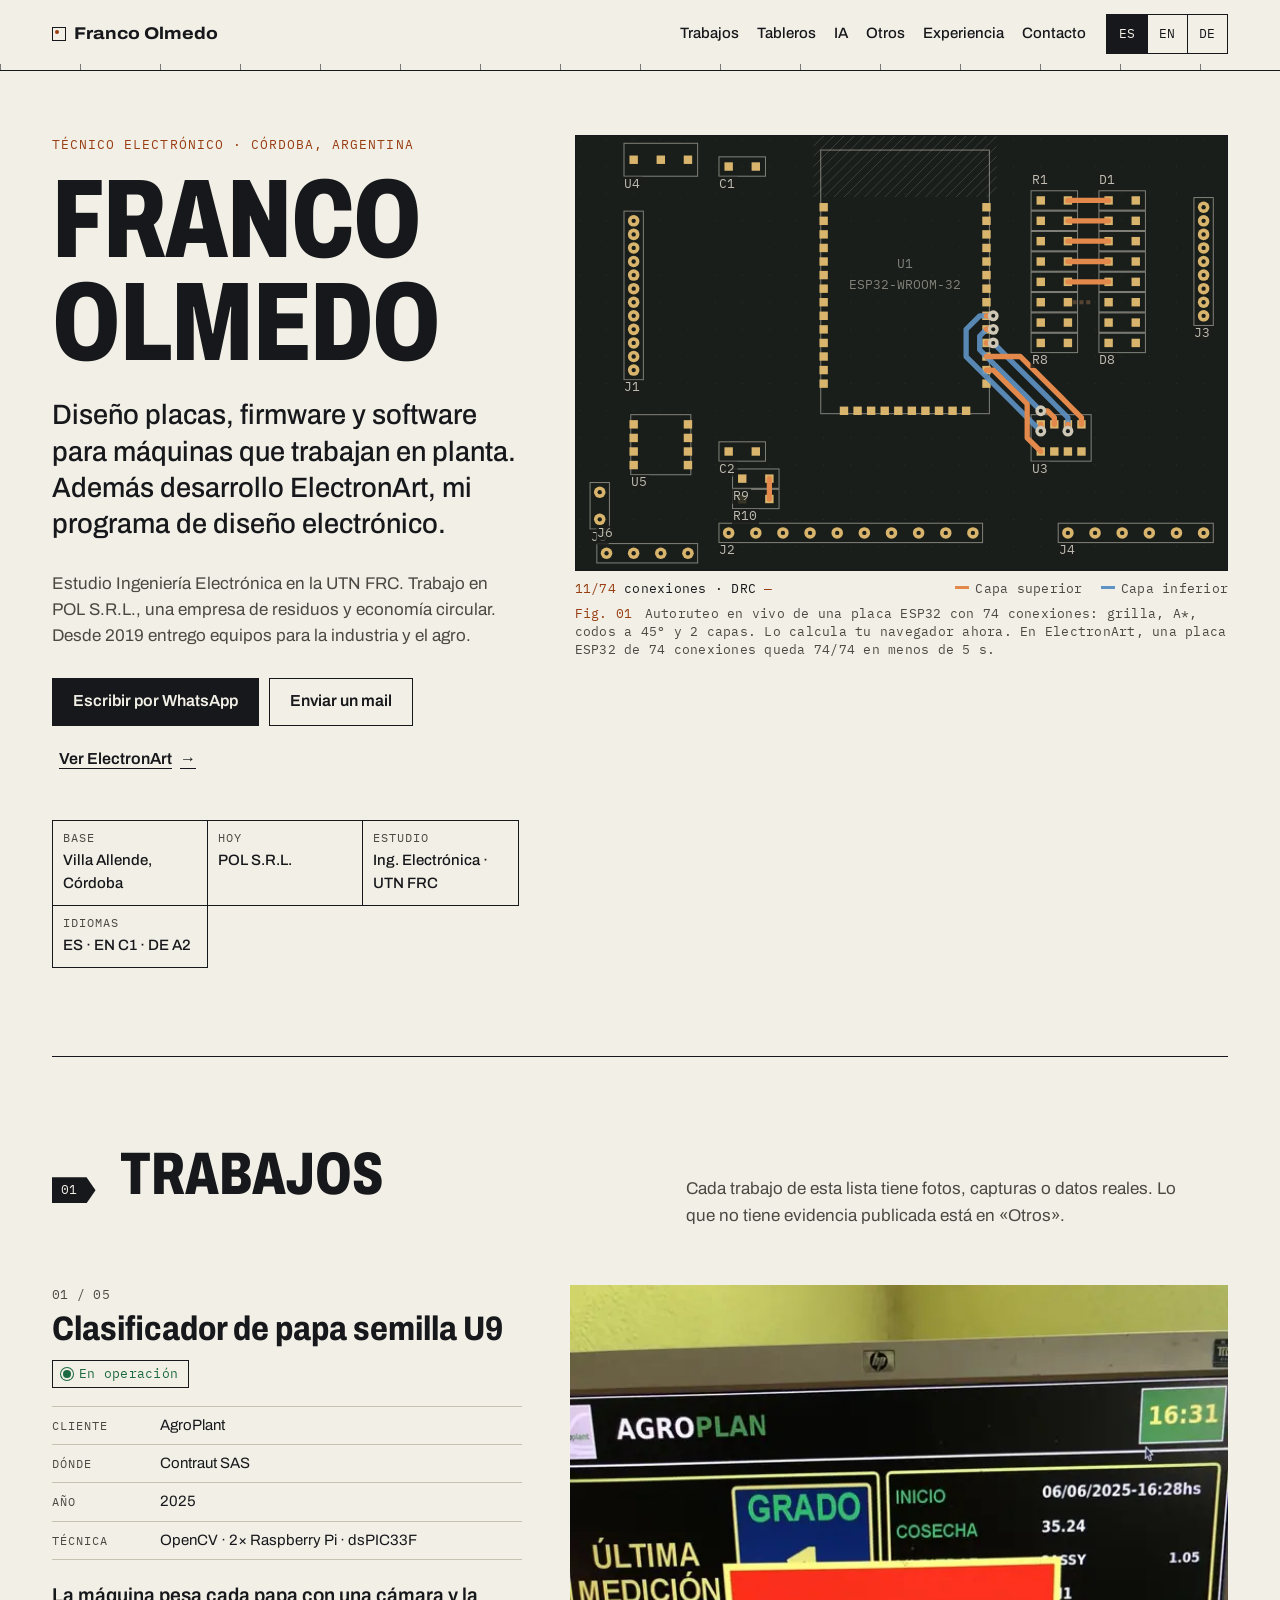
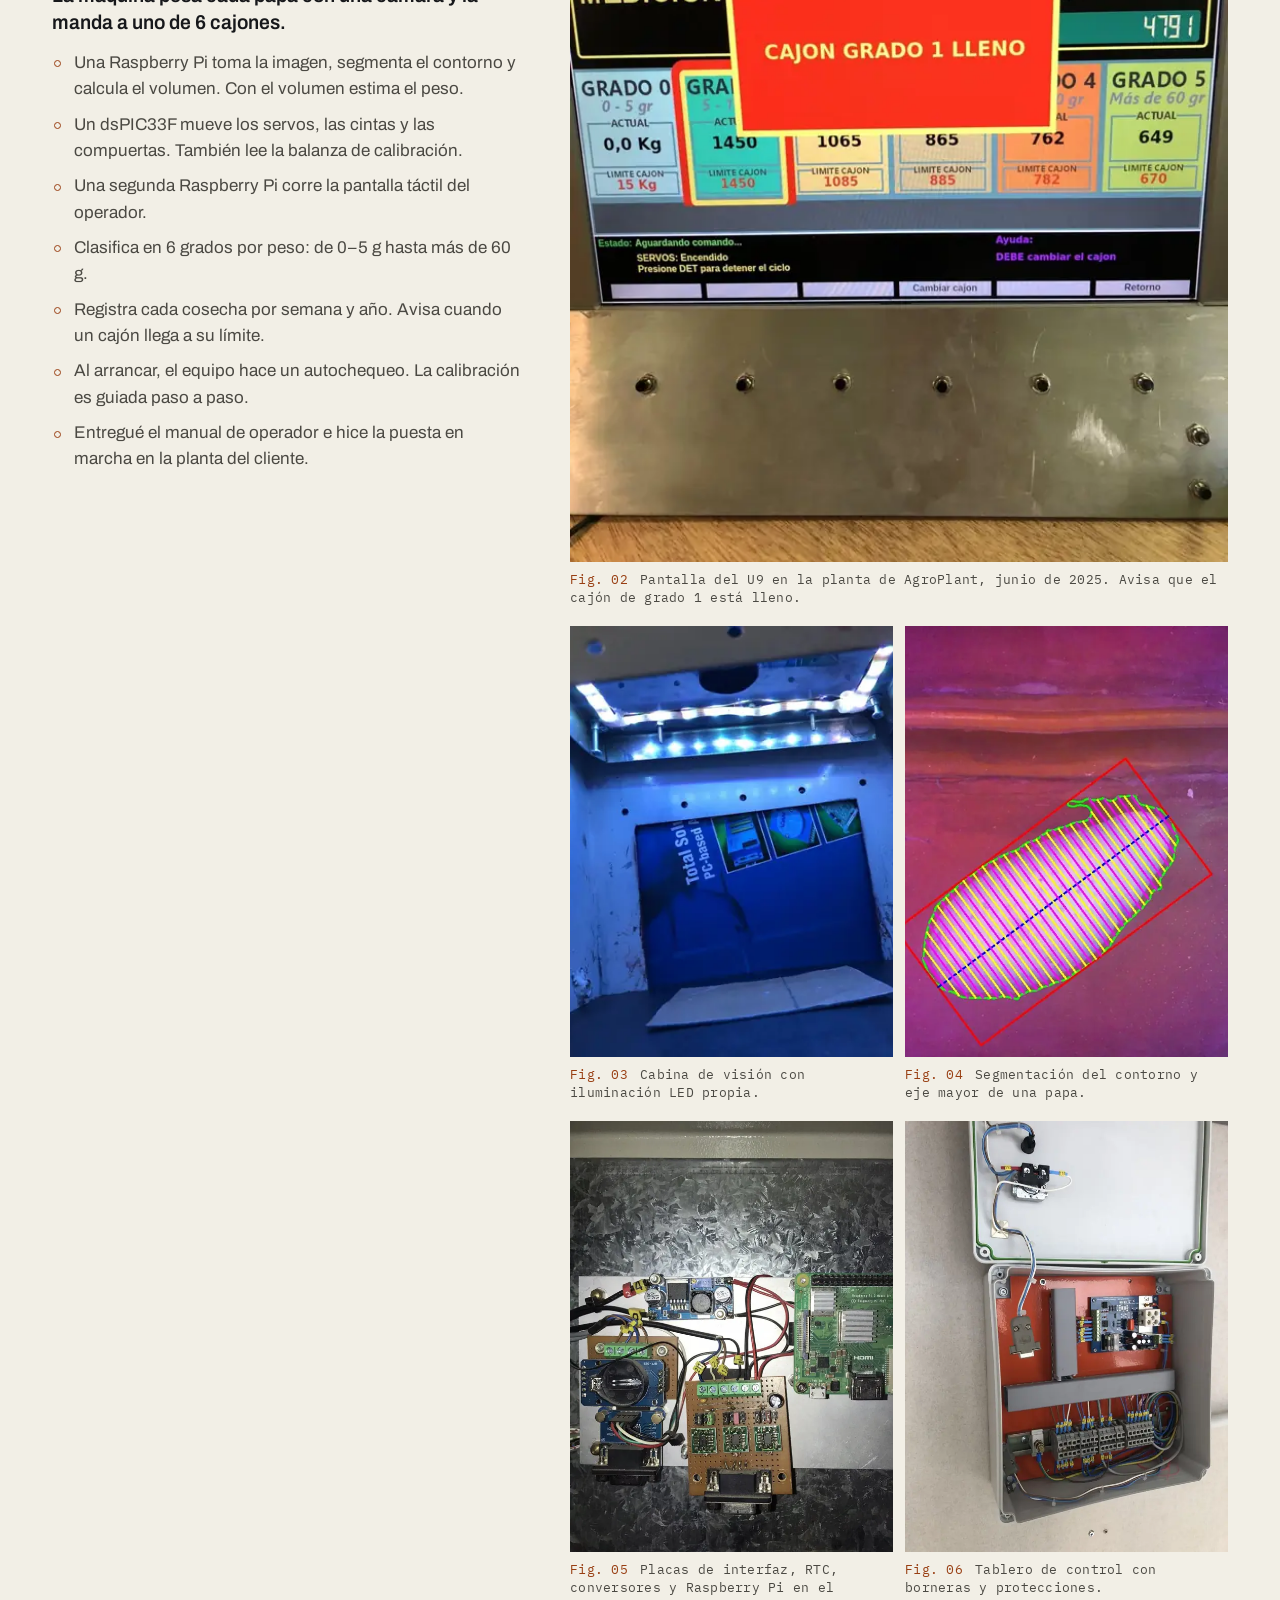
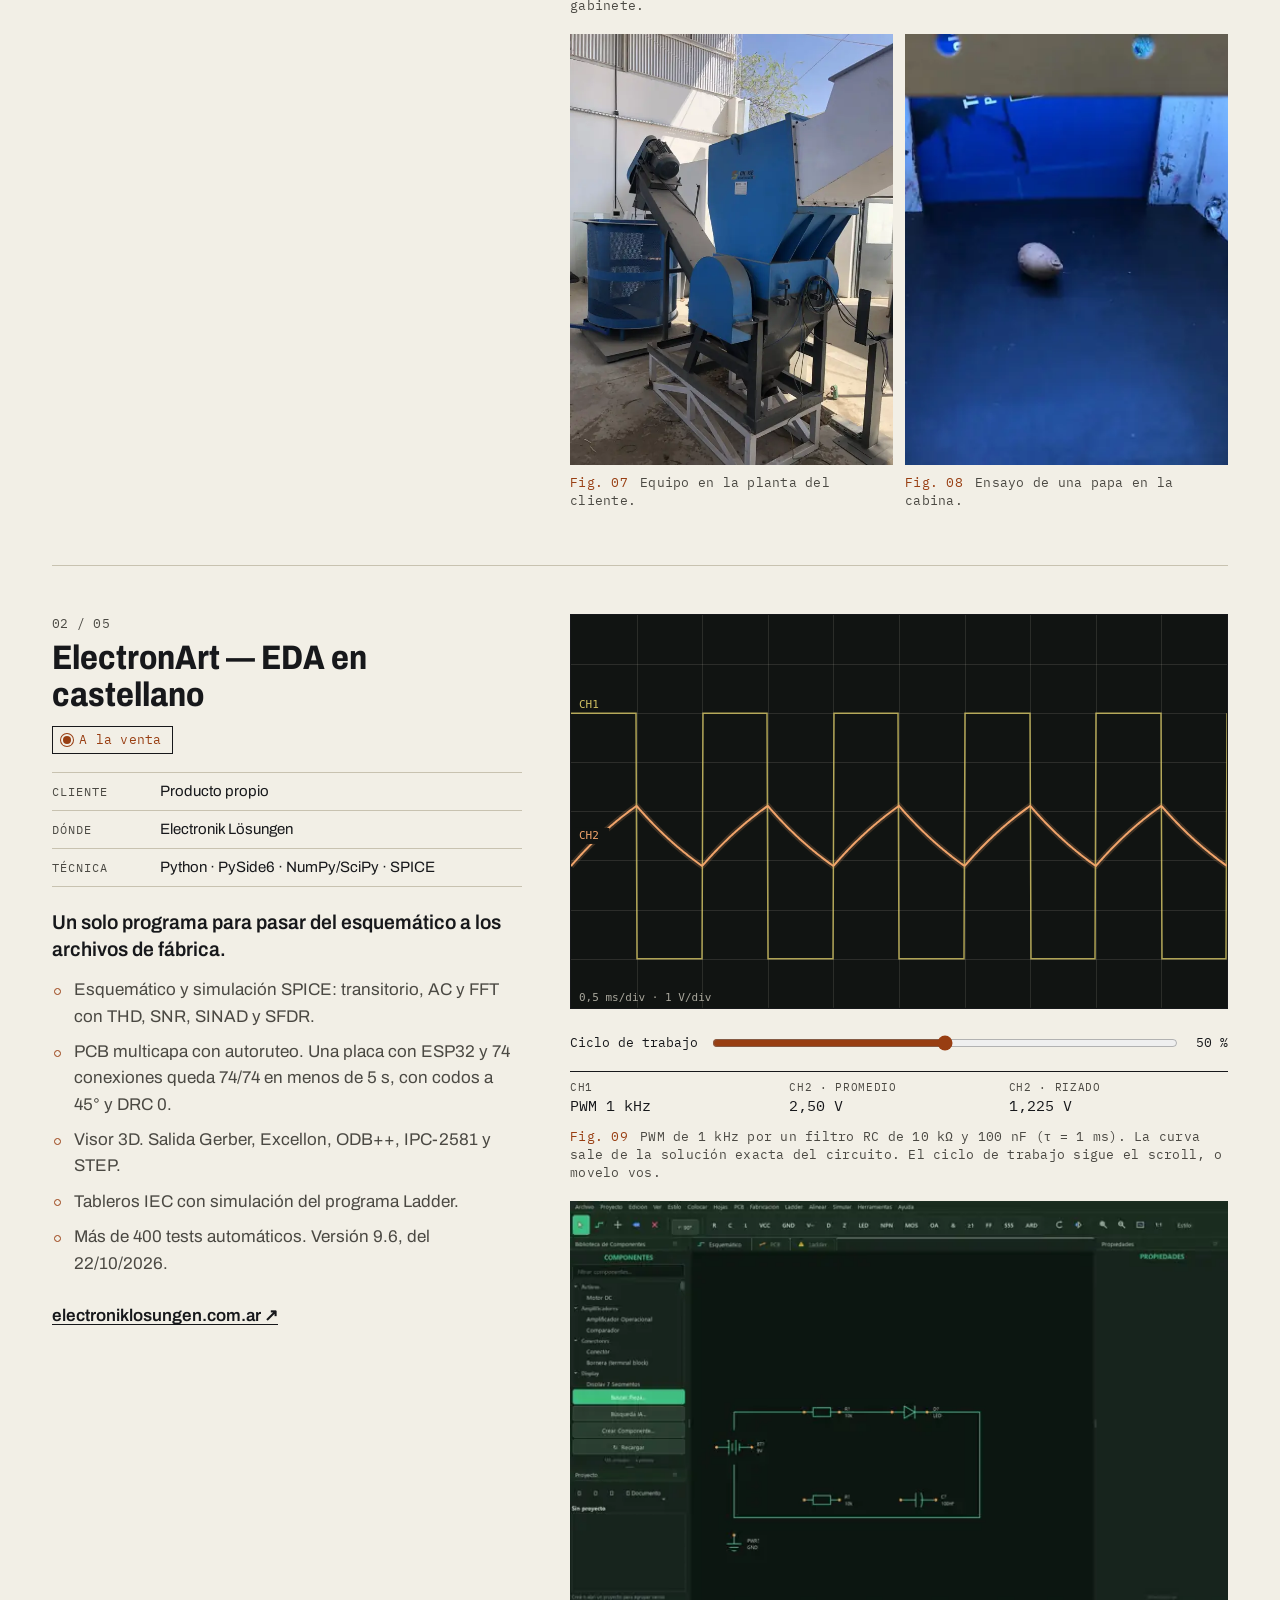
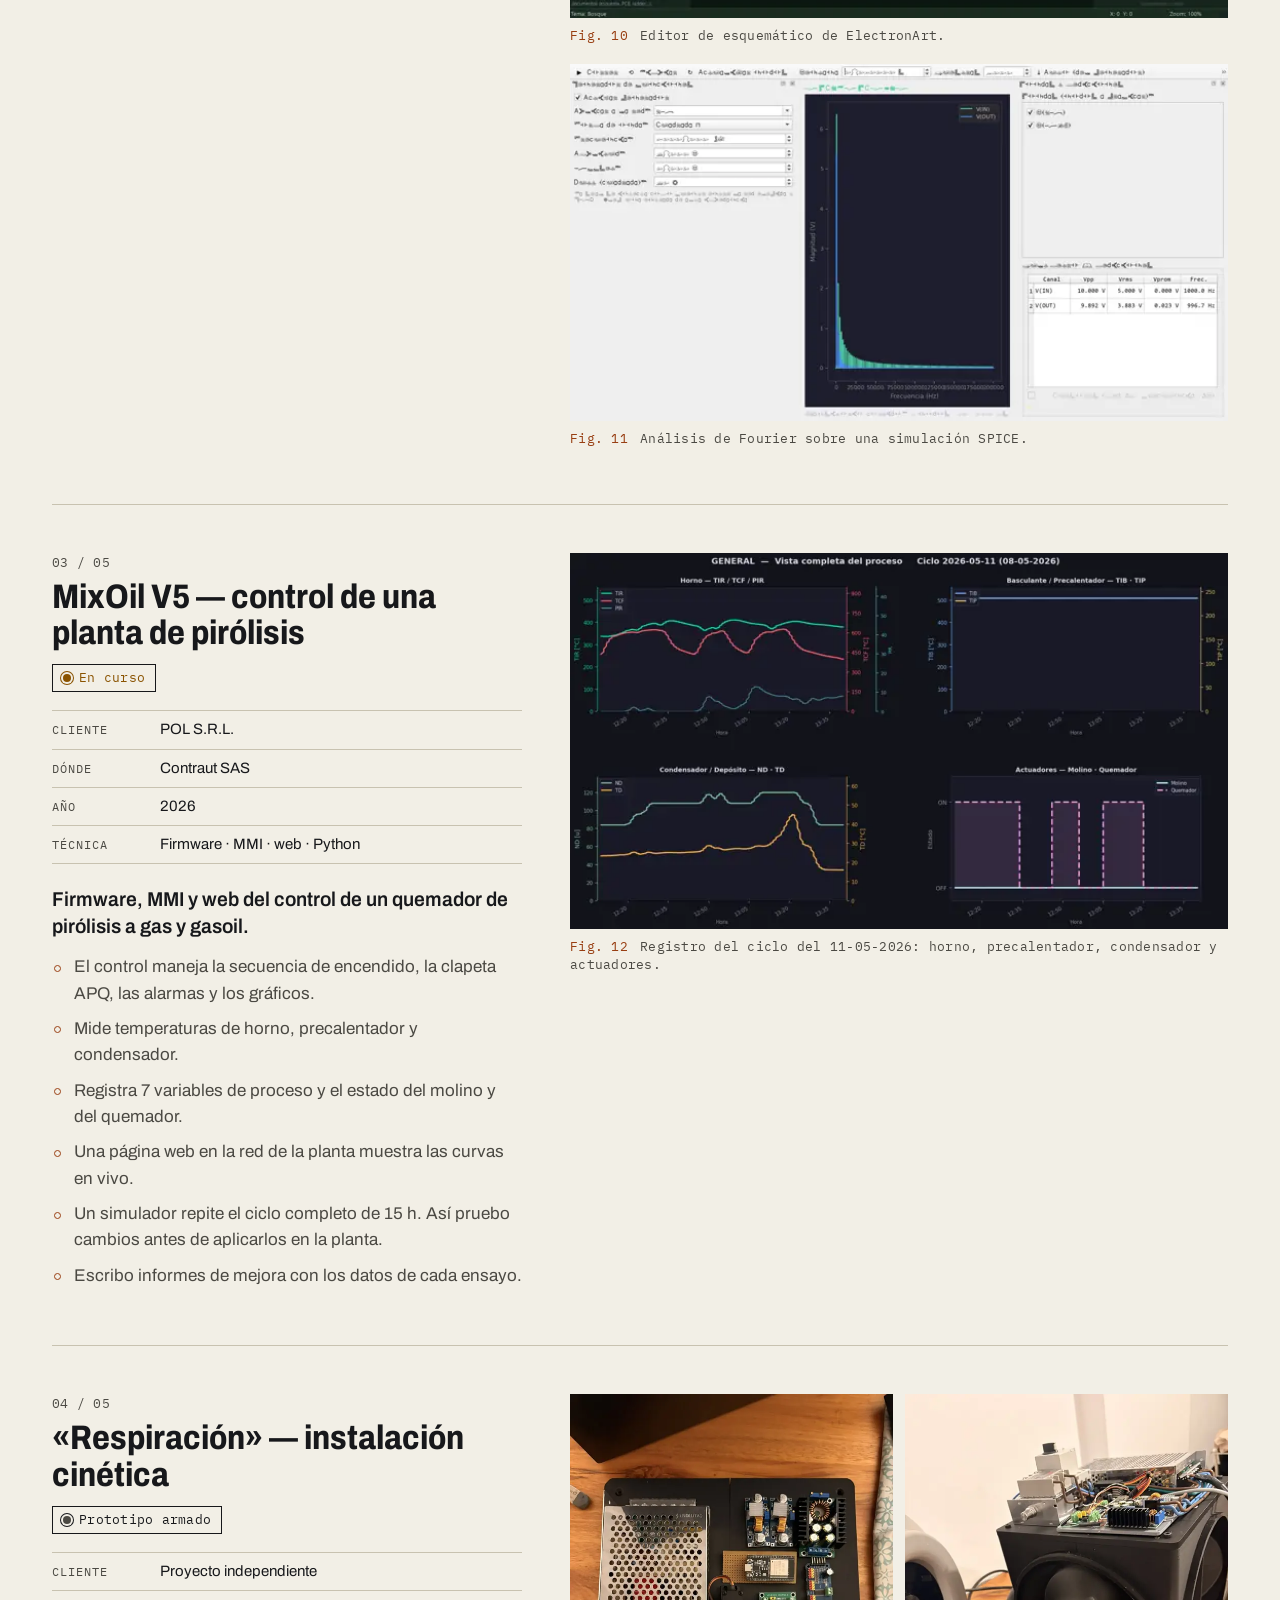
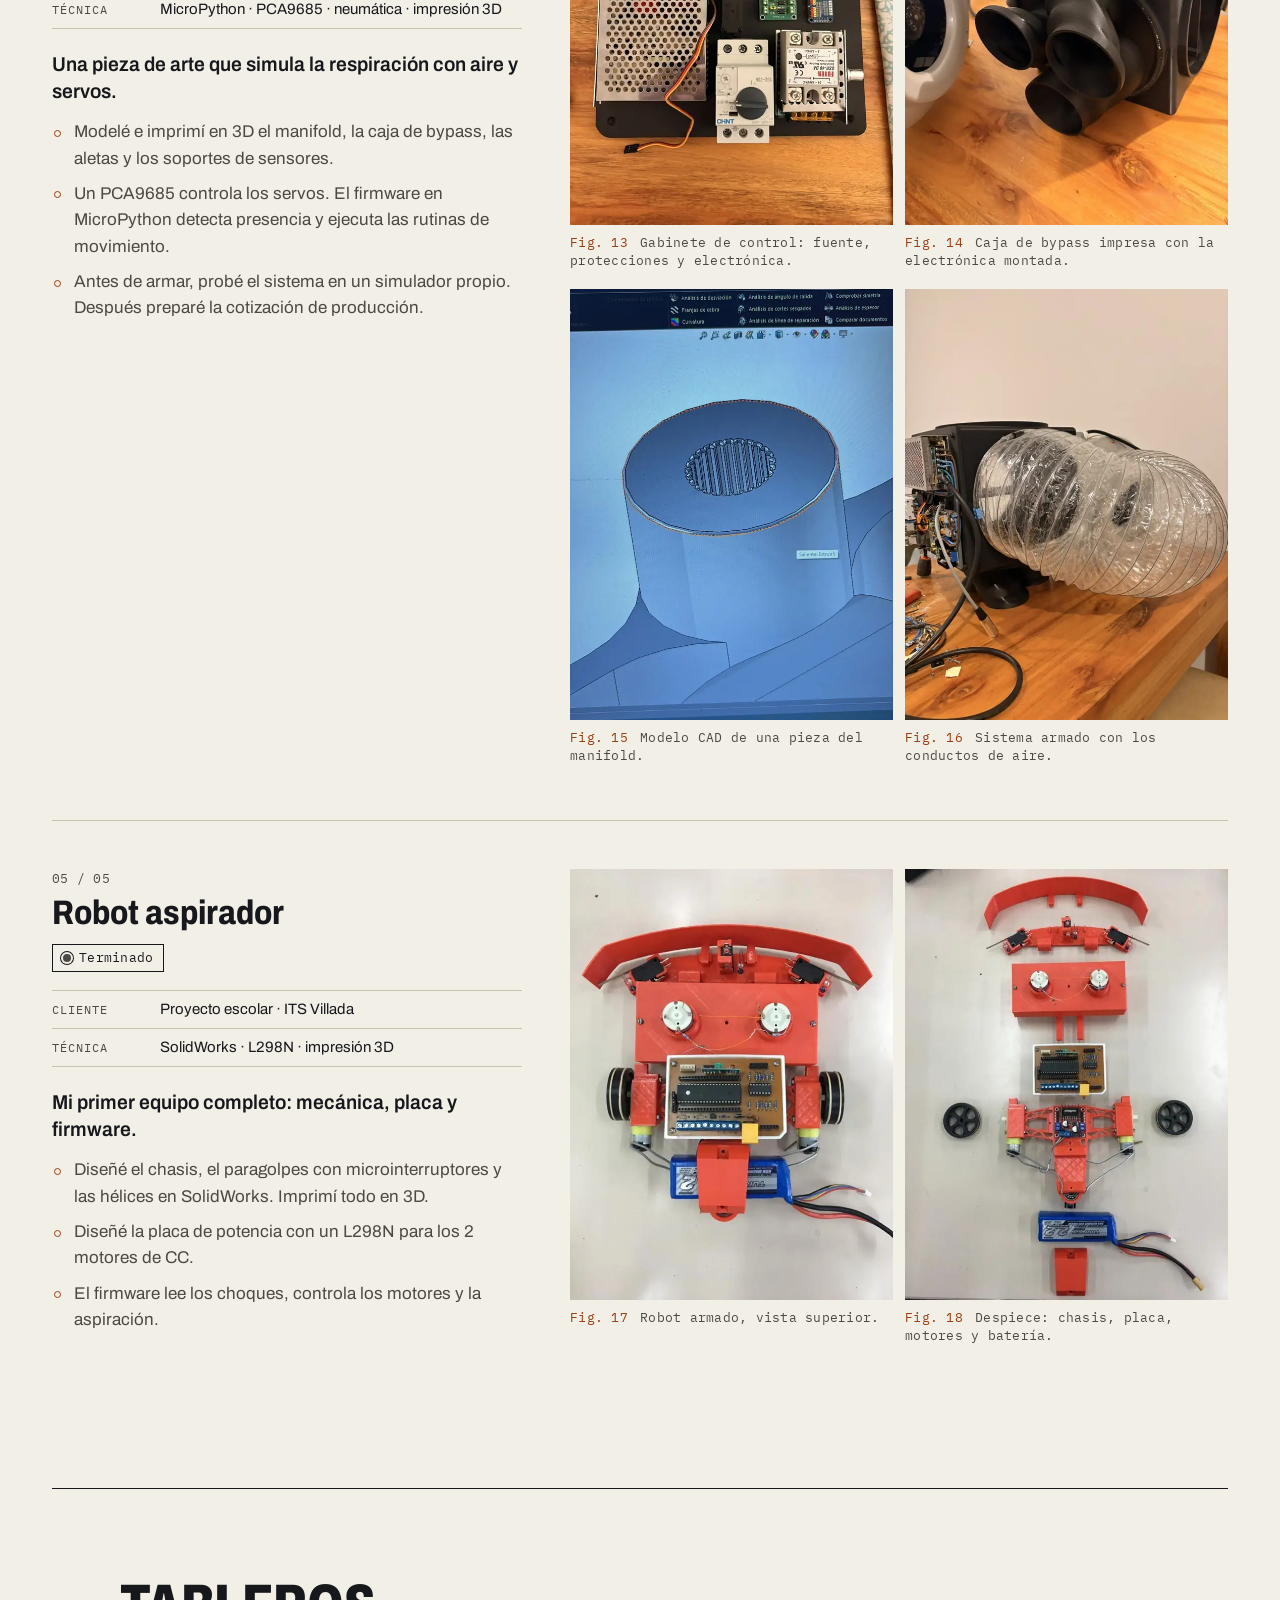
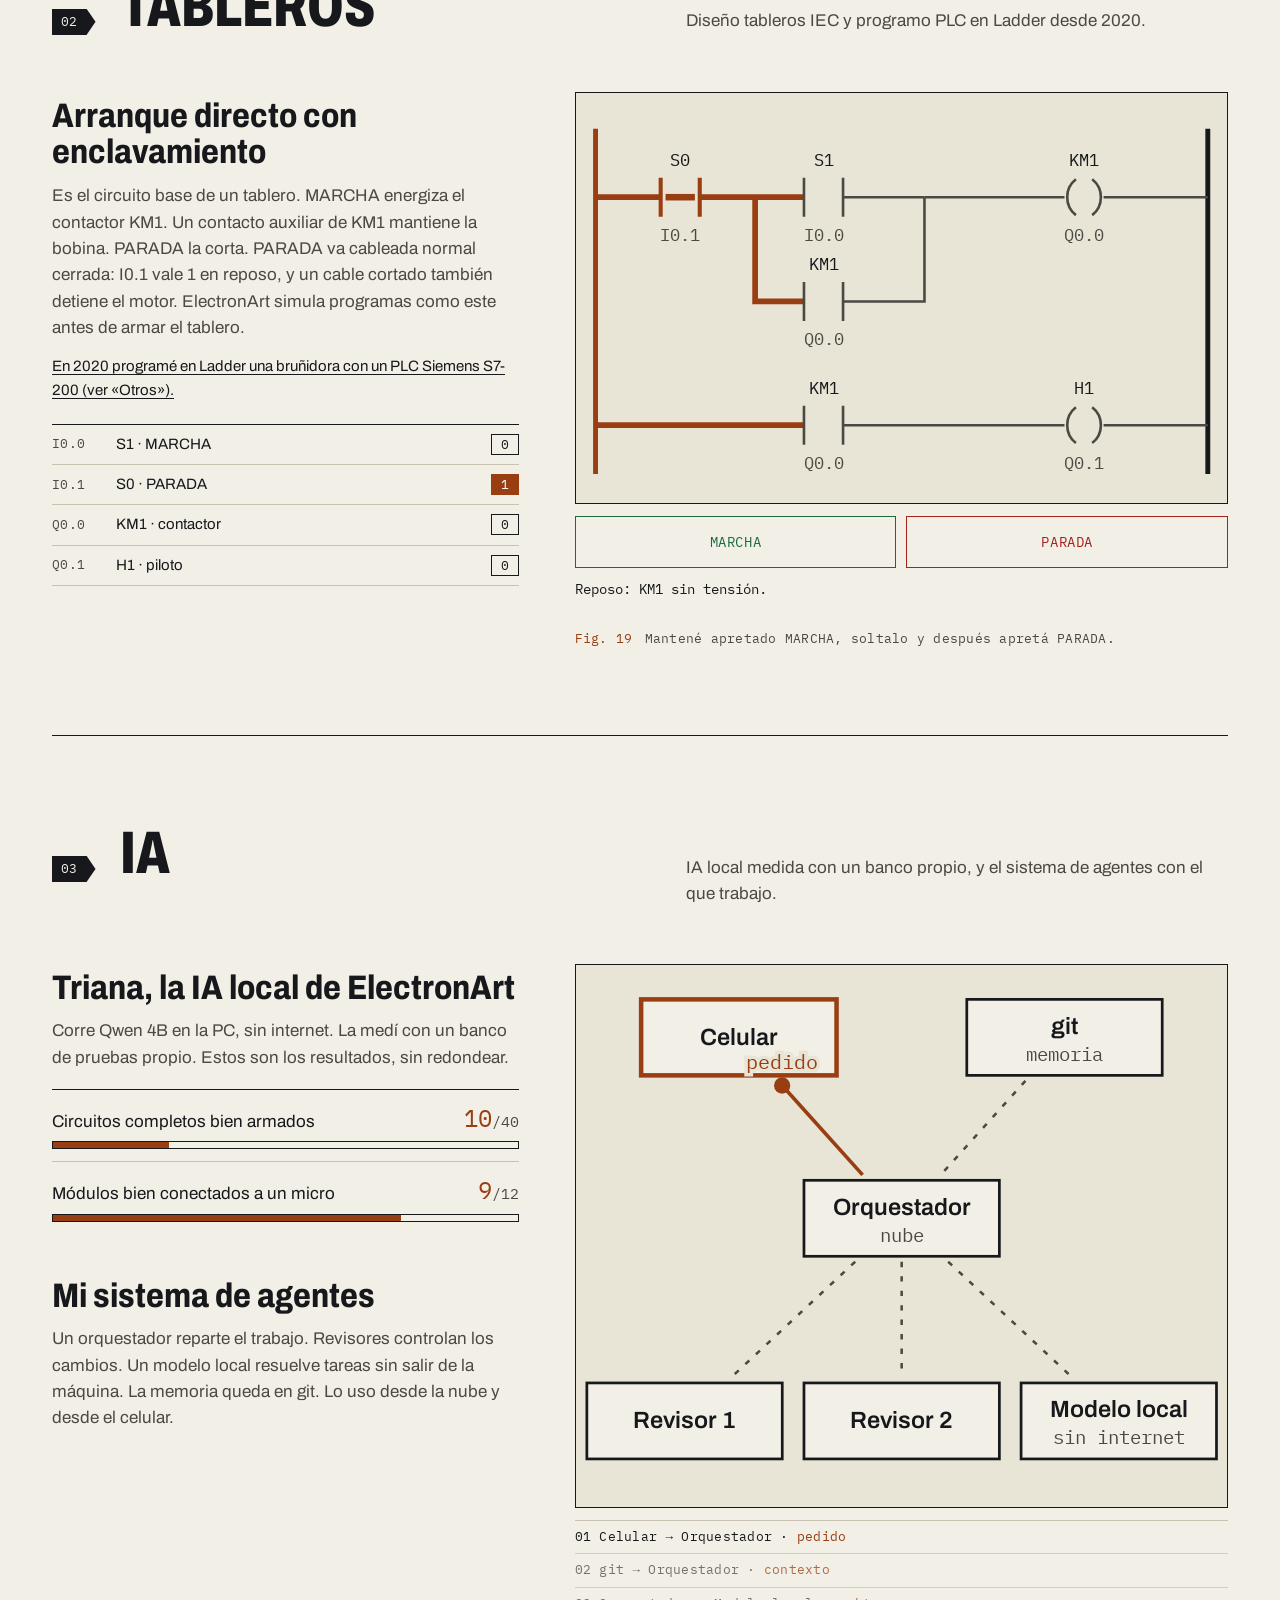
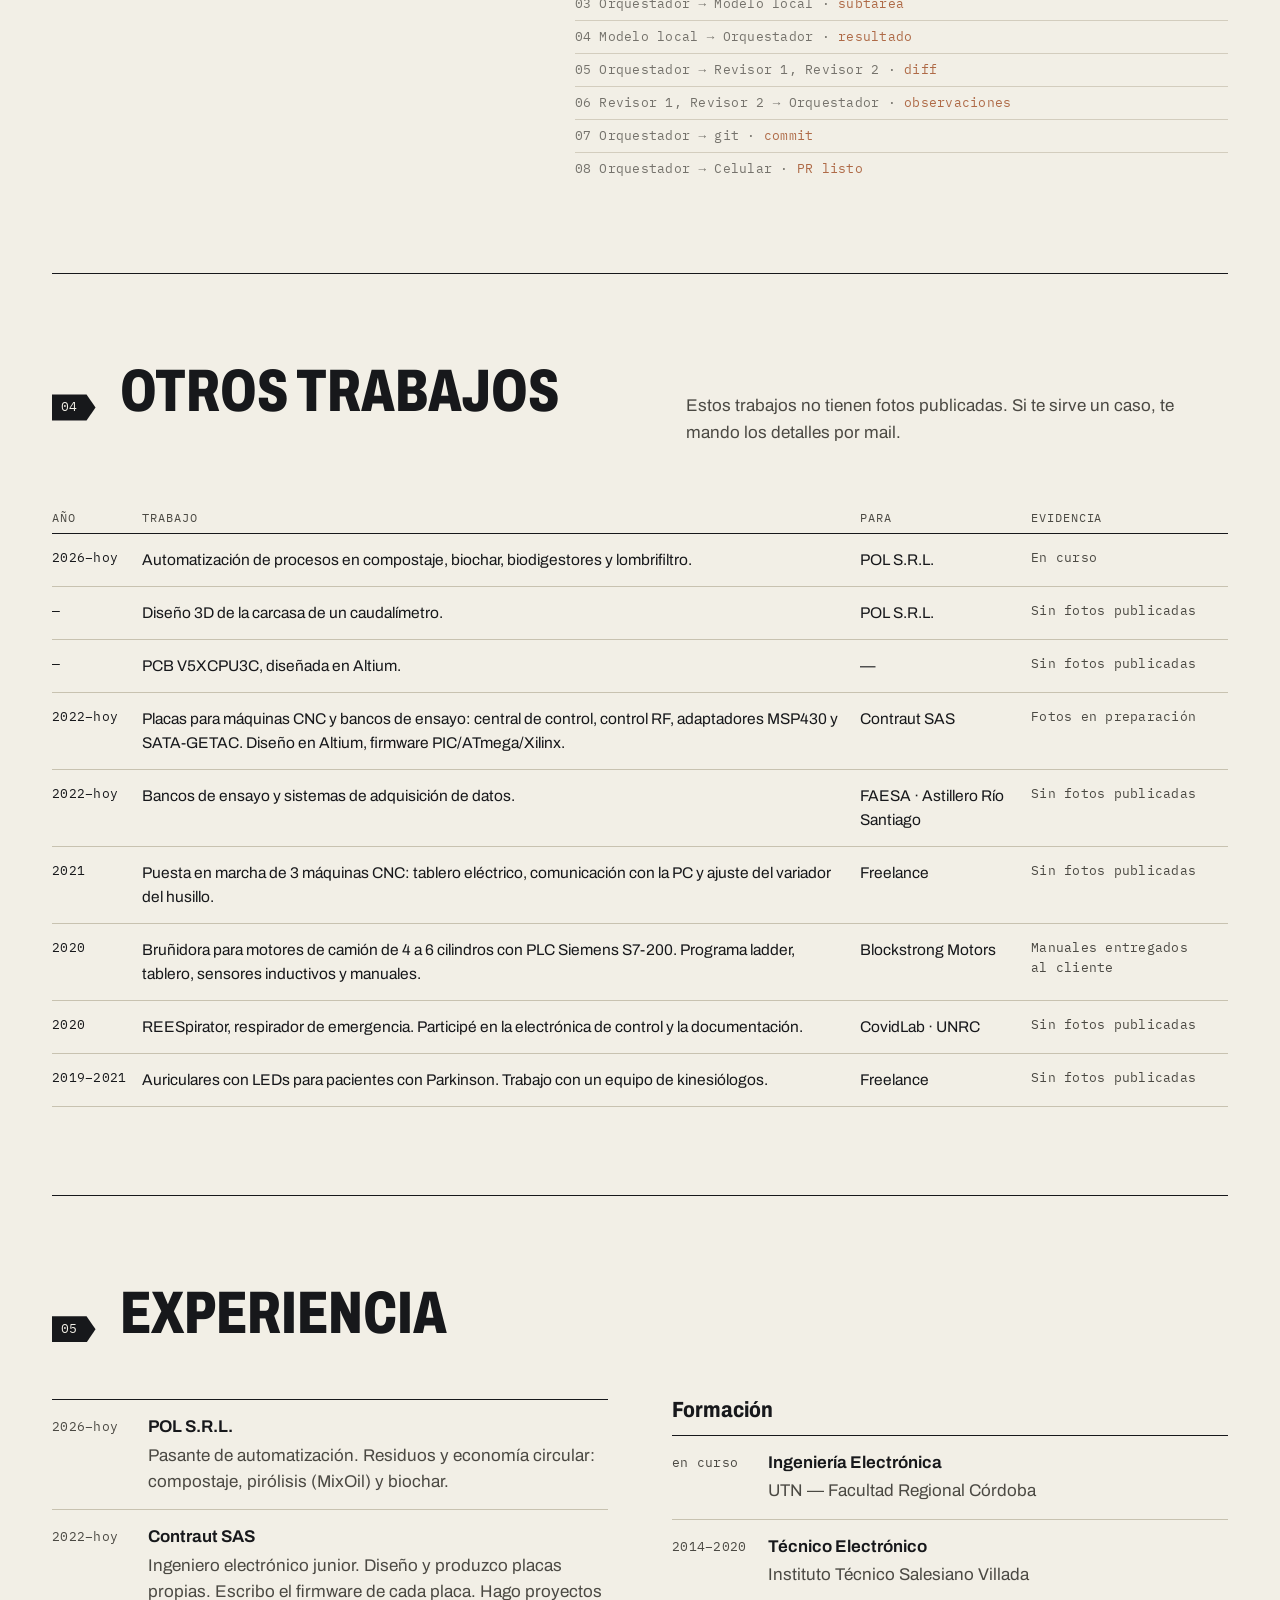
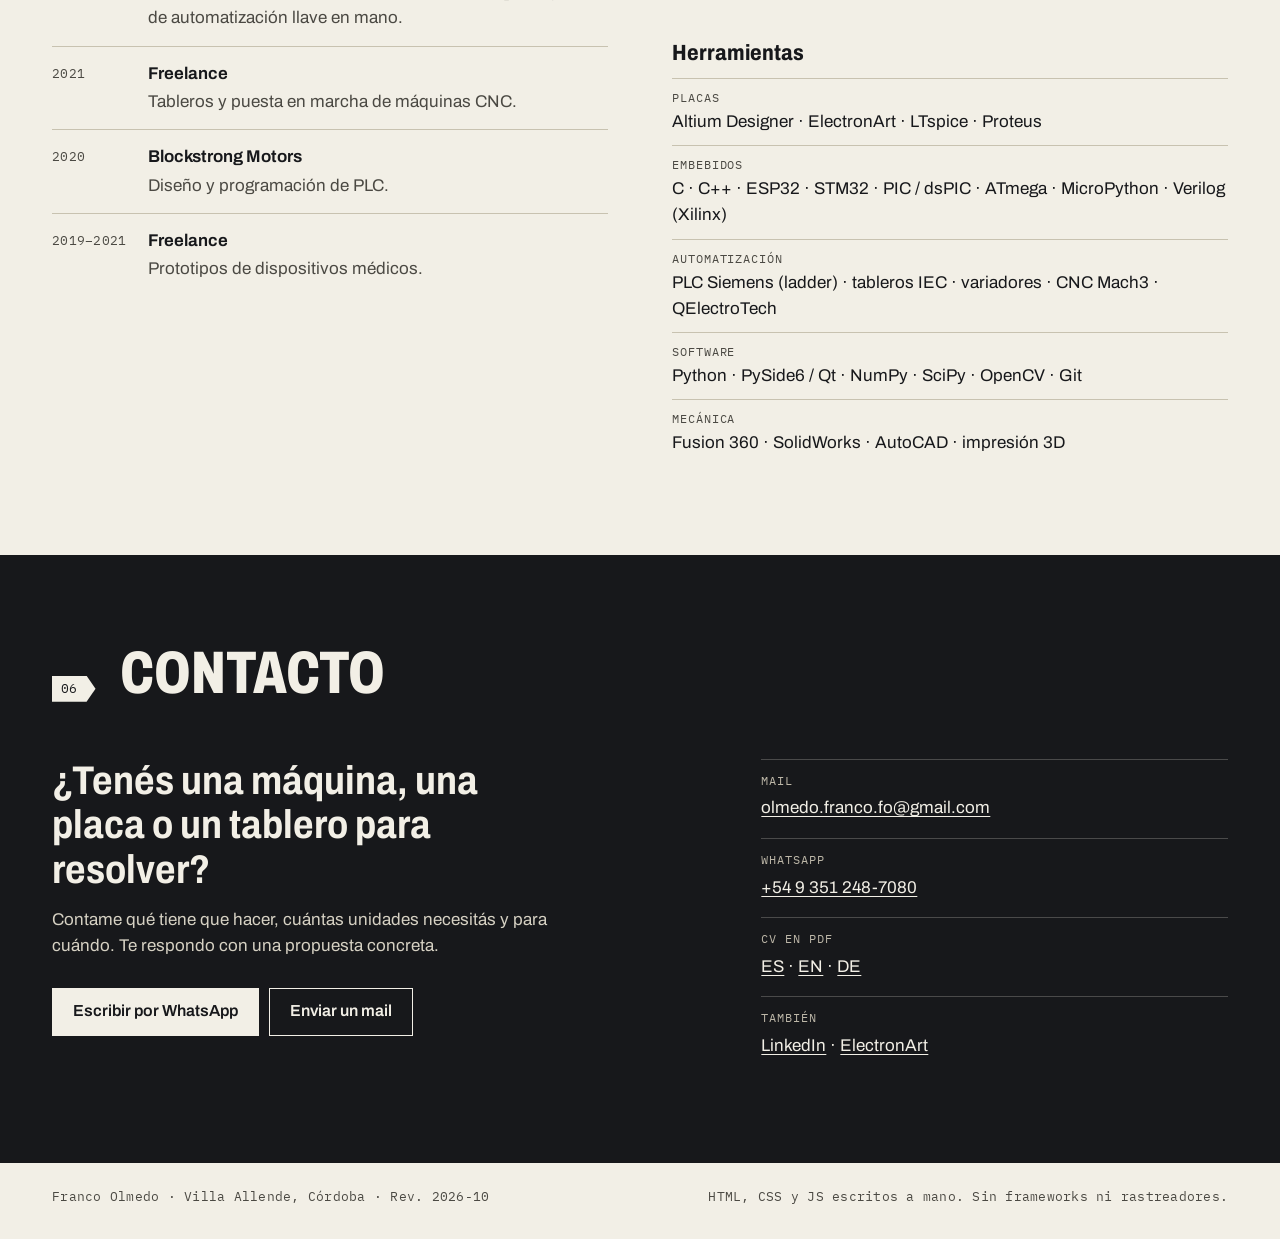
<file: index.html>
<!doctype html>
<html lang="es">
<head>
<meta charset="utf-8">
<meta name="viewport" content="width=device-width, initial-scale=1">
<title>Franco Olmedo — Técnico electrónico: placas, firmware y tableros</title>
<meta name="description" content="Técnico electrónico en Córdoba. Diseño placas, firmware (ESP32, dsPIC, STM32) y tableros IEC. Clasificador de papa U9 en planta, control de pirólisis MixOil y ElectronArt, EDA en castellano.">
<link rel="canonical" href="https://franco.electroniklosungen.com.ar/">
<link rel="alternate" hreflang="es" href="https://franco.electroniklosungen.com.ar/">
<link rel="alternate" hreflang="en" href="https://franco.electroniklosungen.com.ar/en/">
<link rel="alternate" hreflang="de" href="https://franco.electroniklosungen.com.ar/de/">
<link rel="alternate" hreflang="x-default" href="https://franco.electroniklosungen.com.ar/">
<meta property="og:type" content="profile">
<meta property="og:title" content="Franco Olmedo — Técnico electrónico: placas, firmware y tableros">
<meta property="og:description" content="Técnico electrónico en Córdoba. Diseño placas, firmware (ESP32, dsPIC, STM32) y tableros IEC. Clasificador de papa U9 en planta, control de pirólisis MixOil y ElectronArt, EDA en castellano.">
<meta property="og:url" content="https://franco.electroniklosungen.com.ar/">
<meta property="og:locale" content="es_AR">
<meta property="og:image" content="https://franco.electroniklosungen.com.ar/assets/img/og.jpg">
<meta property="og:image:width" content="1200">
<meta property="og:image:height" content="630">
<meta property="og:image:alt" content="Clasificador U9 en la planta de AgroPlant, junio de 2025. La pantalla avisa que el cajón de grado 1 está lleno.">
<meta name="twitter:card" content="summary_large_image">
<meta name="theme-color" content="#f2efe6">
<link rel="icon" href="favicon.svg" type="image/svg+xml">
<link rel="preload" href="assets/fonts/archivo-latin-wdth-normal.woff2" as="font" type="font/woff2" crossorigin>
<script>document.documentElement.className="js"</script>
<style>@font-face{font-family:Archivo;src:url(assets/fonts/archivo-latin-wdth-normal.woff2) format("woff2");font-weight:100 900;font-stretch:62% 125%;font-display:swap}
@font-face{font-family:"Plex Mono";src:url(assets/fonts/ibm-plex-mono-latin-400-normal.woff2) format("woff2");font-weight:400;font-display:swap}
:root{--paper:#f2efe6;--paper2:#e8e4d6;--ink:#17181b;--ink2:#4b4943;--rule:#c8c2b0;--cu:#983e12;--cu2:#f0a46b;--ok:#1b6a41;--run:#8a5300;
--board:#1a1e1b;--cuL:#e3894b;--bot:#5f93c4;
--sans:Archivo,"Helvetica Neue",Arial,sans-serif;--mono:"Plex Mono",ui-monospace,Menlo,Consolas,monospace;color-scheme:light}
*,*::before,*::after{box-sizing:border-box}
html{-webkit-text-size-adjust:100%;scroll-padding-top:84px}
body{margin:0;background:var(--paper);color:var(--ink);font:400 17px/1.55 var(--sans);font-stretch:100%}
img{display:block;max-width:100%;height:auto}
a{color:inherit;text-decoration-thickness:1px;text-underline-offset:3px}
a:hover{color:var(--cu)}
:focus-visible{outline:2px solid var(--cu);outline-offset:3px}
h1,h2,h3,p,dl,dd,ul,ol,figure{margin:0}
ul,ol{padding:0;list-style:none}
.wrap{max-width:1240px;margin:0 auto;padding:0 16px}
@media(min-width:760px){.wrap{padding:0 32px}}
.skip{position:absolute;left:8px;top:-60px;background:var(--ink);color:var(--paper);padding:10px 14px;z-index:9}
.skip:focus{top:8px}
.mono,.kicker,.case-n,.meta dt,.tblock dt,figcaption,.status,.y,.tools dt,.ct-list dt,.foot,.ev,.net,.langs,.hud,.log{font-family:var(--mono);font-size:13px;letter-spacing:.02em;font-variant-numeric:tabular-nums}

/* cabecera: hoja de plano con marcas de zona */
.top{background:var(--paper);border-bottom:1px solid var(--ink);position:relative}
.top::after{content:"";position:absolute;left:0;right:0;bottom:0;height:6px;pointer-events:none;
 background:repeating-linear-gradient(90deg,var(--ink) 0 1px,transparent 1px 80px);opacity:.55}
@media(min-width:760px){.top{position:sticky;top:0;z-index:5}}
.top-in{display:flex;flex-wrap:wrap;align-items:center;gap:6px 20px;padding-top:12px;padding-bottom:14px}
.brand{font-weight:750;font-stretch:112%;font-size:17px;text-decoration:none;display:flex;align-items:center;gap:8px;margin-right:auto;min-height:44px}
.pin1{width:14px;height:14px;border:1.5px solid var(--ink);position:relative}
.pin1::after{content:"";position:absolute;left:2px;top:2px;width:4px;height:4px;border-radius:50%;background:var(--cu)}
.nav{display:flex;flex-wrap:wrap;gap:0 18px;order:3;width:100%}
.nav a{display:inline-block;padding:8px 0;text-decoration:none;font-weight:500;font-size:15px}
.nav a:hover{text-decoration:underline}
@media(min-width:760px){.nav{order:0;width:auto}}
.langs{display:flex;border:1px solid var(--ink)}
.langs a{display:block;padding:9px 10px;text-decoration:none;min-width:40px;text-align:center}
.langs li+li a{border-left:1px solid var(--ink)}
.langs a[aria-current]{background:var(--ink);color:var(--paper)}

/* portada */
.hero{display:grid;gap:32px;padding-top:40px;padding-bottom:56px}
@media(min-width:960px){.hero{grid-template-columns:minmax(0,5fr) minmax(0,7fr);grid-template-areas:"a f" "b f";gap:28px 56px;padding-top:64px;padding-bottom:88px;align-items:start}
 .hero-a{grid-area:a}.rt{grid-area:f}.hero-b{grid-area:b}}
.kicker{color:var(--cu);text-transform:uppercase;letter-spacing:.08em}
h1{font-size:clamp(46px,11vw,112px);line-height:.92;font-weight:800;font-stretch:72%;letter-spacing:-.01em;text-transform:uppercase;margin-top:14px}
.lead{font-size:clamp(21px,2.6vw,28px);line-height:1.3;font-weight:500;font-stretch:96%;margin-top:22px;max-width:30ch}
.sub{color:var(--ink2);max-width:58ch}
.ctas{display:flex;flex-wrap:wrap;gap:10px;margin-top:28px}
.btn{display:inline-flex;align-items:center;gap:8px;min-height:48px;padding:0 20px;font-weight:600;font-size:16px;text-decoration:none;border:1.5px solid var(--ink)}
.btn-1{background:var(--ink);color:var(--paper)}
.btn-1:hover{background:var(--cu);border-color:var(--cu);color:#fff}
.btn-2:hover{background:var(--ink);color:var(--paper)}
.btn-3{border-color:transparent;padding:0 6px;text-decoration:underline;text-underline-offset:4px}
@media(max-width:420px){.hero .btn-1,.hero .btn-2{flex:1 1 100%;justify-content:center}}
.tblock{display:grid;grid-template-columns:repeat(auto-fill,minmax(140px,1fr));margin-top:36px;border-top:1px solid var(--ink);border-left:1px solid var(--ink)}
.tblock div{border-right:1px solid var(--ink);border-bottom:1px solid var(--ink);padding:8px 10px 10px}
.tblock dt,.meta dt,.tools dt,.ct-list dt{color:var(--ink2);text-transform:uppercase;font-size:11.5px;letter-spacing:.08em}
.tblock dd{font-size:15px;font-weight:500;margin-top:2px}

/* figuras */
.fig a{display:block;background:var(--paper2)}
figcaption{color:var(--ink2);margin-top:8px;font-size:12.5px;line-height:1.45}
.ref{color:var(--cu);margin-right:4px}
.hero-fig{max-width:460px}
@media(min-width:960px){.hero-fig{max-width:none}}
.hero-fig img{width:100%;border:1px solid var(--ink)}

/* secciones */
.sec{--g:16px;padding-top:56px;padding-bottom:56px;background:linear-gradient(var(--ink),var(--ink)) no-repeat center top/calc(100% - 2*var(--g)) 1px}
@media(min-width:760px){.sec{--g:32px}}
@media(min-width:960px){.sec{padding-top:88px;padding-bottom:88px}}
.sec-h{display:grid;gap:10px;margin-bottom:36px}
@media(min-width:960px){.sec-h{grid-template-columns:auto minmax(0,1fr) minmax(0,1fr);align-items:baseline;gap:24px;margin-bottom:56px}}
.net{display:inline-block;justify-self:start;background:var(--ink);color:var(--paper);padding:3px 18px 3px 9px;
 clip-path:polygon(0 0,calc(100% - 9px) 0,100% 50%,calc(100% - 9px) 100%,0 100%)}
h2{font-size:clamp(34px,6vw,60px);line-height:1;font-weight:800;font-stretch:72%;text-transform:uppercase}
.sec-sub{color:var(--ink2);max-width:52ch}

/* casos */
.case{display:grid;gap:24px;padding:32px 0 40px;border-top:1px solid var(--rule)}
.case:first-of-type{border-top:0;padding-top:0}
@media(min-width:960px){.case{grid-template-columns:minmax(0,5fr) minmax(0,7fr);gap:48px;padding:48px 0 56px}.case-txt{position:sticky;top:96px;align-self:start}}
.case-n{color:var(--ink2)}
h3{font-size:clamp(25px,3.2vw,34px);line-height:1.08;font-weight:750;font-stretch:85%;margin-top:6px}
.status{display:inline-flex;align-items:center;gap:8px;margin-top:12px;border:1px solid var(--ink);padding:3px 10px}
.led{width:8px;height:8px;border-radius:50%;background:var(--ink2);box-shadow:0 0 0 2px var(--paper),0 0 0 3px currentColor}
.st_op .led{background:var(--ok)}.st_op{color:var(--ok)}
.st_run .led{background:var(--run)}.st_run{color:var(--run)}
.st_sale .led{background:var(--cu)}.st_sale{color:var(--cu)}
.meta{margin-top:18px;border-top:1px solid var(--rule)}
.meta div{display:grid;grid-template-columns:96px minmax(0,1fr);gap:12px;padding:7px 0;border-bottom:1px solid var(--rule)}
.meta dt{padding-top:3px}
.meta dd{font-size:15px}
.case-lead{font-size:20px;line-height:1.35;font-weight:600;font-stretch:95%;margin-top:22px}
.pts{margin-top:14px}
.pts li{position:relative;padding-left:22px;margin-top:9px;color:var(--ink2)}
.pts li::before{content:"";position:absolute;left:2px;top:.62em;width:7px;height:7px;border:1.5px solid var(--cu);border-radius:50%}
.ext{display:inline-block;margin-top:20px;font-weight:600;padding:6px 0}
.case-figs{display:grid;grid-template-columns:1fr 1fr;gap:20px 12px;align-content:start}
.case-figs .fig img{width:100%;aspect-ratio:3/4;object-fit:cover}
.case-figs .fig.w{grid-column:1/-1}
.case-figs .fig.w img{aspect-ratio:auto}
.case-figs.one{grid-template-columns:1fr}
@media(min-width:960px){.case-figs.c3{grid-template-columns:repeat(3,1fr)}}

/* tabla tipo BOM */
.bom{width:100%;border-collapse:collapse;font-size:15.5px}
.bom th{text-align:left;font:400 11.5px var(--mono);letter-spacing:.08em;text-transform:uppercase;color:var(--ink2);padding:8px 12px 8px 0;border-bottom:1px solid var(--ink)}
.bom td{padding:14px 16px 14px 0;border-bottom:1px solid var(--rule);vertical-align:top}
.bom .y{white-space:nowrap}
.bom .ev{color:var(--ink2);font-size:12.5px}
@media(max-width:699px){
 .bom thead{position:absolute;width:1px;height:1px;overflow:hidden;clip:rect(0 0 0 0)}
 .bom tr{display:grid;grid-template-columns:minmax(0,1fr) auto;gap:4px 12px;padding:14px 0;border-bottom:1px solid var(--rule)}
 .bom td{display:block;padding:0;border:0}
 .bom td:nth-child(2){grid-column:1/-1;grid-row:2}
 .bom td:nth-child(3){grid-row:3;font-size:14px;color:var(--ink2)}
 .bom td.ev{grid-row:3;text-align:right}
}

/* experiencia */
.cols{display:grid;gap:40px}
@media(min-width:960px){.cols{grid-template-columns:1fr 1fr;gap:64px}}
.tl li{display:grid;grid-template-columns:84px minmax(0,1fr);gap:12px;padding:14px 0;border-top:1px solid var(--rule)}
.tl li:first-child{border-top:1px solid var(--ink)}
.tl .y{padding-top:3px;color:var(--ink2)}
.tl b{font-weight:650}
.tl p{color:var(--ink2);margin-top:2px}
.h-sm{font-size:22px;font-stretch:85%;margin:0 0 12px}
.tl+.h-sm{margin-top:40px}
.tools div{padding:10px 0;border-top:1px solid var(--rule)}
.tools dd{margin-top:2px}

/* contacto */
.contact{background:var(--ink);color:var(--paper)}
.contact .net{background:var(--paper);color:var(--ink)}
.contact a:hover{color:var(--cu2)}
.ct-grid{display:grid;gap:40px}
@media(min-width:960px){.ct-grid{grid-template-columns:minmax(0,7fr) minmax(0,5fr);gap:56px}}
.ct-lead{font-size:clamp(26px,3.6vw,40px);line-height:1.12;font-weight:700;font-stretch:85%;max-width:22ch}
.ct-sub{margin-top:14px;color:#d6d1c3;max-width:52ch}
.contact .btn{border-color:var(--paper)}
.contact .btn-1{background:var(--paper);color:var(--ink)}
.contact .btn-1:hover{background:var(--cu2);border-color:var(--cu2);color:var(--ink)}
.contact .btn-2:hover{background:var(--paper);color:var(--ink)}
.ct-list div{padding:12px 0;border-top:1px solid #4a4a4a}
.ct-list dt{color:#bdb7a8}
.ct-list dd{font-size:17px;margin-top:2px;overflow-wrap:anywhere}
.ct-list a{display:inline-block;padding:4px 0}
.foot{display:flex;flex-wrap:wrap;justify-content:space-between;gap:6px 24px;padding-top:24px;padding-bottom:32px;color:var(--ink2);font-size:12.5px}

/* piezas en vivo: sin JS no se muestran los lienzos */
html:not(.js) .rt,html:not(.js) .osc{display:none}
.rt-box,.osc-box{position:relative;border:1px solid var(--ink)}
.rt-box{aspect-ratio:3/2;background:var(--board)}
.osc-box{aspect-ratio:5/3;background:#111412}
.rt canvas,.osc canvas{position:absolute;inset:0;width:100%;height:100%;display:block}
.hud{display:flex;flex-wrap:wrap;align-items:center;justify-content:space-between;gap:4px 16px;margin-top:8px;font-size:12.5px}
.hud p{margin:0}
.hud b{font-weight:400;color:var(--cu)}
.hud-k{color:var(--ink2)}
.k{display:inline-block;width:14px;height:3px;margin:0 6px 3px 0;vertical-align:middle}
.k-top{background:var(--cuL)}.k-bot{background:var(--bot);margin-left:10px}
.again,.pb{font:13px var(--mono);letter-spacing:.04em;background:none;color:var(--ink);border:1.5px solid var(--ink);padding:0 14px;min-height:40px;cursor:pointer}
.again:hover{background:var(--ink);color:var(--paper)}
.rt figcaption{margin-top:6px}

/* osciloscopio */
.osc-ctl{display:flex;align-items:center;gap:12px;margin-top:10px;font:13px var(--mono)}
.osc-ctl input{flex:1;min-width:0;height:44px;accent-color:var(--cu)}
.osc-ctl output{min-width:4.5ch;text-align:right;font-variant-numeric:tabular-nums}
.osc-read{display:grid;grid-template-columns:repeat(3,minmax(0,1fr));border-top:1px solid var(--ink);margin-top:4px}
.osc-read div{padding:8px 8px 4px 0}
.osc-read dt{font:11px var(--mono);letter-spacing:.06em;text-transform:uppercase;color:var(--ink2)}
.osc-read dd{font:15px var(--mono);font-variant-numeric:tabular-nums;margin-top:2px}

/* bloques de dos columnas: Tableros e IA */
.duo{display:grid;gap:32px}
@media(min-width:960px){.duo{grid-template-columns:minmax(0,5fr) minmax(0,7fr);gap:56px;align-items:start}}
.duo-p{color:var(--ink2);margin-top:12px;max-width:56ch}
.duo-ev{margin-top:14px;font-size:15px}
.io{width:100%;border-collapse:collapse;margin-top:22px;font-size:15px}
.io td,.io th{padding:8px 0;border-bottom:1px solid var(--rule);text-align:left;font-weight:400}
.io tr:first-child>*{border-top:1px solid var(--ink)}
.io .y{width:64px;color:var(--ink2)}
.io .v{text-align:right}
[data-io]{display:inline-block;min-width:28px;text-align:center;font:13px var(--mono);border:1px solid var(--ink);padding:1px 0}
[data-io].hi{background:var(--cu);border-color:var(--cu);color:#fff}

/* Ladder */
.lad{display:block;width:100%;height:auto;background:var(--paper2);border:1px solid var(--ink)}
.lad path{fill:none;stroke:var(--ink2);stroke-width:1.6;transition:stroke .12s,stroke-width .12s}
.lad .rail{stroke:var(--ink);stroke-width:3}
.lad .rail:not(.r){stroke:var(--cu)}
.lad .w.on{stroke:var(--cu);stroke-width:3.5}
.lad text{font:10.5px var(--mono);fill:var(--ink);text-anchor:middle}
.lad .ad{fill:var(--ink2)}
.ct .bar{fill:none}
.ct.cl .bar{fill:var(--cu)}
.ct.cl path{stroke:var(--cu);stroke-width:2.5}
.coil circle{fill:none}
.coil.on circle{fill:var(--cu2)}
.coil.on path{stroke:var(--cu);stroke-width:2.5}
.lad-ctl{display:flex;gap:10px;margin-top:12px}
.pb{flex:1;min-height:52px;font-size:14px;font-weight:400;touch-action:manipulation;-webkit-user-select:none;user-select:none}
.pb.on{border-color:var(--ok);color:var(--ok)}
.pb.off{border-color:#a3241c;color:#a3241c}
.pb.down{color:#fff}.pb.on.down{background:var(--ok)}.pb.off.down{background:#a3241c}
.lad-msg{font:14px var(--mono);margin-top:12px;min-height:2.9em}

/* IA */
.bars{margin-top:18px}
.bars li{display:grid;grid-template-columns:minmax(0,1fr) auto;align-items:baseline;gap:6px 12px;padding:12px 0;border-top:1px solid var(--rule)}
.bars li:first-child{border-top-color:var(--ink)}
.bn{font:15px var(--mono);font-variant-numeric:tabular-nums;color:var(--ink2)}
.bn b{font-size:24px;font-weight:400;color:var(--cu)}
.bt{grid-column:1/-1;height:8px;border:1px solid var(--ink);background:var(--paper)}
.bt span{display:block;height:100%;background:var(--cu)}
.h-ag{margin-top:44px}
.ag{display:block;width:100%;height:auto;border:1px solid var(--ink);background:var(--paper2)}
.ag .e{fill:none;stroke:var(--ink2);stroke-width:1.4;stroke-dasharray:3 5}
.ag .e.on{stroke:var(--cu);stroke-width:2;stroke-dasharray:none}
.nd rect{fill:var(--paper);stroke:var(--ink);stroke-width:1.5;transition:stroke .2s}
.nd.on rect{stroke:var(--cu);stroke-width:2.5}
.nd text{font:600 13px var(--sans);text-anchor:middle;fill:var(--ink)}
.nd .sub{font:400 10.5px var(--mono);fill:var(--ink2)}
.msgs circle{fill:var(--cu)}
.msgs text{font:11px var(--mono);fill:var(--cu);text-anchor:middle;paint-order:stroke;stroke:var(--paper2);stroke-width:4px}
.log{margin-top:12px;font-size:12.5px}
.log li{padding:6px 0;border-top:1px solid var(--rule);color:var(--ink2);transition:opacity .2s}
.log b{font-weight:400;color:var(--cu)}
.anim .log li{opacity:.75}
.anim .log li.cur{opacity:1;color:var(--ink)}
@media(prefers-reduced-motion:reduce){*,*::before,*::after{transition:none!important;scroll-behavior:auto!important}}
@media(max-width:959px){.duo .live{order:-1}}
</style>
<script type="application/ld+json">{"@context":"https://schema.org","@type":"Person","name":"Franco Olmedo","url":"https://franco.electroniklosungen.com.ar/","email":"mailto:olmedo.franco.fo@gmail.com","telephone":"+54 9 351 248-7080","jobTitle":"Técnico electrónico","worksFor":{"@type":"Organization","name":"POL S.R.L."},"alumniOf":{"@type":"EducationalOrganization","name":"Instituto Técnico Salesiano Villada"},"address":{"@type":"PostalAddress","addressLocality":"Villa Allende","addressRegion":"Córdoba","addressCountry":"AR"},"sameAs":["https://www.linkedin.com/in/franco-olmedo-967405194/","https://electroniklosungen.com.ar"]}</script>
</head>
<body>
<a class="skip" href="#main">Ir al contenido</a>
<header class="top"><div class="wrap top-in"><a class="brand" href="./"><span class="pin1" aria-hidden="true"></span>Franco Olmedo</a><nav aria-label="Secciones"><ul class="nav"><li><a href="#trabajos">Trabajos</a></li><li><a href="#tableros">Tableros</a></li><li><a href="#ia">IA</a></li><li><a href="#otros">Otros</a></li><li><a href="#experiencia">Experiencia</a></li><li><a href="#contacto">Contacto</a></li></ul></nav><ul class="langs" aria-label="Idioma / Language / Sprache"><li><a href="./" hreflang="es" lang="es" aria-current="page">ES</a></li><li><a href="en/" hreflang="en" lang="en">EN</a></li><li><a href="de/" hreflang="de" lang="de">DE</a></li></ul></div></header>
<main id="main">
<section class="hero wrap" aria-labelledby="h-nombre"><div class="hero-a"><p class="kicker">Técnico electrónico · Córdoba, Argentina</p><h1 id="h-nombre">Franco Olmedo</h1><p class="lead">Diseño placas, firmware y software para máquinas que trabajan en planta. Además desarrollo ElectronArt, mi programa de diseño electrónico.</p></div><figure class="live rt" id="ruteo" data-conn="conexiones" data-vias="vías" data-pas="pasadas" data-calc="cálculo"><div class="rt-box"><canvas role="img" aria-label="Animación: autoruteo de una placa con un ESP32 y 74 conexiones. Las pistas se trazan una por una, con codos a 45° y dos capas."></canvas></div><div class="hud"><p class="hud-n"><b>0/74</b> conexiones · DRC <b>—</b></p><p class="hud-k"><span class="k k-top"></span>Capa superior <span class="k k-bot"></span>Capa inferior</p><button type="button" class="again" hidden>Rutear de nuevo</button></div><figcaption><span class="ref">Fig. 01</span> Autoruteo en vivo de una placa ESP32 con 74 conexiones: grilla, A*, codos a 45° y 2 capas. Lo calcula tu navegador ahora. En ElectronArt, una placa ESP32 de 74 conexiones queda 74/74 en menos de 5 s.</figcaption></figure><div class="hero-b"><p class="sub">Estudio Ingeniería Electrónica en la UTN FRC. Trabajo en POL S.R.L., una empresa de residuos y economía circular. Desde 2019 entrego equipos para la industria y el agro.</p><div class="ctas"><a class="btn btn-1" href="https://wa.me/5493512487080?text=Hola%20Franco%2C%20te%20escribo%20desde%20tu%20portfolio." rel="noopener">Escribir por WhatsApp</a><a class="btn btn-2" href="mailto:olmedo.franco.fo@gmail.com">Enviar un mail</a><a class="btn btn-3" href="https://electroniklosungen.com.ar" rel="noopener">Ver ElectronArt <span aria-hidden="true">→</span></a></div><dl class="tblock"><div><dt>Base</dt><dd>Villa Allende, Córdoba</dd></div><div><dt>Hoy</dt><dd>POL S.R.L.</dd></div><div><dt>Estudio</dt><dd>Ing. Electrónica · UTN FRC</dd></div><div><dt>Idiomas</dt><dd>ES · EN C1 · DE A2</dd></div></dl></div></section>
<section id="trabajos" class="sec wrap" aria-labelledby="h-trab"><div class="sec-h"><p class="net" aria-hidden="true">01</p><h2 id="h-trab">Trabajos</h2><p class="sec-sub">Cada trabajo de esta lista tiene fotos, capturas o datos reales. Lo que no tiene evidencia publicada está en «Otros».</p></div>
<article class="case" id="u9" aria-labelledby="h-u9"><div class="case-txt"><p class="case-n">01 / 05</p><h3 id="h-u9">Clasificador de papa semilla U9</h3><p class="status st_op"><span class="led" aria-hidden="true"></span>En operación</p><dl class="meta"><div><dt>Cliente</dt><dd>AgroPlant</dd></div><div><dt>Dónde</dt><dd>Contraut SAS</dd></div><div><dt>Año</dt><dd>2025</dd></div><div><dt>Técnica</dt><dd>OpenCV · 2× Raspberry Pi · dsPIC33F</dd></div></dl><p class="case-lead">La máquina pesa cada papa con una cámara y la manda a uno de 6 cajones.</p><ul class="pts"><li>Una Raspberry Pi toma la imagen, segmenta el contorno y calcula el volumen. Con el volumen estima el peso.</li><li>Un dsPIC33F mueve los servos, las cintas y las compuertas. También lee la balanza de calibración.</li><li>Una segunda Raspberry Pi corre la pantalla táctil del operador.</li><li>Clasifica en 6 grados por peso: de 0–5 g hasta más de 60 g.</li><li>Registra cada cosecha por semana y año. Avisa cuando un cajón llega a su límite.</li><li>Al arrancar, el equipo hace un autochequeo. La calibración es guiada paso a paso.</li><li>Entregué el manual de operador e hice la puesta en marcha en la planta del cliente.</li></ul></div><div class="case-figs"><figure class="fig w"><a href="assets/img/u9-hmi-grado-1280.webp" aria-label="Abrir imagen en tamaño completo: Pantalla del U9 en la planta de AgroPlant, junio de 2025. Avisa que el cajón de grado 1 está lleno."><img src="assets/img/u9-hmi-grado-640.webp" srcset="assets/img/u9-hmi-grado-640.webp 640w, assets/img/u9-hmi-grado-1280.webp 1280w" sizes="(min-width: 1000px) 640px, 100vw" width="640" height="853" alt="Pantalla del U9 en la planta de AgroPlant, junio de 2025. Avisa que el cajón de grado 1 está lleno." loading="lazy" decoding="async"></a><figcaption><span class="ref">Fig. 02</span> Pantalla del U9 en la planta de AgroPlant, junio de 2025. Avisa que el cajón de grado 1 está lleno.</figcaption></figure><figure class="fig"><a href="assets/img/u9-camara-1280.webp" aria-label="Abrir imagen en tamaño completo: Cabina de visión con iluminación LED propia."><img src="assets/img/u9-camara-640.webp" srcset="assets/img/u9-camara-640.webp 640w, assets/img/u9-camara-1280.webp 1280w" sizes="(min-width: 1000px) 320px, 50vw" width="640" height="480" alt="Cabina de visión con iluminación LED propia." loading="lazy" decoding="async"></a><figcaption><span class="ref">Fig. 03</span> Cabina de visión con iluminación LED propia.</figcaption></figure><figure class="fig"><a href="assets/img/u9-segmentacion-1280.webp" aria-label="Abrir imagen en tamaño completo: Segmentación del contorno y eje mayor de una papa."><img src="assets/img/u9-segmentacion-640.webp" srcset="assets/img/u9-segmentacion-640.webp 640w, assets/img/u9-segmentacion-1280.webp 1280w" sizes="(min-width: 1000px) 320px, 50vw" width="640" height="640" alt="Segmentación del contorno y eje mayor de una papa." loading="lazy" decoding="async"></a><figcaption><span class="ref">Fig. 04</span> Segmentación del contorno y eje mayor de una papa.</figcaption></figure><figure class="fig"><a href="assets/img/u9-placas-1280.webp" aria-label="Abrir imagen en tamaño completo: Placas de interfaz, RTC, conversores y Raspberry Pi en el gabinete."><img src="assets/img/u9-placas-640.webp" srcset="assets/img/u9-placas-640.webp 640w, assets/img/u9-placas-1280.webp 1280w" sizes="(min-width: 1000px) 320px, 50vw" width="640" height="853" alt="Placas de interfaz, RTC, conversores y Raspberry Pi en el gabinete." loading="lazy" decoding="async"></a><figcaption><span class="ref">Fig. 05</span> Placas de interfaz, RTC, conversores y Raspberry Pi en el gabinete.</figcaption></figure><figure class="fig"><a href="assets/img/u9-tablero-1280.webp" aria-label="Abrir imagen en tamaño completo: Tablero de control con borneras y protecciones."><img src="assets/img/u9-tablero-640.webp" srcset="assets/img/u9-tablero-640.webp 640w, assets/img/u9-tablero-1280.webp 1280w" sizes="(min-width: 1000px) 320px, 50vw" width="640" height="853" alt="Tablero de control con borneras y protecciones." loading="lazy" decoding="async"></a><figcaption><span class="ref">Fig. 06</span> Tablero de control con borneras y protecciones.</figcaption></figure><figure class="fig"><a href="assets/img/u9-planta-1280.webp" aria-label="Abrir imagen en tamaño completo: Equipo en la planta del cliente."><img src="assets/img/u9-planta-640.webp" srcset="assets/img/u9-planta-640.webp 640w, assets/img/u9-planta-1280.webp 1280w" sizes="(min-width: 1000px) 320px, 50vw" width="640" height="853" alt="Equipo en la planta del cliente." loading="lazy" decoding="async"></a><figcaption><span class="ref">Fig. 07</span> Equipo en la planta del cliente.</figcaption></figure><figure class="fig"><a href="assets/img/u9-ensayo-1280.webp" aria-label="Abrir imagen en tamaño completo: Ensayo de una papa en la cabina."><img src="assets/img/u9-ensayo-640.webp" srcset="assets/img/u9-ensayo-640.webp 640w, assets/img/u9-ensayo-1280.webp 1280w" sizes="(min-width: 1000px) 320px, 50vw" width="640" height="480" alt="Ensayo de una papa en la cabina." loading="lazy" decoding="async"></a><figcaption><span class="ref">Fig. 08</span> Ensayo de una papa en la cabina.</figcaption></figure></div></article>
<article class="case" id="electronart" aria-labelledby="h-electronart"><div class="case-txt"><p class="case-n">02 / 05</p><h3 id="h-electronart">ElectronArt — EDA en castellano</h3><p class="status st_sale"><span class="led" aria-hidden="true"></span>A la venta</p><dl class="meta"><div><dt>Cliente</dt><dd>Producto propio</dd></div><div><dt>Dónde</dt><dd>Electronik Lösungen</dd></div><div><dt>Técnica</dt><dd>Python · PySide6 · NumPy/SciPy · SPICE</dd></div></dl><p class="case-lead">Un solo programa para pasar del esquemático a los archivos de fábrica.</p><ul class="pts"><li>Esquemático y simulación SPICE: transitorio, AC y FFT con THD, SNR, SINAD y SFDR.</li><li>PCB multicapa con autoruteo. Una placa con ESP32 y 74 conexiones queda 74/74 en menos de 5 s, con codos a 45° y DRC 0.</li><li>Visor 3D. Salida Gerber, Excellon, ODB++, IPC-2581 y STEP.</li><li>Tableros IEC con simulación del programa Ladder.</li><li>Más de 400 tests automáticos. Versión 9.6, del 22/10/2026.</li></ul><p><a class="ext" href="https://electroniklosungen.com.ar" rel="noopener">electroniklosungen.com.ar <span aria-hidden="true">↗</span></a></p></div><div class="case-figs"><figure class="fig w live osc" id="osc"><div class="osc-box"><canvas role="img" aria-label="Osciloscopio: canal 1 con PWM de 1 kHz y canal 2 con la tensión del capacitor del filtro RC."></canvas></div><div class="osc-ctl"><label for="osc-d">Ciclo de trabajo</label><input id="osc-d" type="range" min="10" max="90" step="1" value="50"><output for="osc-d">50 %</output></div><dl class="osc-read"><div><dt>CH1</dt><dd>PWM 1 kHz</dd></div><div><dt>CH2 · Promedio</dt><dd data-r="avg">2,50 V</dd></div><div><dt>CH2 · Rizado</dt><dd data-r="pp">1,225 V</dd></div></dl><figcaption><span class="ref">Fig. 09</span> PWM de 1 kHz por un filtro RC de 10 kΩ y 100 nF (τ = 1 ms). La curva sale de la solución exacta del circuito. El ciclo de trabajo sigue el scroll, o movelo vos.</figcaption></figure><figure class="fig w"><a href="assets/img/ea-esquematico-1280.webp" aria-label="Abrir imagen en tamaño completo: Editor de esquemático de ElectronArt."><img src="assets/img/ea-esquematico-640.webp" srcset="assets/img/ea-esquematico-640.webp 640w, assets/img/ea-esquematico-1280.webp 1280w" sizes="(min-width: 1000px) 640px, 100vw" width="640" height="405" alt="Editor de esquemático de ElectronArt." loading="lazy" decoding="async"></a><figcaption><span class="ref">Fig. 10</span> Editor de esquemático de ElectronArt.</figcaption></figure><figure class="fig w"><a href="assets/img/ea-fft-1280.webp" aria-label="Abrir imagen en tamaño completo: Análisis de Fourier sobre una simulación SPICE."><img src="assets/img/ea-fft-640.webp" srcset="assets/img/ea-fft-640.webp 640w, assets/img/ea-fft-1280.webp 1280w" sizes="(min-width: 1000px) 640px, 100vw" width="640" height="348" alt="Análisis de Fourier sobre una simulación SPICE." loading="lazy" decoding="async"></a><figcaption><span class="ref">Fig. 11</span> Análisis de Fourier sobre una simulación SPICE.</figcaption></figure></div></article>
<article class="case" id="mixoil" aria-labelledby="h-mixoil"><div class="case-txt"><p class="case-n">03 / 05</p><h3 id="h-mixoil">MixOil V5 — control de una planta de pirólisis</h3><p class="status st_run"><span class="led" aria-hidden="true"></span>En curso</p><dl class="meta"><div><dt>Cliente</dt><dd>POL S.R.L.</dd></div><div><dt>Dónde</dt><dd>Contraut SAS</dd></div><div><dt>Año</dt><dd>2026</dd></div><div><dt>Técnica</dt><dd>Firmware · MMI · web · Python</dd></div></dl><p class="case-lead">Firmware, MMI y web del control de un quemador de pirólisis a gas y gasoil.</p><ul class="pts"><li>El control maneja la secuencia de encendido, la clapeta APQ, las alarmas y los gráficos.</li><li>Mide temperaturas de horno, precalentador y condensador.</li><li>Registra 7 variables de proceso y el estado del molino y del quemador.</li><li>Una página web en la red de la planta muestra las curvas en vivo.</li><li>Un simulador repite el ciclo completo de 15 h. Así pruebo cambios antes de aplicarlos en la planta.</li><li>Escribo informes de mejora con los datos de cada ensayo.</li></ul></div><div class="case-figs one"><figure class="fig w"><a href="assets/img/mixoil-ciclo-1280.webp" aria-label="Abrir imagen en tamaño completo: Registro del ciclo del 11-05-2026: horno, precalentador, condensador y actuadores."><img src="assets/img/mixoil-ciclo-640.webp" srcset="assets/img/mixoil-ciclo-640.webp 640w, assets/img/mixoil-ciclo-1280.webp 1280w" sizes="(min-width: 1000px) 640px, 100vw" width="640" height="366" alt="Registro del ciclo del 11-05-2026: horno, precalentador, condensador y actuadores." loading="lazy" decoding="async"></a><figcaption><span class="ref">Fig. 12</span> Registro del ciclo del 11-05-2026: horno, precalentador, condensador y actuadores.</figcaption></figure></div></article>
<article class="case" id="respiracion" aria-labelledby="h-respiracion"><div class="case-txt"><p class="case-n">04 / 05</p><h3 id="h-respiracion">«Respiración» — instalación cinética</h3><p class="status st_proto"><span class="led" aria-hidden="true"></span>Prototipo armado</p><dl class="meta"><div><dt>Cliente</dt><dd>Proyecto independiente</dd></div><div><dt>Técnica</dt><dd>MicroPython · PCA9685 · neumática · impresión 3D</dd></div></dl><p class="case-lead">Una pieza de arte que simula la respiración con aire y servos.</p><ul class="pts"><li>Modelé e imprimí en 3D el manifold, la caja de bypass, las aletas y los soportes de sensores.</li><li>Un PCA9685 controla los servos. El firmware en MicroPython detecta presencia y ejecuta las rutinas de movimiento.</li><li>Antes de armar, probé el sistema en un simulador propio. Después preparé la cotización de producción.</li></ul></div><div class="case-figs"><figure class="fig"><a href="assets/img/obra-control-1280.webp" aria-label="Abrir imagen en tamaño completo: Gabinete de control: fuente, protecciones y electrónica."><img src="assets/img/obra-control-640.webp" srcset="assets/img/obra-control-640.webp 640w, assets/img/obra-control-1280.webp 1280w" sizes="(min-width: 1000px) 320px, 50vw" width="640" height="853" alt="Gabinete de control: fuente, protecciones y electrónica." loading="lazy" decoding="async"></a><figcaption><span class="ref">Fig. 13</span> Gabinete de control: fuente, protecciones y electrónica.</figcaption></figure><figure class="fig"><a href="assets/img/obra-ensamble-1280.webp" aria-label="Abrir imagen en tamaño completo: Caja de bypass impresa con la electrónica montada."><img src="assets/img/obra-ensamble-640.webp" srcset="assets/img/obra-ensamble-640.webp 640w, assets/img/obra-ensamble-1280.webp 1280w" sizes="(min-width: 1000px) 320px, 50vw" width="640" height="853" alt="Caja de bypass impresa con la electrónica montada." loading="lazy" decoding="async"></a><figcaption><span class="ref">Fig. 14</span> Caja de bypass impresa con la electrónica montada.</figcaption></figure><figure class="fig"><a href="assets/img/obra-cad-1280.webp" aria-label="Abrir imagen en tamaño completo: Modelo CAD de una pieza del manifold."><img src="assets/img/obra-cad-640.webp" srcset="assets/img/obra-cad-640.webp 640w, assets/img/obra-cad-1280.webp 1280w" sizes="(min-width: 1000px) 320px, 50vw" width="640" height="1138" alt="Modelo CAD de una pieza del manifold." loading="lazy" decoding="async"></a><figcaption><span class="ref">Fig. 15</span> Modelo CAD de una pieza del manifold.</figcaption></figure><figure class="fig"><a href="assets/img/obra-completo-1280.webp" aria-label="Abrir imagen en tamaño completo: Sistema armado con los conductos de aire."><img src="assets/img/obra-completo-640.webp" srcset="assets/img/obra-completo-640.webp 640w, assets/img/obra-completo-1280.webp 1280w" sizes="(min-width: 1000px) 320px, 50vw" width="640" height="853" alt="Sistema armado con los conductos de aire." loading="lazy" decoding="async"></a><figcaption><span class="ref">Fig. 16</span> Sistema armado con los conductos de aire.</figcaption></figure></div></article>
<article class="case" id="robot" aria-labelledby="h-robot"><div class="case-txt"><p class="case-n">05 / 05</p><h3 id="h-robot">Robot aspirador</h3><p class="status st_done"><span class="led" aria-hidden="true"></span>Terminado</p><dl class="meta"><div><dt>Cliente</dt><dd>Proyecto escolar · ITS Villada</dd></div><div><dt>Técnica</dt><dd>SolidWorks · L298N · impresión 3D</dd></div></dl><p class="case-lead">Mi primer equipo completo: mecánica, placa y firmware.</p><ul class="pts"><li>Diseñé el chasis, el paragolpes con microinterruptores y las hélices en SolidWorks. Imprimí todo en 3D.</li><li>Diseñé la placa de potencia con un L298N para los 2 motores de CC.</li><li>El firmware lee los choques, controla los motores y la aspiración.</li></ul></div><div class="case-figs"><figure class="fig"><a href="assets/img/robot-armado-1280.webp" aria-label="Abrir imagen en tamaño completo: Robot armado, vista superior."><img src="assets/img/robot-armado-640.webp" srcset="assets/img/robot-armado-640.webp 640w, assets/img/robot-armado-1280.webp 1280w" sizes="(min-width: 1000px) 320px, 50vw" width="640" height="853" alt="Robot armado, vista superior." loading="lazy" decoding="async"></a><figcaption><span class="ref">Fig. 17</span> Robot armado, vista superior.</figcaption></figure><figure class="fig"><a href="assets/img/robot-despiece-1280.webp" aria-label="Abrir imagen en tamaño completo: Despiece: chasis, placa, motores y batería."><img src="assets/img/robot-despiece-640.webp" srcset="assets/img/robot-despiece-640.webp 640w, assets/img/robot-despiece-1280.webp 1280w" sizes="(min-width: 1000px) 320px, 50vw" width="640" height="853" alt="Despiece: chasis, placa, motores y batería." loading="lazy" decoding="async"></a><figcaption><span class="ref">Fig. 18</span> Despiece: chasis, placa, motores y batería.</figcaption></figure></div></article>
</section>
<section id="tableros" class="sec wrap" aria-labelledby="h-tab"><div class="sec-h"><p class="net" aria-hidden="true">02</p><h2 id="h-tab">Tableros</h2><p class="sec-sub">Diseño tableros IEC y programo PLC en Ladder desde 2020.</p></div><div class="duo"><div class="duo-txt"><h3>Arranque directo con enclavamiento</h3><p class="duo-p">Es el circuito base de un tablero. MARCHA energiza el contactor KM1. Un contacto auxiliar de KM1 mantiene la bobina. PARADA la corta. PARADA va cableada normal cerrada: I0.1 vale 1 en reposo, y un cable cortado también detiene el motor. ElectronArt simula programas como este antes de armar el tablero.</p><p class="duo-ev"><a href="#otros">En 2020 programé en Ladder una bruñidora con un PLC Siemens S7-200 (ver «Otros»).</a></p><table class="io"><tbody><tr><th scope="row" class="y">I0.0</th><td>S1 · MARCHA</td><td class="v"><span data-io="I0.0">0</span></td></tr><tr><th scope="row" class="y">I0.1</th><td>S0 · PARADA</td><td class="v"><span data-io="I0.1">0</span></td></tr><tr><th scope="row" class="y">Q0.0</th><td>KM1 · contactor</td><td class="v"><span data-io="Q0.0">0</span></td></tr><tr><th scope="row" class="y">Q0.1</th><td>H1 · piloto</td><td class="v"><span data-io="Q0.1">0</span></td></tr></tbody></table></div><figure class="live lad-fig" id="ladder" data-m="[&quot;Reposo: KM1 sin tensión.&quot;, &quot;MARCHA cerrado: la bobina de KM1 se energiza.&quot;, &quot;Enclavamiento: el contacto de KM1 mantiene la bobina.&quot;, &quot;PARADA abierto: KM1 cae y el enclavamiento se abre.&quot;]"><svg class="lad" viewBox="0 0 400 252" role="img" aria-label="Diagrama Ladder de un arranque con enclavamiento: contactos S0, S1 y KM1, bobinas KM1 y H1."><path class="rail" d="M12 22V234"/><path class="rail r" d="M388 22V234"/><path class="w" data-p="a" d="M12 64H52"/><path class="w" data-p="b" d="M76 64H140M110 64V128H140"/><path class="w" data-p="c" d="M164 64H214"/><path class="w" data-p="d" d="M164 128H214V64"/><path class="w" data-p="e" d="M214 64H300M324 64H388"/><path class="w" data-p="a" d="M12 204H140"/><path class="w" data-p="f" d="M164 204H300M324 204H388"/><g class="ct" data-c="S0"><rect class="bar" x="55" y="62" width="18" height="4"/><path d="M52 52v24M76 52v24"/></g><text x="64" y="45">S0</text><text class="ad" x="64" y="91">I0.1</text><g class="ct" data-c="S1"><rect class="bar" x="143" y="62" width="18" height="4"/><path d="M140 52v24M164 52v24"/></g><text x="152" y="45">S1</text><text class="ad" x="152" y="91">I0.0</text><g class="ct" data-c="KM"><rect class="bar" x="143" y="126" width="18" height="4"/><path d="M140 116v24M164 116v24"/></g><text x="152" y="109">KM1</text><text class="ad" x="152" y="155">Q0.0</text><g class="coil" data-k="KM"><circle cx="312" cy="64" r="10"/><path d="M307 53a14 14 0 0 0 0 22M317 53a14 14 0 0 1 0 22"/></g><text x="312" y="45">KM1</text><text class="ad" x="312" y="91">Q0.0</text><g class="ct" data-c="KM"><rect class="bar" x="143" y="202" width="18" height="4"/><path d="M140 192v24M164 192v24"/></g><text x="152" y="185">KM1</text><text class="ad" x="152" y="231">Q0.0</text><g class="coil" data-k="H1"><circle cx="312" cy="204" r="10"/><path d="M307 193a14 14 0 0 0 0 22M317 193a14 14 0 0 1 0 22"/></g><text x="312" y="185">H1</text><text class="ad" x="312" y="231">Q0.1</text></svg><div class="lad-ctl"><button type="button" class="pb on" data-b="S1">MARCHA</button><button type="button" class="pb off" data-b="S0">PARADA</button></div><p class="lad-msg">Reposo: KM1 sin tensión.</p><figcaption><span class="ref">Fig. 19</span> Mantené apretado MARCHA, soltalo y después apretá PARADA.</figcaption></figure></div></section>
<section id="ia" class="sec wrap" aria-labelledby="h-ia"><div class="sec-h"><p class="net" aria-hidden="true">03</p><h2 id="h-ia">IA</h2><p class="sec-sub">IA local medida con un banco propio, y el sistema de agentes con el que trabajo.</p></div><div class="duo"><div class="duo-txt"><h3>Triana, la IA local de ElectronArt</h3><p class="duo-p">Corre Qwen 4B en la PC, sin internet. La medí con un banco de pruebas propio. Estos son los resultados, sin redondear.</p><ul class="bars"><li><span class="bl">Circuitos completos bien armados</span><span class="bn"><b>10</b>/40</span><span class="bt" aria-hidden="true"><span style="width:25.0%"></span></span></li><li><span class="bl">Módulos bien conectados a un micro</span><span class="bn"><b>9</b>/12</span><span class="bt" aria-hidden="true"><span style="width:75.0%"></span></span></li></ul><h3 class="h-ag">Mi sistema de agentes</h3><p class="duo-p">Un orquestador reparte el trabajo. Revisores controlan los cambios. Un modelo local resuelve tareas sin salir de la máquina. La memoria queda en git. Lo uso desde la nube y desde el celular.</p></div><figure class="live ag-fig" id="agentes" data-seq="[[[&quot;tel&quot;, 1, 0]], [[&quot;git&quot;, 1, 1]], [[&quot;loc&quot;, 1, 2]], [[&quot;loc&quot;, -1, 3]], [[&quot;r1&quot;, 1, 4], [&quot;r2&quot;, 1, 4]], [[&quot;r1&quot;, -1, 5], [&quot;r2&quot;, -1, 5]], [[&quot;git&quot;, -1, 6]], [[&quot;tel&quot;, -1, 7]]]"><svg class="ag" viewBox="0 0 360 300" role="img" aria-label="Esquema del sistema de agentes: celular, orquestador en la nube, memoria en git, dos revisores y un modelo local."><path class="e" id="e-tel" d="M111.6 64.0L158.4 116.0"/><path class="e" id="e-git" d="M248.4 64.0L201.6 116.0"/><path class="e" id="e-r1" d="M154.3 164.0L85.7 228.0"/><path class="e" id="e-r2" d="M180.0 164.0L180.0 228.0"/><path class="e" id="e-loc" d="M205.7 164.0L274.3 228.0"/><g class="nd" data-n="tel"><rect x="36" y="19" width="108" height="42"/><text x="90" y="44">Celular</text></g><g class="nd" data-n="git"><rect x="216" y="19" width="108" height="42"/><text x="270" y="38">git</text><text class="sub" x="270" y="53">memoria</text></g><g class="nd" data-n="orq"><rect x="126" y="119" width="108" height="42"/><text x="180" y="138">Orquestador</text><text class="sub" x="180" y="153">nube</text></g><g class="nd" data-n="r1"><rect x="6" y="231" width="108" height="42"/><text x="60" y="256">Revisor 1</text></g><g class="nd" data-n="r2"><rect x="126" y="231" width="108" height="42"/><text x="180" y="256">Revisor 2</text></g><g class="nd" data-n="loc"><rect x="246" y="231" width="108" height="42"/><text x="300" y="250">Modelo local</text><text class="sub" x="300" y="265">sin internet</text></g><g class="msgs"></g></svg><ol class="log"><li><span class="y">01</span> Celular → Orquestador · <b>pedido</b></li><li><span class="y">02</span> git → Orquestador · <b>contexto</b></li><li><span class="y">03</span> Orquestador → Modelo local · <b>subtarea</b></li><li><span class="y">04</span> Modelo local → Orquestador · <b>resultado</b></li><li><span class="y">05</span> Orquestador → Revisor 1, Revisor 2 · <b>diff</b></li><li><span class="y">06</span> Revisor 1, Revisor 2 → Orquestador · <b>observaciones</b></li><li><span class="y">07</span> Orquestador → git · <b>commit</b></li><li><span class="y">08</span> Orquestador → Celular · <b>PR listo</b></li></ol></figure></div></section>
<section id="otros" class="sec wrap" aria-labelledby="h-otros"><div class="sec-h"><p class="net" aria-hidden="true">04</p><h2 id="h-otros">Otros trabajos</h2><p class="sec-sub">Estos trabajos no tienen fotos publicadas. Si te sirve un caso, te mando los detalles por mail.</p></div><table class="bom" role="table"><thead role="rowgroup"><tr role="row"><th scope="col" role="columnheader">Año</th><th scope="col" role="columnheader">Trabajo</th><th scope="col" role="columnheader">Para</th><th scope="col" role="columnheader">Evidencia</th></tr></thead><tbody role="rowgroup"><tr role="row"><td role="cell" class="y">2026–hoy</td><td role="cell">Automatización de procesos en compostaje, biochar, biodigestores y lombrifiltro.</td><td role="cell">POL S.R.L.</td><td role="cell" class="ev">En curso</td></tr><tr role="row"><td role="cell" class="y">—</td><td role="cell">Diseño 3D de la carcasa de un caudalímetro.</td><td role="cell">POL S.R.L.</td><td role="cell" class="ev">Sin fotos publicadas</td></tr><tr role="row"><td role="cell" class="y">—</td><td role="cell">PCB V5XCPU3C, diseñada en Altium.</td><td role="cell">—</td><td role="cell" class="ev">Sin fotos publicadas</td></tr><tr role="row"><td role="cell" class="y">2022–hoy</td><td role="cell">Placas para máquinas CNC y bancos de ensayo: central de control, control RF, adaptadores MSP430 y SATA-GETAC. Diseño en Altium, firmware PIC/ATmega/Xilinx.</td><td role="cell">Contraut SAS</td><td role="cell" class="ev">Fotos en preparación</td></tr><tr role="row"><td role="cell" class="y">2022–hoy</td><td role="cell">Bancos de ensayo y sistemas de adquisición de datos.</td><td role="cell">FAESA · Astillero Río Santiago</td><td role="cell" class="ev">Sin fotos publicadas</td></tr><tr role="row"><td role="cell" class="y">2021</td><td role="cell">Puesta en marcha de 3 máquinas CNC: tablero eléctrico, comunicación con la PC y ajuste del variador del husillo.</td><td role="cell">Freelance</td><td role="cell" class="ev">Sin fotos publicadas</td></tr><tr role="row"><td role="cell" class="y">2020</td><td role="cell">Bruñidora para motores de camión de 4 a 6 cilindros con PLC Siemens S7-200. Programa ladder, tablero, sensores inductivos y manuales.</td><td role="cell">Blockstrong Motors</td><td role="cell" class="ev">Manuales entregados al cliente</td></tr><tr role="row"><td role="cell" class="y">2020</td><td role="cell">REESpirator, respirador de emergencia. Participé en la electrónica de control y la documentación.</td><td role="cell">CovidLab · UNRC</td><td role="cell" class="ev">Sin fotos publicadas</td></tr><tr role="row"><td role="cell" class="y">2019–2021</td><td role="cell">Auriculares con LEDs para pacientes con Parkinson. Trabajo con un equipo de kinesiólogos.</td><td role="cell">Freelance</td><td role="cell" class="ev">Sin fotos publicadas</td></tr></tbody></table></section>
<section id="experiencia" class="sec wrap" aria-labelledby="h-exp"><div class="sec-h"><p class="net" aria-hidden="true">05</p><h2 id="h-exp">Experiencia</h2></div><div class="cols"><div><ol class="tl"><li><span class="y">2026–hoy</span><div><b>POL S.R.L.</b><p>Pasante de automatización. Residuos y economía circular: compostaje, pirólisis (MixOil) y biochar.</p></div></li><li><span class="y">2022–hoy</span><div><b>Contraut SAS</b><p>Ingeniero electrónico junior. Diseño y produzco placas propias. Escribo el firmware de cada placa. Hago proyectos de automatización llave en mano.</p></div></li><li><span class="y">2021</span><div><b>Freelance</b><p>Tableros y puesta en marcha de máquinas CNC.</p></div></li><li><span class="y">2020</span><div><b>Blockstrong Motors</b><p>Diseño y programación de PLC.</p></div></li><li><span class="y">2019–2021</span><div><b>Freelance</b><p>Prototipos de dispositivos médicos.</p></div></li></ol></div><div><h3 class="h-sm">Formación</h3><ol class="tl"><li><span class="y">en curso</span><div><b>Ingeniería Electrónica</b><p>UTN — Facultad Regional Córdoba</p></div></li><li><span class="y">2014–2020</span><div><b>Técnico Electrónico</b><p>Instituto Técnico Salesiano Villada</p></div></li></ol><h3 class="h-sm">Herramientas</h3><dl class="tools"><div><dt>Placas</dt><dd>Altium Designer · ElectronArt · LTspice · Proteus</dd></div><div><dt>Embebidos</dt><dd>C · C++ · ESP32 · STM32 · PIC / dsPIC · ATmega · MicroPython · Verilog (Xilinx)</dd></div><div><dt>Automatización</dt><dd>PLC Siemens (ladder) · tableros IEC · variadores · CNC Mach3 · QElectroTech</dd></div><div><dt>Software</dt><dd>Python · PySide6 / Qt · NumPy · SciPy · OpenCV · Git</dd></div><div><dt>Mecánica</dt><dd>Fusion 360 · SolidWorks · AutoCAD · impresión 3D</dd></div></dl></div></div></section>
<section id="contacto" class="sec contact" aria-labelledby="h-ct"><div class="wrap"><div class="sec-h"><p class="net" aria-hidden="true">06</p><h2 id="h-ct">Contacto</h2></div><div class="ct-grid"><div><p class="ct-lead">¿Tenés una máquina, una placa o un tablero para resolver?</p><p class="ct-sub">Contame qué tiene que hacer, cuántas unidades necesitás y para cuándo. Te respondo con una propuesta concreta.</p><div class="ctas"><a class="btn btn-1" href="https://wa.me/5493512487080?text=Hola%20Franco%2C%20te%20escribo%20desde%20tu%20portfolio." rel="noopener">Escribir por WhatsApp</a><a class="btn btn-2" href="mailto:olmedo.franco.fo@gmail.com">Enviar un mail</a></div></div><dl class="ct-list"><div><dt>Mail</dt><dd><a href="mailto:olmedo.franco.fo@gmail.com">olmedo.franco.fo@gmail.com</a></dd></div><div><dt>WhatsApp</dt><dd><a href="https://wa.me/5493512487080?text=Hola%20Franco%2C%20te%20escribo%20desde%20tu%20portfolio." rel="noopener">+54 9 351 248-7080</a></dd></div><div><dt>CV en PDF</dt><dd><a href="cv-es.pdf" hreflang="es">ES</a> · <a href="cv-en.pdf" hreflang="en">EN</a> · <a href="cv-de.pdf" hreflang="de">DE</a></dd></div><div><dt>También</dt><dd><a href="https://www.linkedin.com/in/franco-olmedo-967405194/" rel="noopener">LinkedIn</a> · <a href="https://electroniklosungen.com.ar" rel="noopener">ElectronArt</a></dd></div></dl></div></div></section>
</main>
<footer class="foot wrap"><p>Franco Olmedo · Villa Allende, Córdoba · Rev. 2026-10</p><p>HTML, CSS y JS escritos a mano. Sin frameworks ni rastreadores.</p></footer>
<script src="assets/js/motor.js" defer></script>
</body>
</html>
</file>
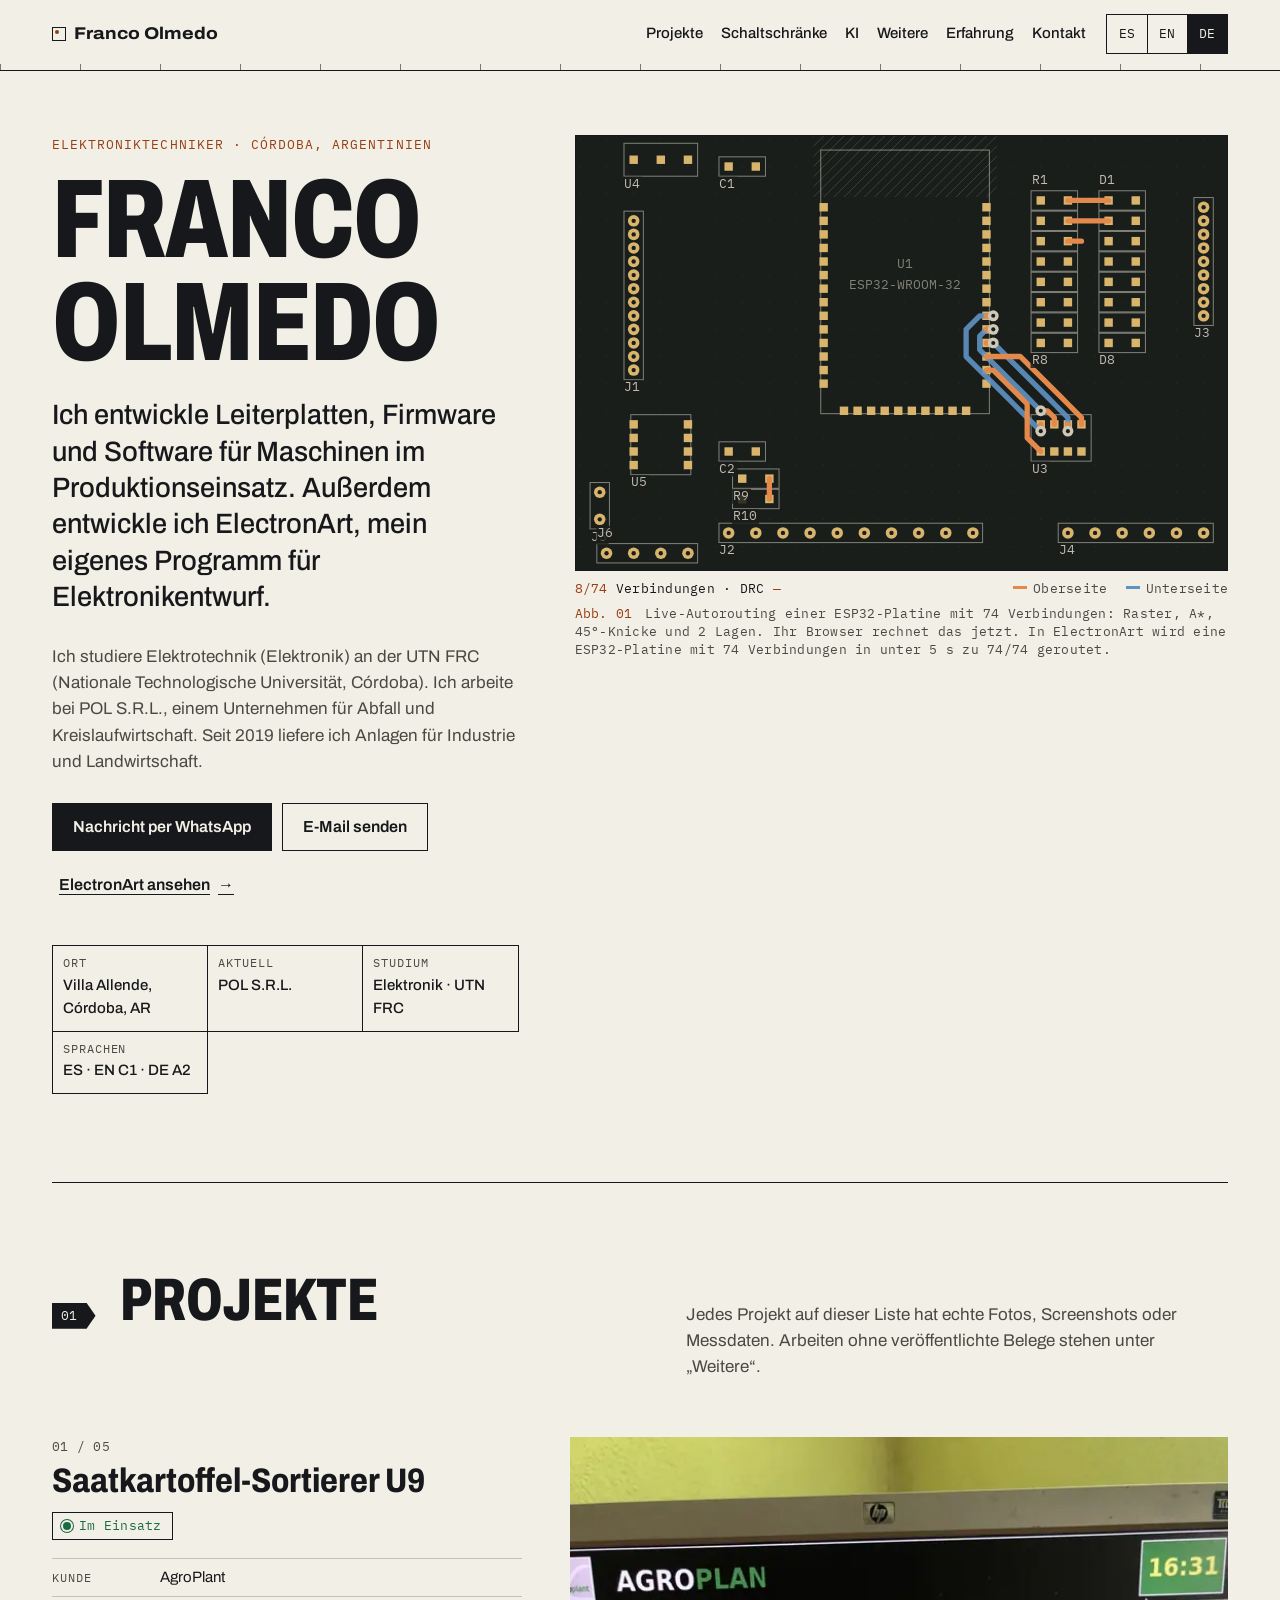
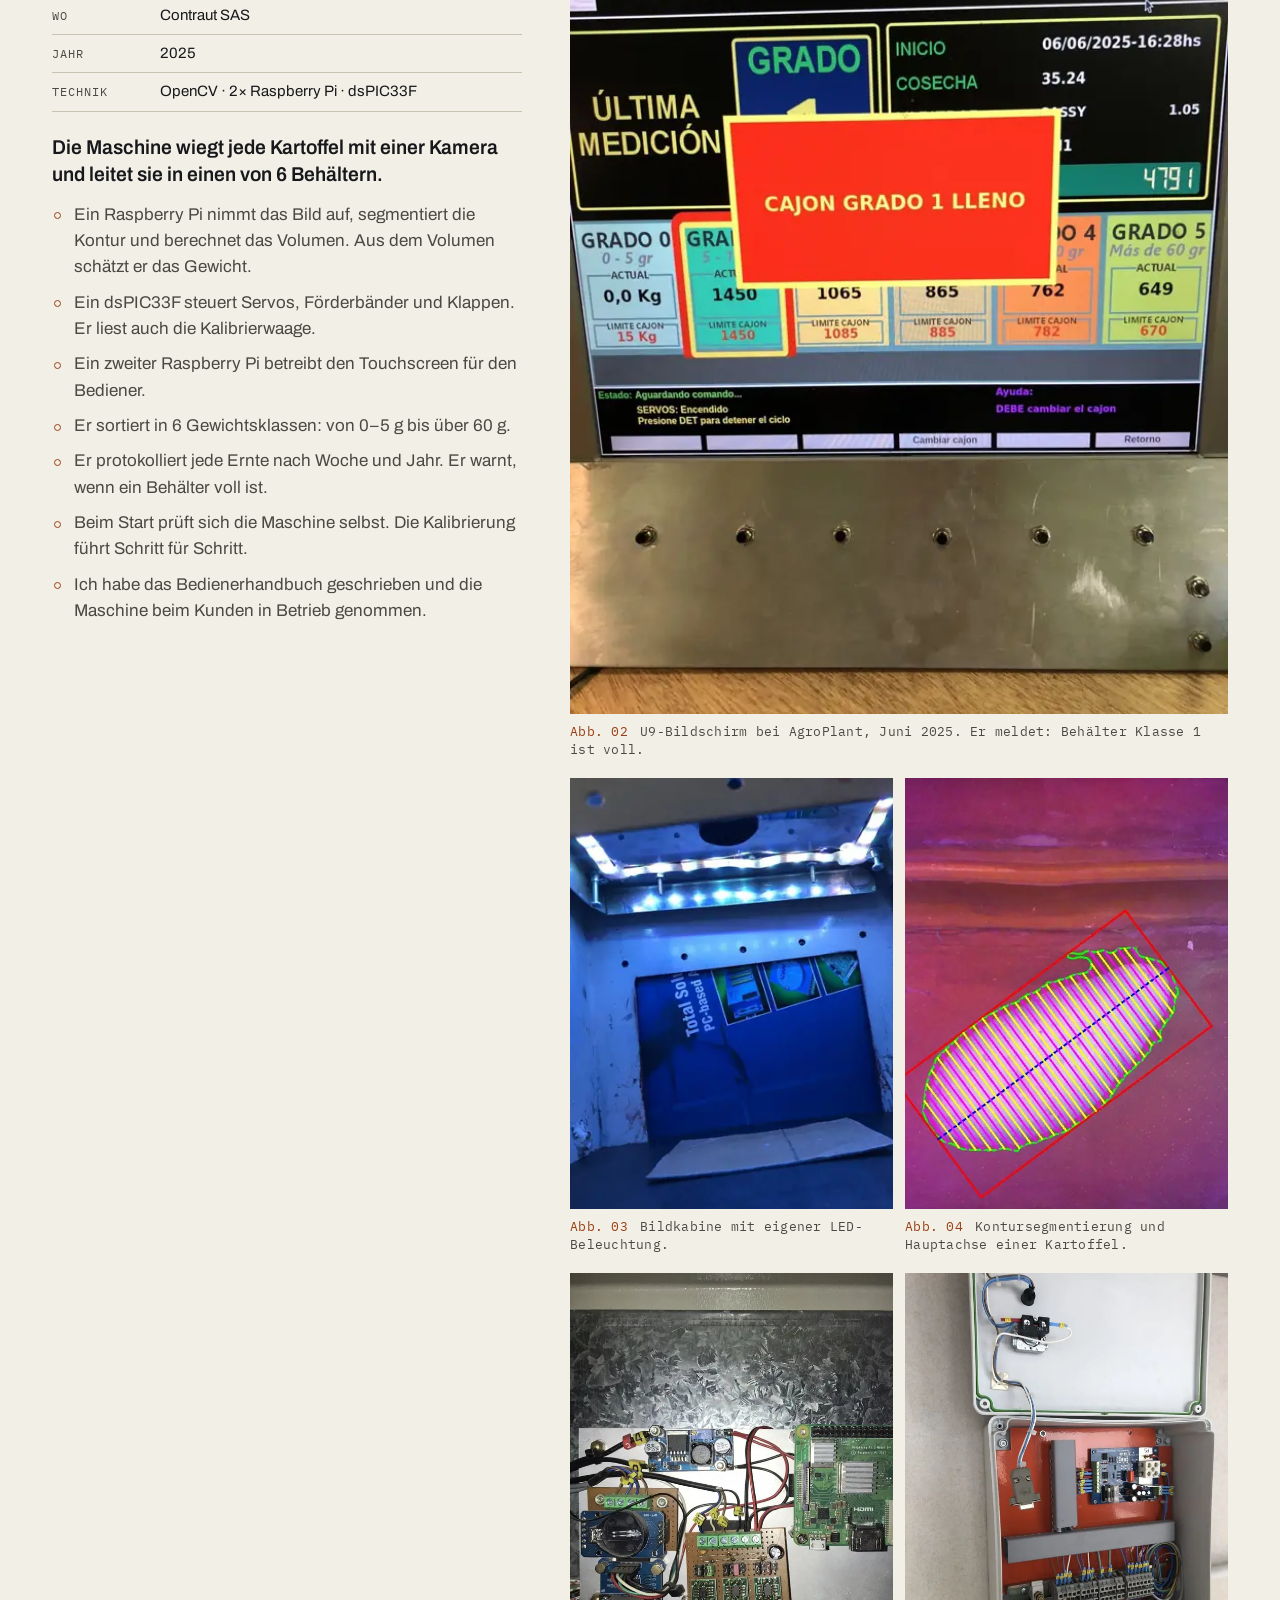
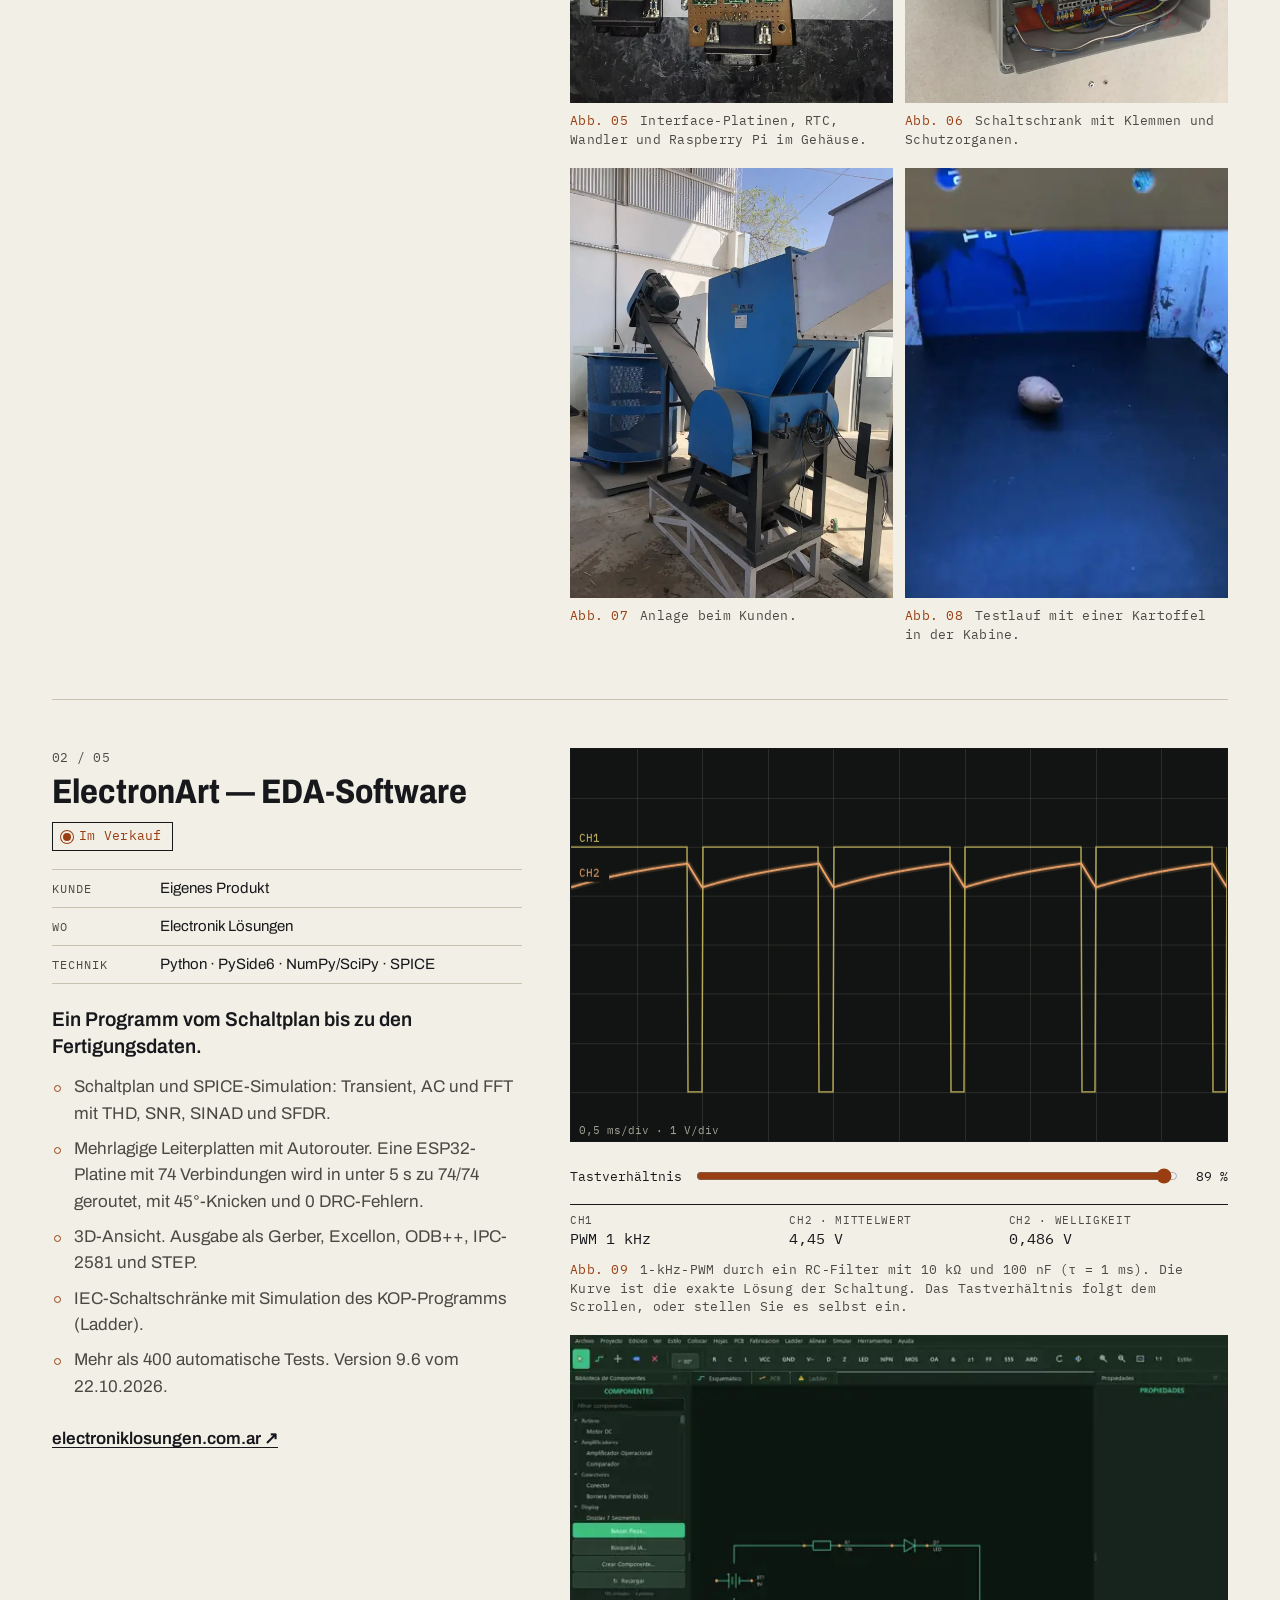
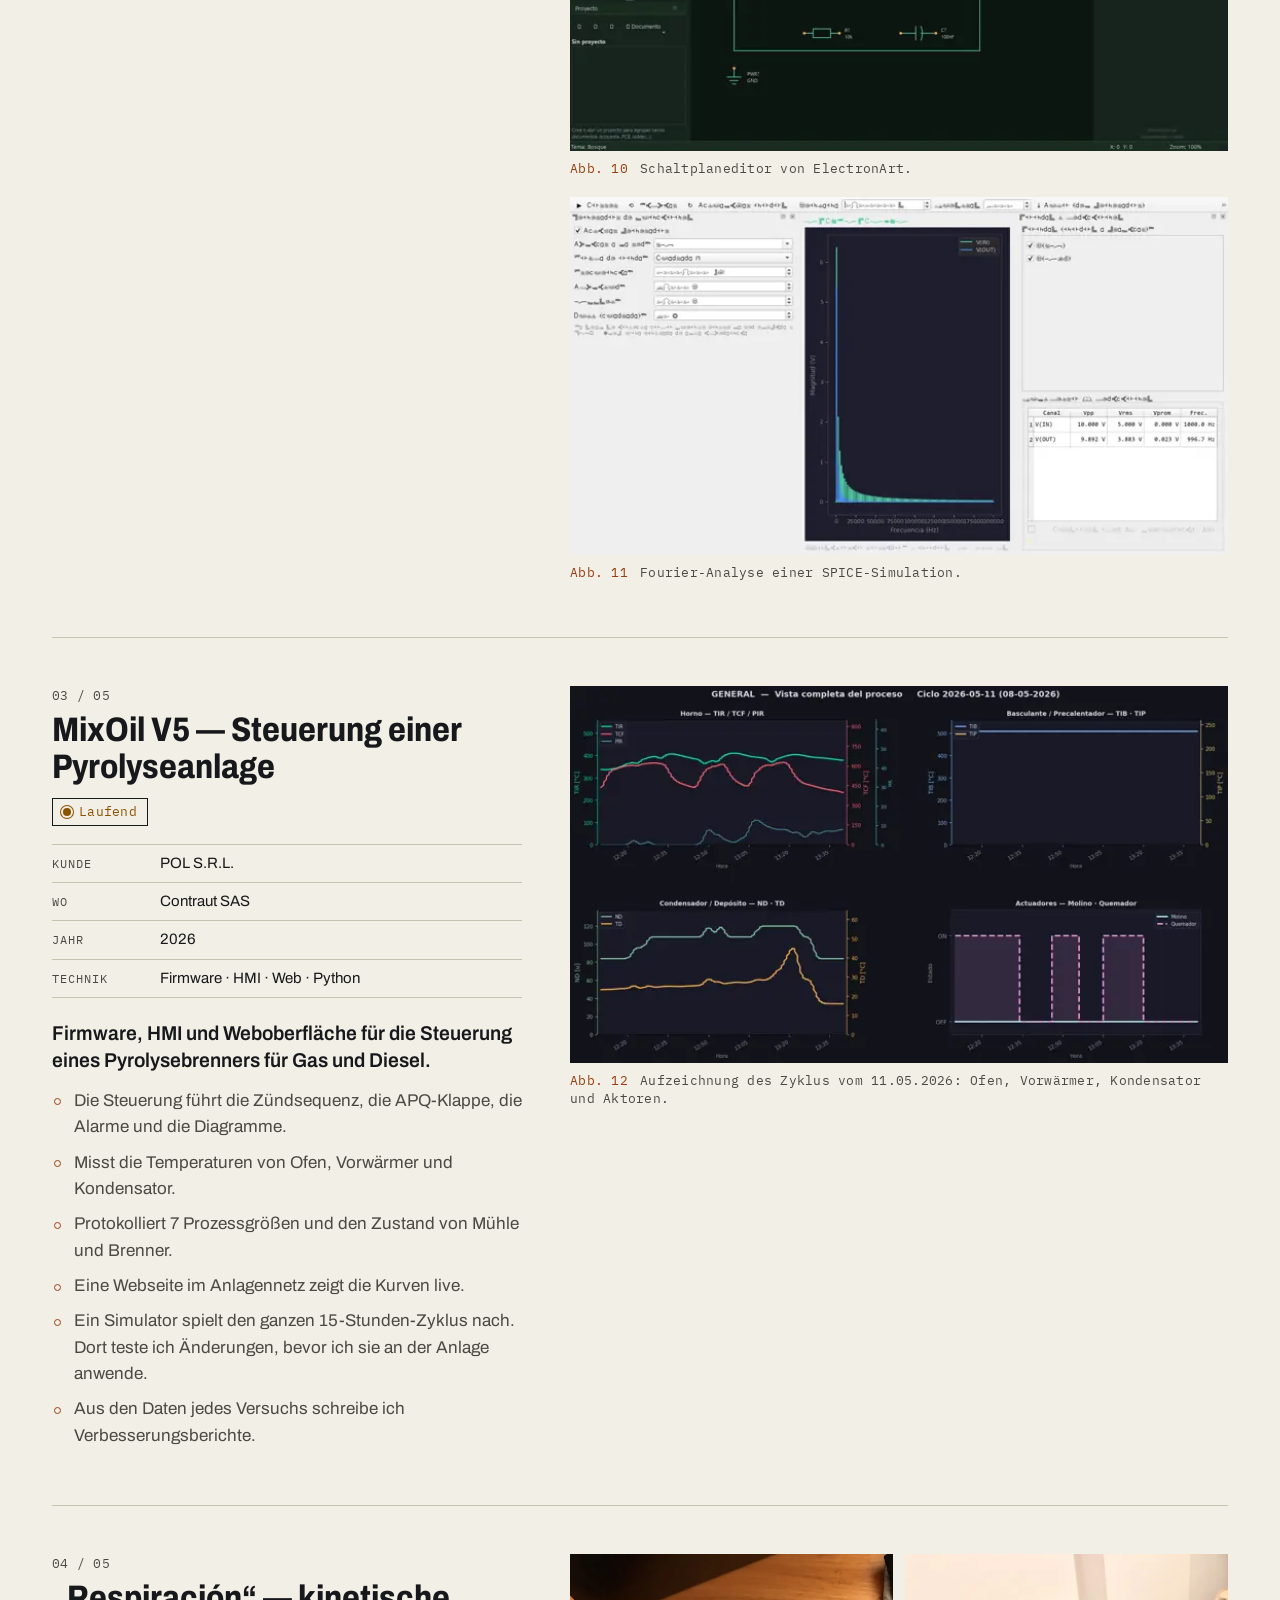
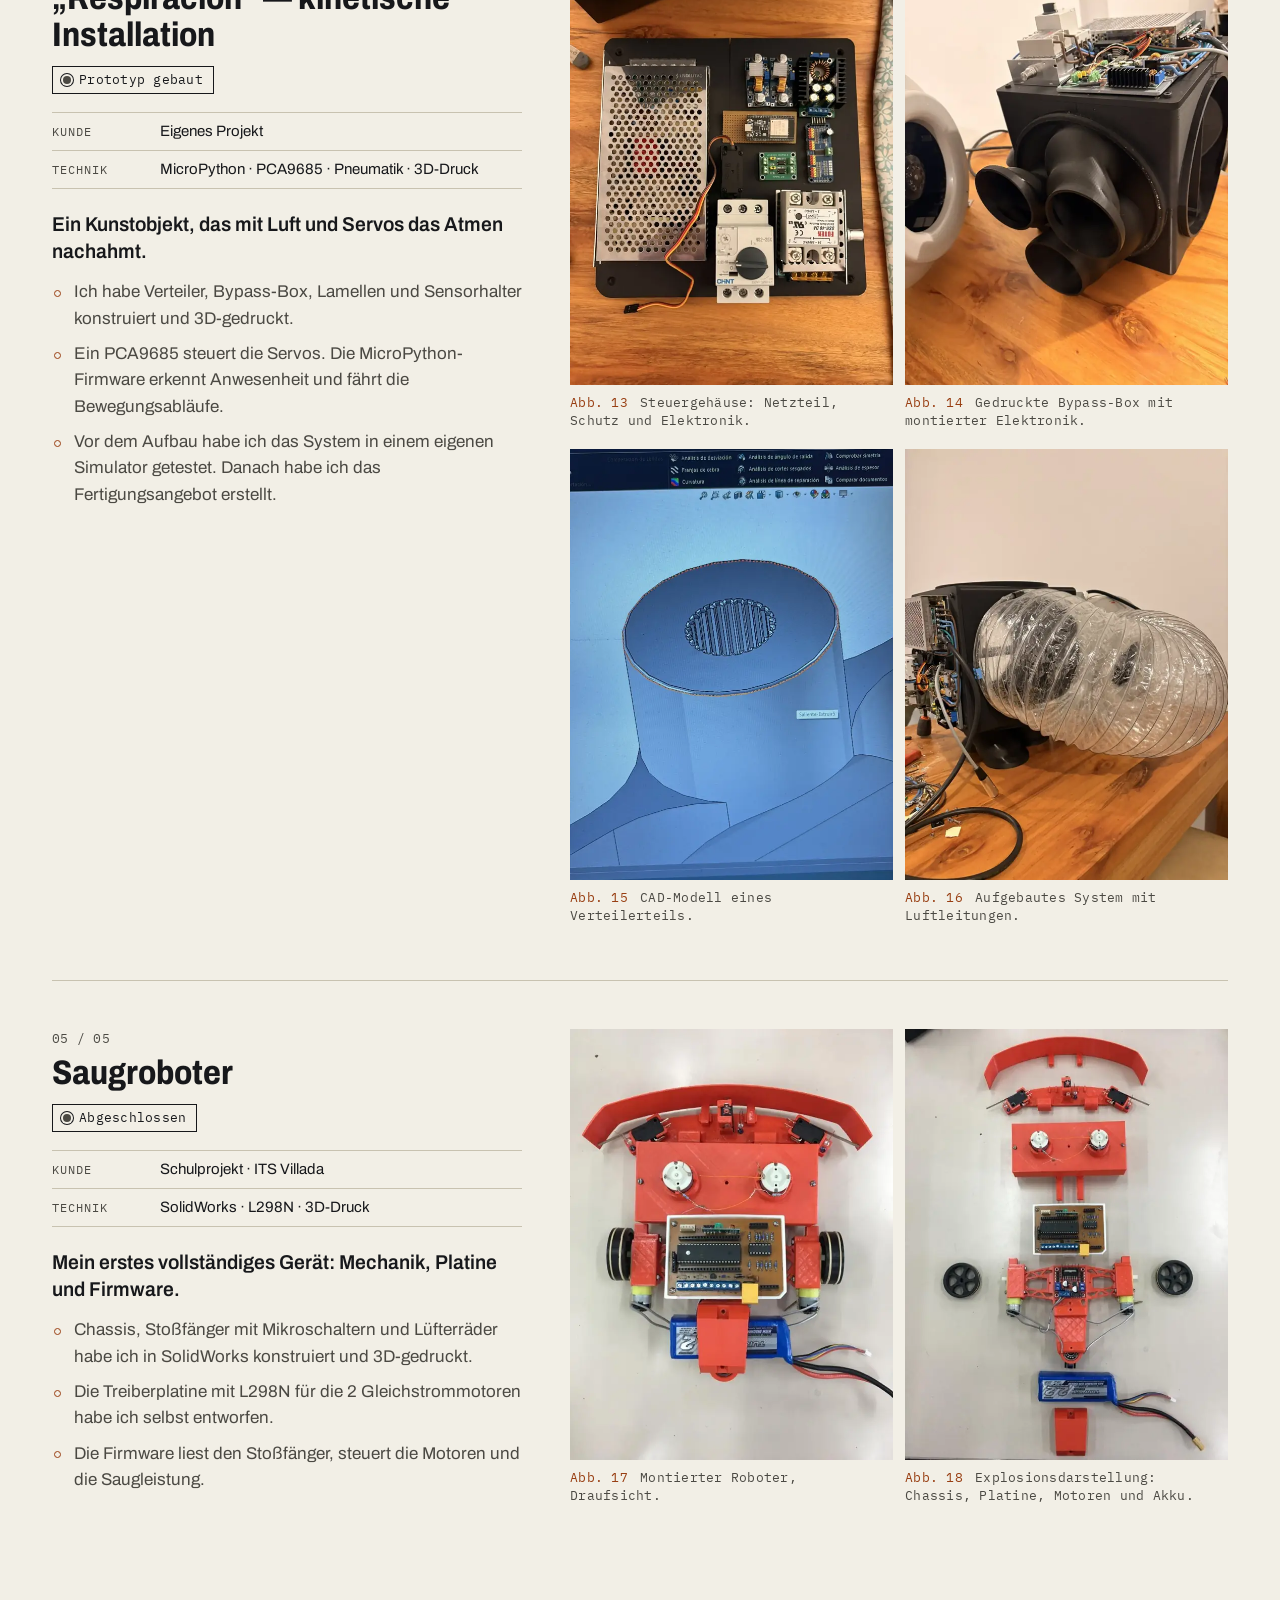
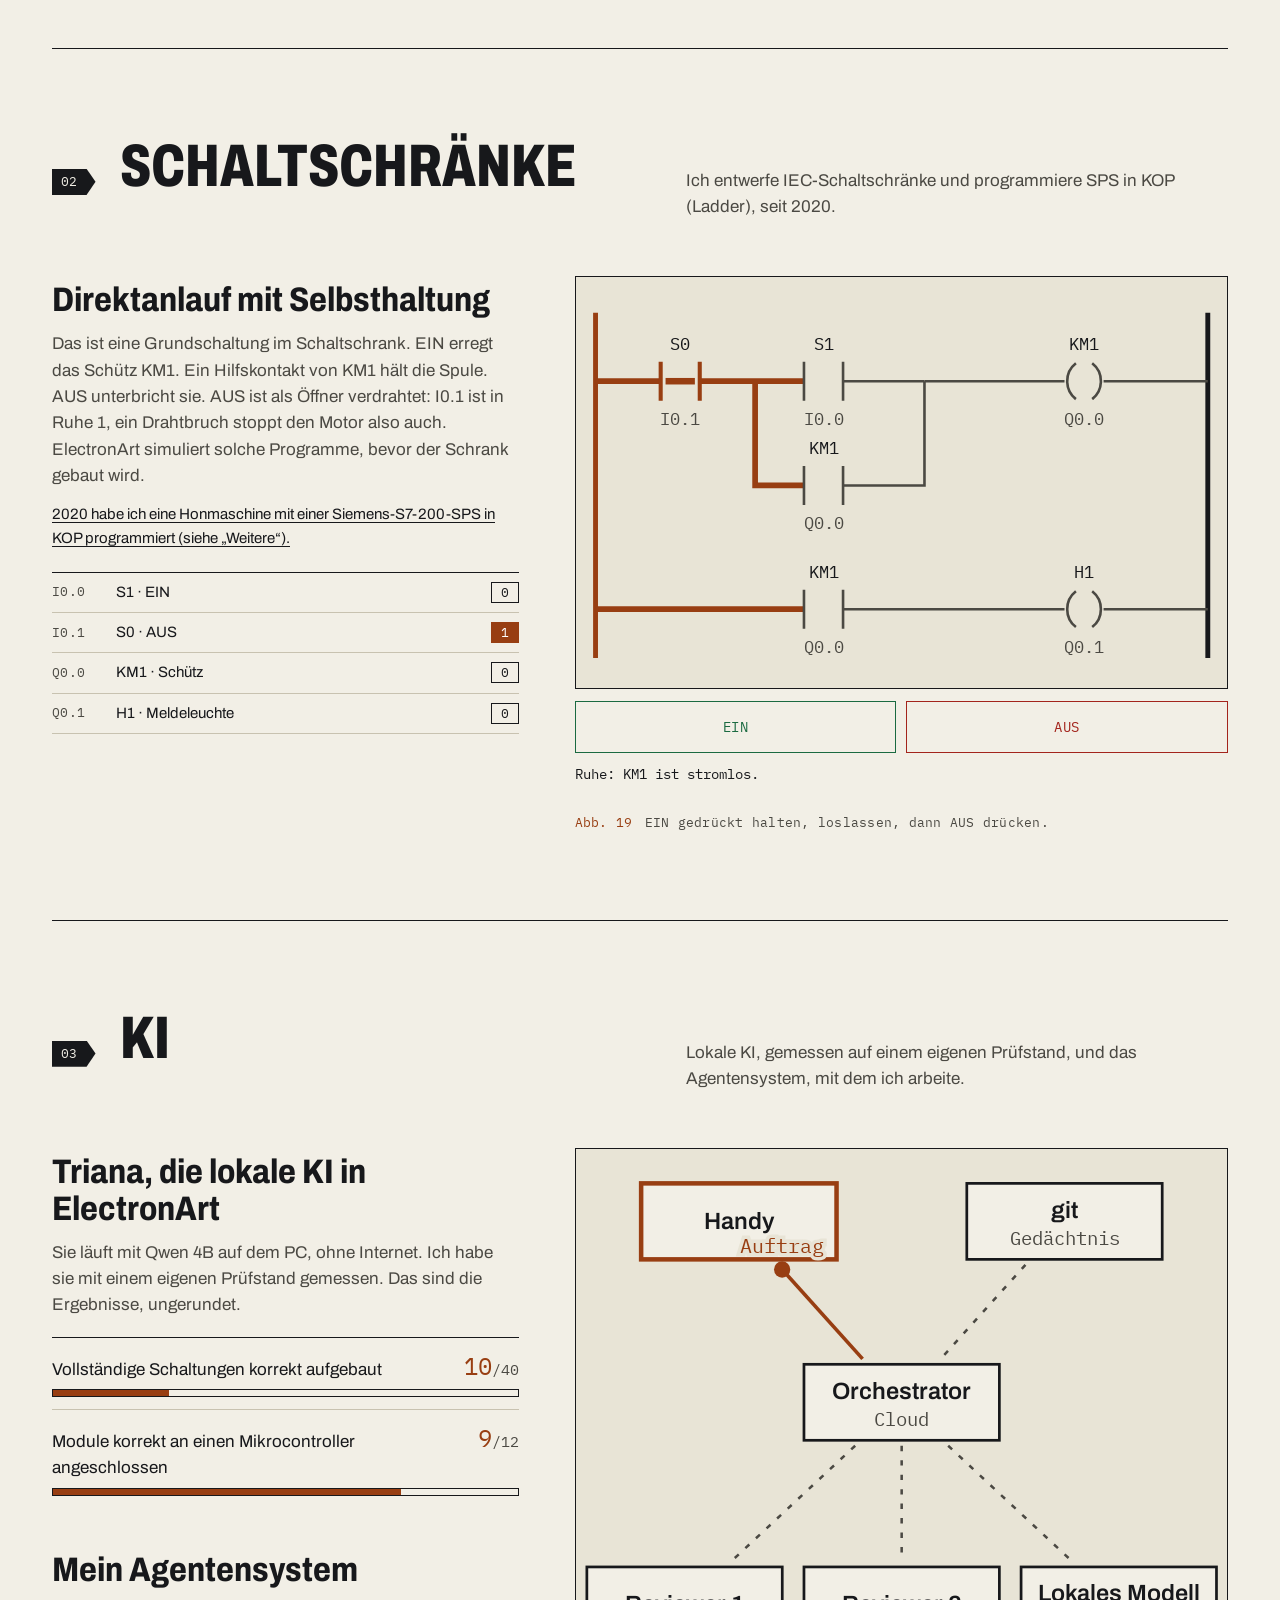
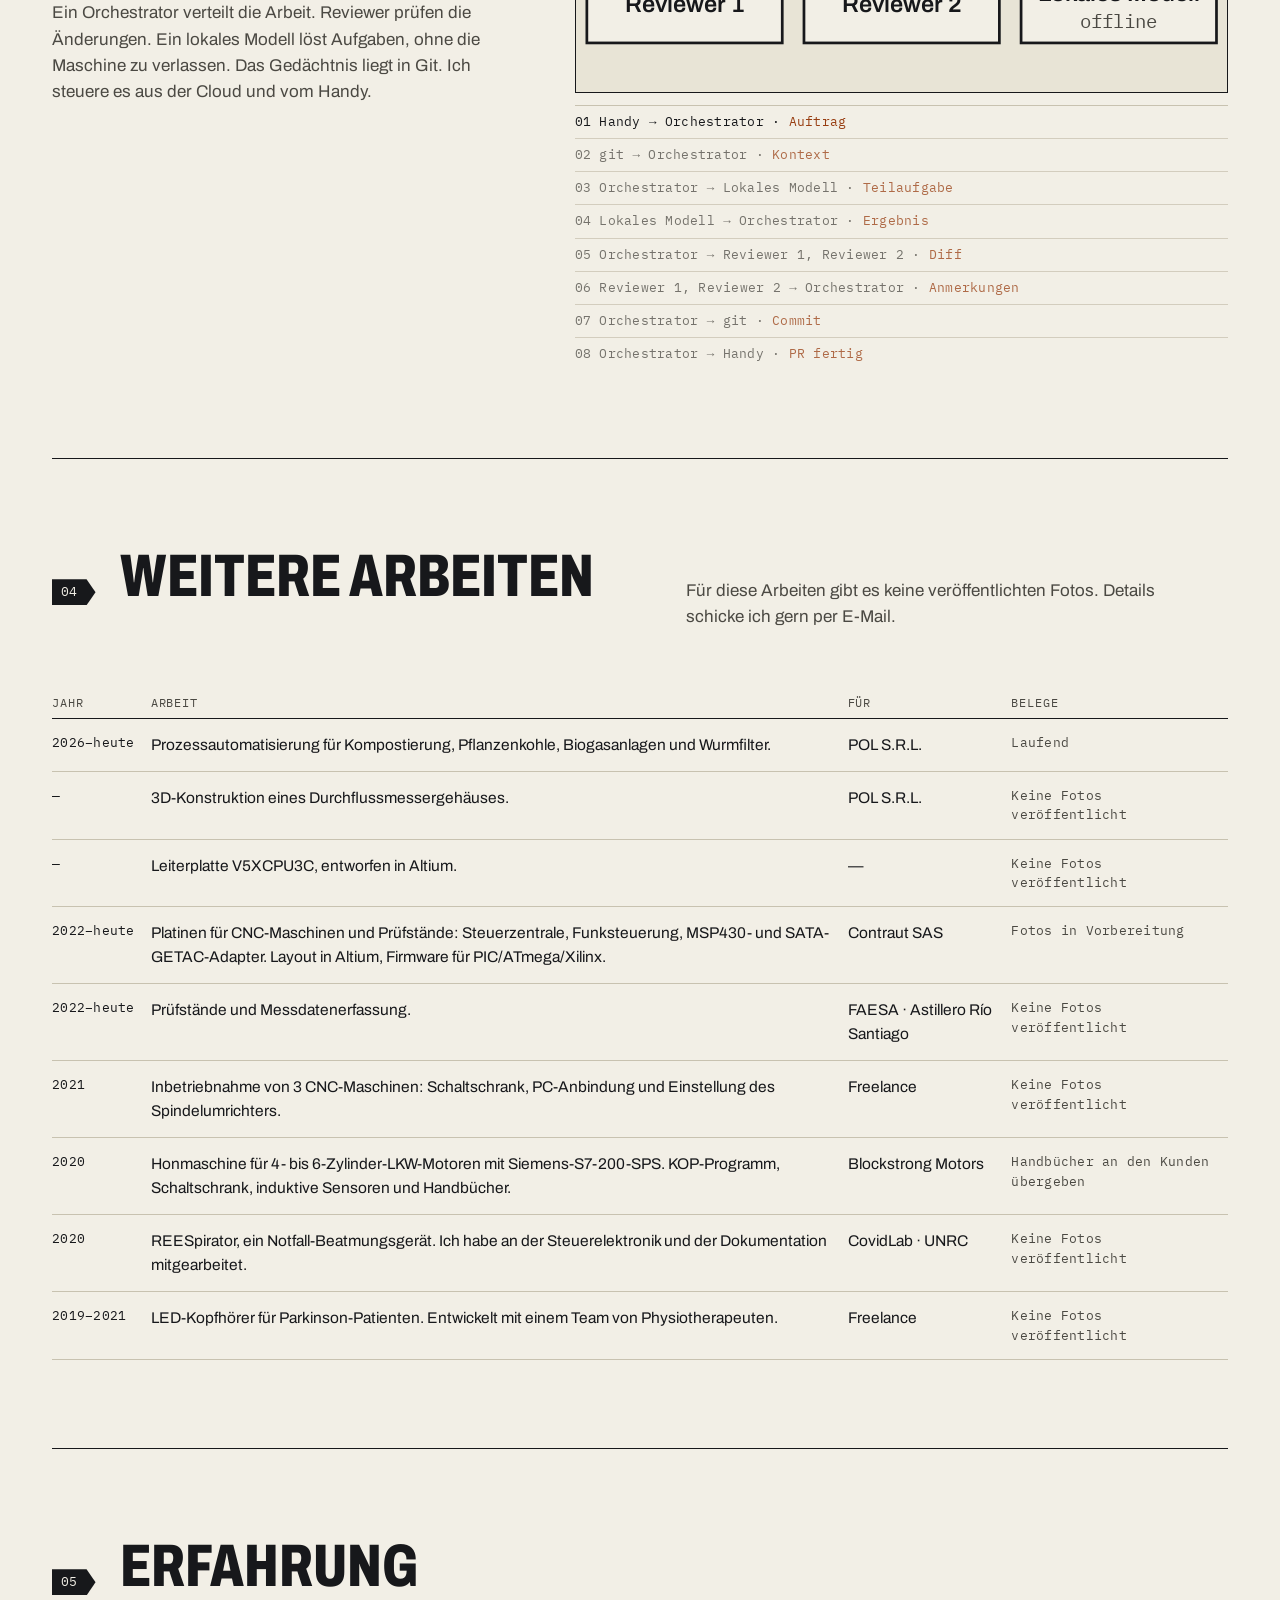
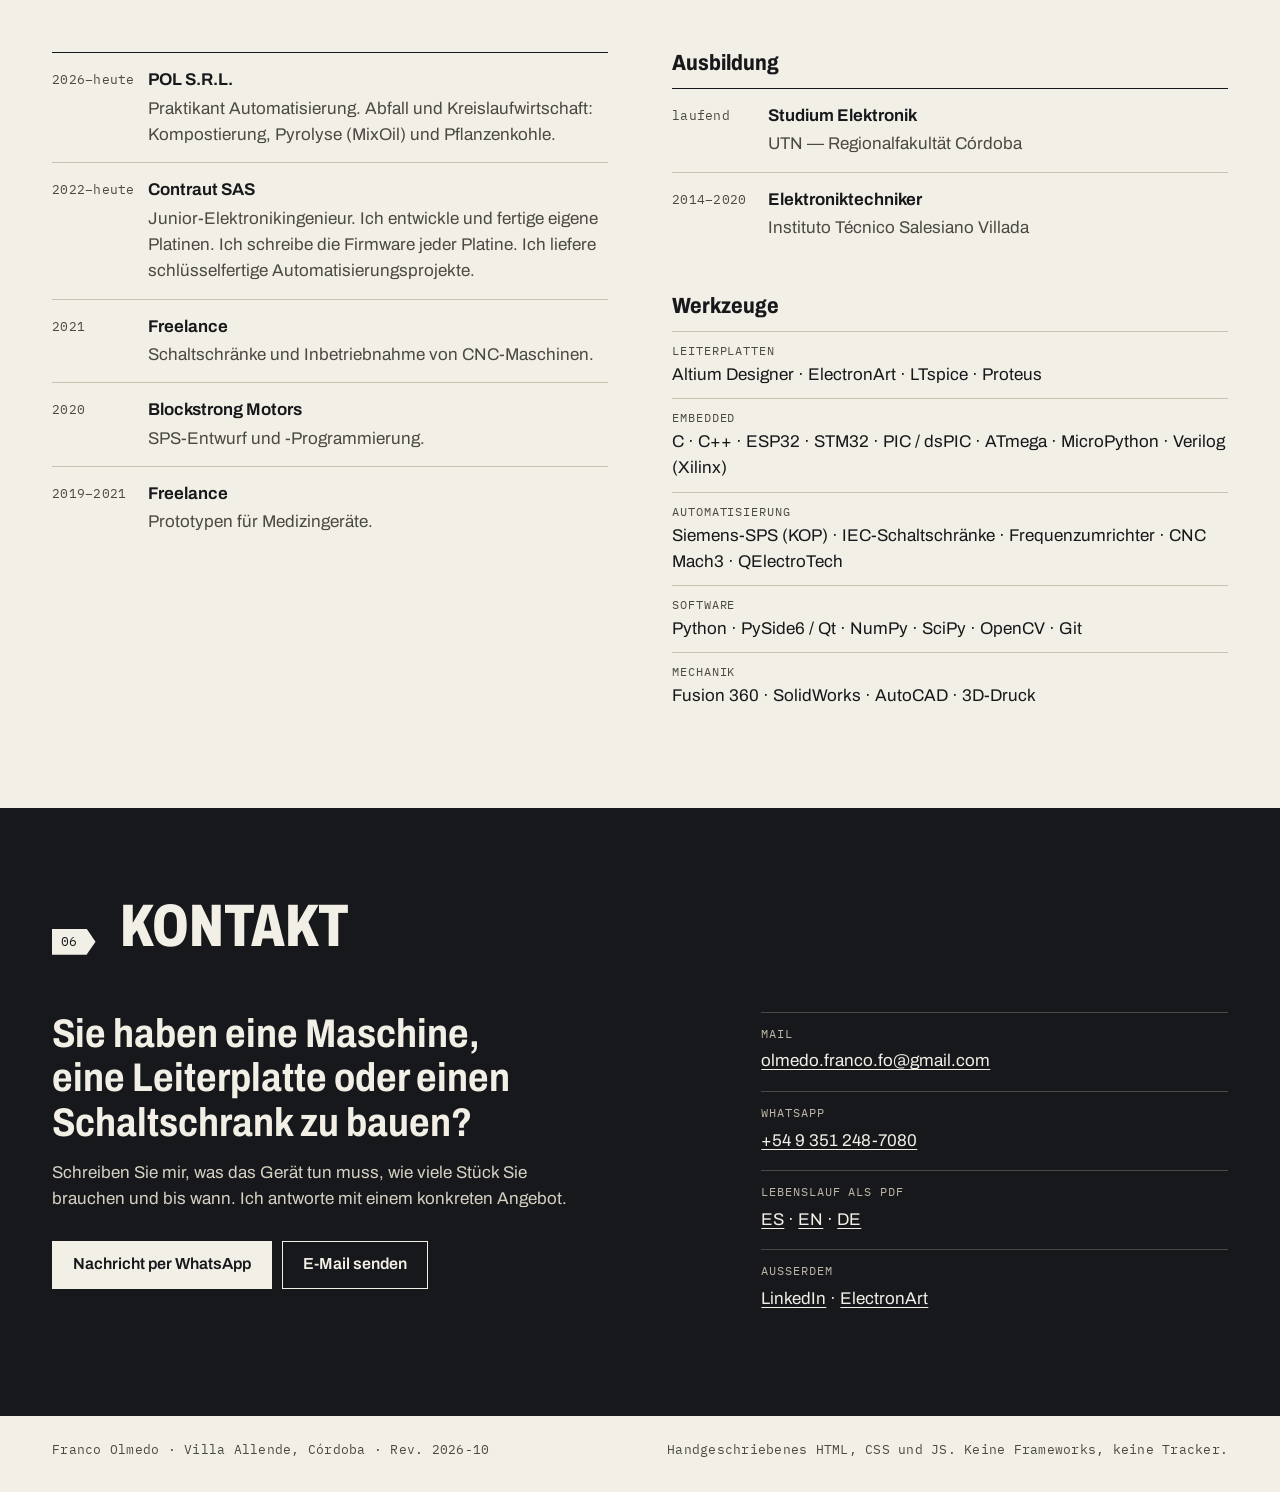
<file: de/index.html>
<!doctype html>
<html lang="de">
<head>
<meta charset="utf-8">
<meta name="viewport" content="width=device-width, initial-scale=1">
<title>Franco Olmedo — Elektroniktechniker: Leiterplatten, Firmware und Schaltschränke</title>
<meta name="description" content="Elektroniktechniker in Córdoba, Argentinien. Ich entwickle Leiterplatten, Firmware (ESP32, dsPIC, STM32) und IEC-Schaltschränke. Kartoffelsortierer U9 im Einsatz, Pyrolyse-Steuerung MixOil und ElectronArt EDA.">
<link rel="canonical" href="https://franco.electroniklosungen.com.ar/de/">
<link rel="alternate" hreflang="es" href="https://franco.electroniklosungen.com.ar/">
<link rel="alternate" hreflang="en" href="https://franco.electroniklosungen.com.ar/en/">
<link rel="alternate" hreflang="de" href="https://franco.electroniklosungen.com.ar/de/">
<link rel="alternate" hreflang="x-default" href="https://franco.electroniklosungen.com.ar/">
<meta property="og:type" content="profile">
<meta property="og:title" content="Franco Olmedo — Elektroniktechniker: Leiterplatten, Firmware und Schaltschränke">
<meta property="og:description" content="Elektroniktechniker in Córdoba, Argentinien. Ich entwickle Leiterplatten, Firmware (ESP32, dsPIC, STM32) und IEC-Schaltschränke. Kartoffelsortierer U9 im Einsatz, Pyrolyse-Steuerung MixOil und ElectronArt EDA.">
<meta property="og:url" content="https://franco.electroniklosungen.com.ar/de/">
<meta property="og:locale" content="de_DE">
<meta property="og:image" content="https://franco.electroniklosungen.com.ar/assets/img/og.jpg">
<meta property="og:image:width" content="1200">
<meta property="og:image:height" content="630">
<meta property="og:image:alt" content="Sortierer U9 bei AgroPlant, Juni 2025. Der Bildschirm meldet: Behälter Klasse 1 ist voll.">
<meta name="twitter:card" content="summary_large_image">
<meta name="theme-color" content="#f2efe6">
<link rel="icon" href="../favicon.svg" type="image/svg+xml">
<link rel="preload" href="../assets/fonts/archivo-latin-wdth-normal.woff2" as="font" type="font/woff2" crossorigin>
<script>document.documentElement.className="js"</script>
<style>@font-face{font-family:Archivo;src:url(../assets/fonts/archivo-latin-wdth-normal.woff2) format("woff2");font-weight:100 900;font-stretch:62% 125%;font-display:swap}
@font-face{font-family:"Plex Mono";src:url(../assets/fonts/ibm-plex-mono-latin-400-normal.woff2) format("woff2");font-weight:400;font-display:swap}
:root{--paper:#f2efe6;--paper2:#e8e4d6;--ink:#17181b;--ink2:#4b4943;--rule:#c8c2b0;--cu:#983e12;--cu2:#f0a46b;--ok:#1b6a41;--run:#8a5300;
--board:#1a1e1b;--cuL:#e3894b;--bot:#5f93c4;
--sans:Archivo,"Helvetica Neue",Arial,sans-serif;--mono:"Plex Mono",ui-monospace,Menlo,Consolas,monospace;color-scheme:light}
*,*::before,*::after{box-sizing:border-box}
html{-webkit-text-size-adjust:100%;scroll-padding-top:84px}
body{margin:0;background:var(--paper);color:var(--ink);font:400 17px/1.55 var(--sans);font-stretch:100%}
img{display:block;max-width:100%;height:auto}
a{color:inherit;text-decoration-thickness:1px;text-underline-offset:3px}
a:hover{color:var(--cu)}
:focus-visible{outline:2px solid var(--cu);outline-offset:3px}
h1,h2,h3,p,dl,dd,ul,ol,figure{margin:0}
ul,ol{padding:0;list-style:none}
.wrap{max-width:1240px;margin:0 auto;padding:0 16px}
@media(min-width:760px){.wrap{padding:0 32px}}
.skip{position:absolute;left:8px;top:-60px;background:var(--ink);color:var(--paper);padding:10px 14px;z-index:9}
.skip:focus{top:8px}
.mono,.kicker,.case-n,.meta dt,.tblock dt,figcaption,.status,.y,.tools dt,.ct-list dt,.foot,.ev,.net,.langs,.hud,.log{font-family:var(--mono);font-size:13px;letter-spacing:.02em;font-variant-numeric:tabular-nums}

/* cabecera: hoja de plano con marcas de zona */
.top{background:var(--paper);border-bottom:1px solid var(--ink);position:relative}
.top::after{content:"";position:absolute;left:0;right:0;bottom:0;height:6px;pointer-events:none;
 background:repeating-linear-gradient(90deg,var(--ink) 0 1px,transparent 1px 80px);opacity:.55}
@media(min-width:760px){.top{position:sticky;top:0;z-index:5}}
.top-in{display:flex;flex-wrap:wrap;align-items:center;gap:6px 20px;padding-top:12px;padding-bottom:14px}
.brand{font-weight:750;font-stretch:112%;font-size:17px;text-decoration:none;display:flex;align-items:center;gap:8px;margin-right:auto;min-height:44px}
.pin1{width:14px;height:14px;border:1.5px solid var(--ink);position:relative}
.pin1::after{content:"";position:absolute;left:2px;top:2px;width:4px;height:4px;border-radius:50%;background:var(--cu)}
.nav{display:flex;flex-wrap:wrap;gap:0 18px;order:3;width:100%}
.nav a{display:inline-block;padding:8px 0;text-decoration:none;font-weight:500;font-size:15px}
.nav a:hover{text-decoration:underline}
@media(min-width:760px){.nav{order:0;width:auto}}
.langs{display:flex;border:1px solid var(--ink)}
.langs a{display:block;padding:9px 10px;text-decoration:none;min-width:40px;text-align:center}
.langs li+li a{border-left:1px solid var(--ink)}
.langs a[aria-current]{background:var(--ink);color:var(--paper)}

/* portada */
.hero{display:grid;gap:32px;padding-top:40px;padding-bottom:56px}
@media(min-width:960px){.hero{grid-template-columns:minmax(0,5fr) minmax(0,7fr);grid-template-areas:"a f" "b f";gap:28px 56px;padding-top:64px;padding-bottom:88px;align-items:start}
 .hero-a{grid-area:a}.rt{grid-area:f}.hero-b{grid-area:b}}
.kicker{color:var(--cu);text-transform:uppercase;letter-spacing:.08em}
h1{font-size:clamp(46px,11vw,112px);line-height:.92;font-weight:800;font-stretch:72%;letter-spacing:-.01em;text-transform:uppercase;margin-top:14px}
.lead{font-size:clamp(21px,2.6vw,28px);line-height:1.3;font-weight:500;font-stretch:96%;margin-top:22px;max-width:30ch}
.sub{color:var(--ink2);max-width:58ch}
.ctas{display:flex;flex-wrap:wrap;gap:10px;margin-top:28px}
.btn{display:inline-flex;align-items:center;gap:8px;min-height:48px;padding:0 20px;font-weight:600;font-size:16px;text-decoration:none;border:1.5px solid var(--ink)}
.btn-1{background:var(--ink);color:var(--paper)}
.btn-1:hover{background:var(--cu);border-color:var(--cu);color:#fff}
.btn-2:hover{background:var(--ink);color:var(--paper)}
.btn-3{border-color:transparent;padding:0 6px;text-decoration:underline;text-underline-offset:4px}
@media(max-width:420px){.hero .btn-1,.hero .btn-2{flex:1 1 100%;justify-content:center}}
.tblock{display:grid;grid-template-columns:repeat(auto-fill,minmax(140px,1fr));margin-top:36px;border-top:1px solid var(--ink);border-left:1px solid var(--ink)}
.tblock div{border-right:1px solid var(--ink);border-bottom:1px solid var(--ink);padding:8px 10px 10px}
.tblock dt,.meta dt,.tools dt,.ct-list dt{color:var(--ink2);text-transform:uppercase;font-size:11.5px;letter-spacing:.08em}
.tblock dd{font-size:15px;font-weight:500;margin-top:2px}

/* figuras */
.fig a{display:block;background:var(--paper2)}
figcaption{color:var(--ink2);margin-top:8px;font-size:12.5px;line-height:1.45}
.ref{color:var(--cu);margin-right:4px}
.hero-fig{max-width:460px}
@media(min-width:960px){.hero-fig{max-width:none}}
.hero-fig img{width:100%;border:1px solid var(--ink)}

/* secciones */
.sec{--g:16px;padding-top:56px;padding-bottom:56px;background:linear-gradient(var(--ink),var(--ink)) no-repeat center top/calc(100% - 2*var(--g)) 1px}
@media(min-width:760px){.sec{--g:32px}}
@media(min-width:960px){.sec{padding-top:88px;padding-bottom:88px}}
.sec-h{display:grid;gap:10px;margin-bottom:36px}
@media(min-width:960px){.sec-h{grid-template-columns:auto minmax(0,1fr) minmax(0,1fr);align-items:baseline;gap:24px;margin-bottom:56px}}
.net{display:inline-block;justify-self:start;background:var(--ink);color:var(--paper);padding:3px 18px 3px 9px;
 clip-path:polygon(0 0,calc(100% - 9px) 0,100% 50%,calc(100% - 9px) 100%,0 100%)}
h2{font-size:clamp(34px,6vw,60px);line-height:1;font-weight:800;font-stretch:72%;text-transform:uppercase}
.sec-sub{color:var(--ink2);max-width:52ch}

/* casos */
.case{display:grid;gap:24px;padding:32px 0 40px;border-top:1px solid var(--rule)}
.case:first-of-type{border-top:0;padding-top:0}
@media(min-width:960px){.case{grid-template-columns:minmax(0,5fr) minmax(0,7fr);gap:48px;padding:48px 0 56px}.case-txt{position:sticky;top:96px;align-self:start}}
.case-n{color:var(--ink2)}
h3{font-size:clamp(25px,3.2vw,34px);line-height:1.08;font-weight:750;font-stretch:85%;margin-top:6px}
.status{display:inline-flex;align-items:center;gap:8px;margin-top:12px;border:1px solid var(--ink);padding:3px 10px}
.led{width:8px;height:8px;border-radius:50%;background:var(--ink2);box-shadow:0 0 0 2px var(--paper),0 0 0 3px currentColor}
.st_op .led{background:var(--ok)}.st_op{color:var(--ok)}
.st_run .led{background:var(--run)}.st_run{color:var(--run)}
.st_sale .led{background:var(--cu)}.st_sale{color:var(--cu)}
.meta{margin-top:18px;border-top:1px solid var(--rule)}
.meta div{display:grid;grid-template-columns:96px minmax(0,1fr);gap:12px;padding:7px 0;border-bottom:1px solid var(--rule)}
.meta dt{padding-top:3px}
.meta dd{font-size:15px}
.case-lead{font-size:20px;line-height:1.35;font-weight:600;font-stretch:95%;margin-top:22px}
.pts{margin-top:14px}
.pts li{position:relative;padding-left:22px;margin-top:9px;color:var(--ink2)}
.pts li::before{content:"";position:absolute;left:2px;top:.62em;width:7px;height:7px;border:1.5px solid var(--cu);border-radius:50%}
.ext{display:inline-block;margin-top:20px;font-weight:600;padding:6px 0}
.case-figs{display:grid;grid-template-columns:1fr 1fr;gap:20px 12px;align-content:start}
.case-figs .fig img{width:100%;aspect-ratio:3/4;object-fit:cover}
.case-figs .fig.w{grid-column:1/-1}
.case-figs .fig.w img{aspect-ratio:auto}
.case-figs.one{grid-template-columns:1fr}
@media(min-width:960px){.case-figs.c3{grid-template-columns:repeat(3,1fr)}}

/* tabla tipo BOM */
.bom{width:100%;border-collapse:collapse;font-size:15.5px}
.bom th{text-align:left;font:400 11.5px var(--mono);letter-spacing:.08em;text-transform:uppercase;color:var(--ink2);padding:8px 12px 8px 0;border-bottom:1px solid var(--ink)}
.bom td{padding:14px 16px 14px 0;border-bottom:1px solid var(--rule);vertical-align:top}
.bom .y{white-space:nowrap}
.bom .ev{color:var(--ink2);font-size:12.5px}
@media(max-width:699px){
 .bom thead{position:absolute;width:1px;height:1px;overflow:hidden;clip:rect(0 0 0 0)}
 .bom tr{display:grid;grid-template-columns:minmax(0,1fr) auto;gap:4px 12px;padding:14px 0;border-bottom:1px solid var(--rule)}
 .bom td{display:block;padding:0;border:0}
 .bom td:nth-child(2){grid-column:1/-1;grid-row:2}
 .bom td:nth-child(3){grid-row:3;font-size:14px;color:var(--ink2)}
 .bom td.ev{grid-row:3;text-align:right}
}

/* experiencia */
.cols{display:grid;gap:40px}
@media(min-width:960px){.cols{grid-template-columns:1fr 1fr;gap:64px}}
.tl li{display:grid;grid-template-columns:84px minmax(0,1fr);gap:12px;padding:14px 0;border-top:1px solid var(--rule)}
.tl li:first-child{border-top:1px solid var(--ink)}
.tl .y{padding-top:3px;color:var(--ink2)}
.tl b{font-weight:650}
.tl p{color:var(--ink2);margin-top:2px}
.h-sm{font-size:22px;font-stretch:85%;margin:0 0 12px}
.tl+.h-sm{margin-top:40px}
.tools div{padding:10px 0;border-top:1px solid var(--rule)}
.tools dd{margin-top:2px}

/* contacto */
.contact{background:var(--ink);color:var(--paper)}
.contact .net{background:var(--paper);color:var(--ink)}
.contact a:hover{color:var(--cu2)}
.ct-grid{display:grid;gap:40px}
@media(min-width:960px){.ct-grid{grid-template-columns:minmax(0,7fr) minmax(0,5fr);gap:56px}}
.ct-lead{font-size:clamp(26px,3.6vw,40px);line-height:1.12;font-weight:700;font-stretch:85%;max-width:22ch}
.ct-sub{margin-top:14px;color:#d6d1c3;max-width:52ch}
.contact .btn{border-color:var(--paper)}
.contact .btn-1{background:var(--paper);color:var(--ink)}
.contact .btn-1:hover{background:var(--cu2);border-color:var(--cu2);color:var(--ink)}
.contact .btn-2:hover{background:var(--paper);color:var(--ink)}
.ct-list div{padding:12px 0;border-top:1px solid #4a4a4a}
.ct-list dt{color:#bdb7a8}
.ct-list dd{font-size:17px;margin-top:2px;overflow-wrap:anywhere}
.ct-list a{display:inline-block;padding:4px 0}
.foot{display:flex;flex-wrap:wrap;justify-content:space-between;gap:6px 24px;padding-top:24px;padding-bottom:32px;color:var(--ink2);font-size:12.5px}

/* piezas en vivo: sin JS no se muestran los lienzos */
html:not(.js) .rt,html:not(.js) .osc{display:none}
.rt-box,.osc-box{position:relative;border:1px solid var(--ink)}
.rt-box{aspect-ratio:3/2;background:var(--board)}
.osc-box{aspect-ratio:5/3;background:#111412}
.rt canvas,.osc canvas{position:absolute;inset:0;width:100%;height:100%;display:block}
.hud{display:flex;flex-wrap:wrap;align-items:center;justify-content:space-between;gap:4px 16px;margin-top:8px;font-size:12.5px}
.hud p{margin:0}
.hud b{font-weight:400;color:var(--cu)}
.hud-k{color:var(--ink2)}
.k{display:inline-block;width:14px;height:3px;margin:0 6px 3px 0;vertical-align:middle}
.k-top{background:var(--cuL)}.k-bot{background:var(--bot);margin-left:10px}
.again,.pb{font:13px var(--mono);letter-spacing:.04em;background:none;color:var(--ink);border:1.5px solid var(--ink);padding:0 14px;min-height:40px;cursor:pointer}
.again:hover{background:var(--ink);color:var(--paper)}
.rt figcaption{margin-top:6px}

/* osciloscopio */
.osc-ctl{display:flex;align-items:center;gap:12px;margin-top:10px;font:13px var(--mono)}
.osc-ctl input{flex:1;min-width:0;height:44px;accent-color:var(--cu)}
.osc-ctl output{min-width:4.5ch;text-align:right;font-variant-numeric:tabular-nums}
.osc-read{display:grid;grid-template-columns:repeat(3,minmax(0,1fr));border-top:1px solid var(--ink);margin-top:4px}
.osc-read div{padding:8px 8px 4px 0}
.osc-read dt{font:11px var(--mono);letter-spacing:.06em;text-transform:uppercase;color:var(--ink2)}
.osc-read dd{font:15px var(--mono);font-variant-numeric:tabular-nums;margin-top:2px}

/* bloques de dos columnas: Tableros e IA */
.duo{display:grid;gap:32px}
@media(min-width:960px){.duo{grid-template-columns:minmax(0,5fr) minmax(0,7fr);gap:56px;align-items:start}}
.duo-p{color:var(--ink2);margin-top:12px;max-width:56ch}
.duo-ev{margin-top:14px;font-size:15px}
.io{width:100%;border-collapse:collapse;margin-top:22px;font-size:15px}
.io td,.io th{padding:8px 0;border-bottom:1px solid var(--rule);text-align:left;font-weight:400}
.io tr:first-child>*{border-top:1px solid var(--ink)}
.io .y{width:64px;color:var(--ink2)}
.io .v{text-align:right}
[data-io]{display:inline-block;min-width:28px;text-align:center;font:13px var(--mono);border:1px solid var(--ink);padding:1px 0}
[data-io].hi{background:var(--cu);border-color:var(--cu);color:#fff}

/* Ladder */
.lad{display:block;width:100%;height:auto;background:var(--paper2);border:1px solid var(--ink)}
.lad path{fill:none;stroke:var(--ink2);stroke-width:1.6;transition:stroke .12s,stroke-width .12s}
.lad .rail{stroke:var(--ink);stroke-width:3}
.lad .rail:not(.r){stroke:var(--cu)}
.lad .w.on{stroke:var(--cu);stroke-width:3.5}
.lad text{font:10.5px var(--mono);fill:var(--ink);text-anchor:middle}
.lad .ad{fill:var(--ink2)}
.ct .bar{fill:none}
.ct.cl .bar{fill:var(--cu)}
.ct.cl path{stroke:var(--cu);stroke-width:2.5}
.coil circle{fill:none}
.coil.on circle{fill:var(--cu2)}
.coil.on path{stroke:var(--cu);stroke-width:2.5}
.lad-ctl{display:flex;gap:10px;margin-top:12px}
.pb{flex:1;min-height:52px;font-size:14px;font-weight:400;touch-action:manipulation;-webkit-user-select:none;user-select:none}
.pb.on{border-color:var(--ok);color:var(--ok)}
.pb.off{border-color:#a3241c;color:#a3241c}
.pb.down{color:#fff}.pb.on.down{background:var(--ok)}.pb.off.down{background:#a3241c}
.lad-msg{font:14px var(--mono);margin-top:12px;min-height:2.9em}

/* IA */
.bars{margin-top:18px}
.bars li{display:grid;grid-template-columns:minmax(0,1fr) auto;align-items:baseline;gap:6px 12px;padding:12px 0;border-top:1px solid var(--rule)}
.bars li:first-child{border-top-color:var(--ink)}
.bn{font:15px var(--mono);font-variant-numeric:tabular-nums;color:var(--ink2)}
.bn b{font-size:24px;font-weight:400;color:var(--cu)}
.bt{grid-column:1/-1;height:8px;border:1px solid var(--ink);background:var(--paper)}
.bt span{display:block;height:100%;background:var(--cu)}
.h-ag{margin-top:44px}
.ag{display:block;width:100%;height:auto;border:1px solid var(--ink);background:var(--paper2)}
.ag .e{fill:none;stroke:var(--ink2);stroke-width:1.4;stroke-dasharray:3 5}
.ag .e.on{stroke:var(--cu);stroke-width:2;stroke-dasharray:none}
.nd rect{fill:var(--paper);stroke:var(--ink);stroke-width:1.5;transition:stroke .2s}
.nd.on rect{stroke:var(--cu);stroke-width:2.5}
.nd text{font:600 13px var(--sans);text-anchor:middle;fill:var(--ink)}
.nd .sub{font:400 10.5px var(--mono);fill:var(--ink2)}
.msgs circle{fill:var(--cu)}
.msgs text{font:11px var(--mono);fill:var(--cu);text-anchor:middle;paint-order:stroke;stroke:var(--paper2);stroke-width:4px}
.log{margin-top:12px;font-size:12.5px}
.log li{padding:6px 0;border-top:1px solid var(--rule);color:var(--ink2);transition:opacity .2s}
.log b{font-weight:400;color:var(--cu)}
.anim .log li{opacity:.75}
.anim .log li.cur{opacity:1;color:var(--ink)}
@media(prefers-reduced-motion:reduce){*,*::before,*::after{transition:none!important;scroll-behavior:auto!important}}
@media(max-width:959px){.duo .live{order:-1}}
</style>
<script type="application/ld+json">{"@context":"https://schema.org","@type":"Person","name":"Franco Olmedo","url":"https://franco.electroniklosungen.com.ar/","email":"mailto:olmedo.franco.fo@gmail.com","telephone":"+54 9 351 248-7080","jobTitle":"Elektroniktechniker","worksFor":{"@type":"Organization","name":"POL S.R.L."},"alumniOf":{"@type":"EducationalOrganization","name":"Instituto Técnico Salesiano Villada"},"address":{"@type":"PostalAddress","addressLocality":"Villa Allende","addressRegion":"Córdoba","addressCountry":"AR"},"sameAs":["https://www.linkedin.com/in/franco-olmedo-967405194/","https://electroniklosungen.com.ar"]}</script>
</head>
<body>
<a class="skip" href="#main">Zum Inhalt</a>
<header class="top"><div class="wrap top-in"><a class="brand" href="../"><span class="pin1" aria-hidden="true"></span>Franco Olmedo</a><nav aria-label="Abschnitte"><ul class="nav"><li><a href="#trabajos">Projekte</a></li><li><a href="#tableros">Schaltschränke</a></li><li><a href="#ia">KI</a></li><li><a href="#otros">Weitere</a></li><li><a href="#experiencia">Erfahrung</a></li><li><a href="#contacto">Kontakt</a></li></ul></nav><ul class="langs" aria-label="Idioma / Language / Sprache"><li><a href=".././" hreflang="es" lang="es">ES</a></li><li><a href="../en/" hreflang="en" lang="en">EN</a></li><li><a href="../de/" hreflang="de" lang="de" aria-current="page">DE</a></li></ul></div></header>
<main id="main">
<section class="hero wrap" aria-labelledby="h-nombre"><div class="hero-a"><p class="kicker">Elektroniktechniker · Córdoba, Argentinien</p><h1 id="h-nombre">Franco Olmedo</h1><p class="lead">Ich entwickle Leiterplatten, Firmware und Software für Maschinen im Produktionseinsatz. Außerdem entwickle ich ElectronArt, mein eigenes Programm für Elektronikentwurf.</p></div><figure class="live rt" id="ruteo" data-conn="Verbindungen" data-vias="Vias" data-pas="Durchläufe" data-calc="Rechenzeit"><div class="rt-box"><canvas role="img" aria-label="Animation: Autorouting einer Platine mit einem ESP32 und 74 Verbindungen. Die Leiterbahnen entstehen nacheinander, mit 45°-Knicken auf zwei Lagen."></canvas></div><div class="hud"><p class="hud-n"><b>0/74</b> Verbindungen · DRC <b>—</b></p><p class="hud-k"><span class="k k-top"></span>Oberseite <span class="k k-bot"></span>Unterseite</p><button type="button" class="again" hidden>Neu routen</button></div><figcaption><span class="ref">Abb. 01</span> Live-Autorouting einer ESP32-Platine mit 74 Verbindungen: Raster, A*, 45°-Knicke und 2 Lagen. Ihr Browser rechnet das jetzt. In ElectronArt wird eine ESP32-Platine mit 74 Verbindungen in unter 5 s zu 74/74 geroutet.</figcaption></figure><div class="hero-b"><p class="sub">Ich studiere Elektrotechnik (Elektronik) an der UTN FRC (Nationale Technologische Universität, Córdoba). Ich arbeite bei POL S.R.L., einem Unternehmen für Abfall und Kreislaufwirtschaft. Seit 2019 liefere ich Anlagen für Industrie und Landwirtschaft.</p><div class="ctas"><a class="btn btn-1" href="https://wa.me/5493512487080?text=Hallo%20Franco%2C%20ich%20schreibe%20dir%20über%20dein%20Portfolio." rel="noopener">Nachricht per WhatsApp</a><a class="btn btn-2" href="mailto:olmedo.franco.fo@gmail.com">E-Mail senden</a><a class="btn btn-3" href="https://electroniklosungen.com.ar" rel="noopener">ElectronArt ansehen <span aria-hidden="true">→</span></a></div><dl class="tblock"><div><dt>Ort</dt><dd>Villa Allende, Córdoba, AR</dd></div><div><dt>Aktuell</dt><dd>POL S.R.L.</dd></div><div><dt>Studium</dt><dd>Elektronik · UTN FRC</dd></div><div><dt>Sprachen</dt><dd>ES · EN C1 · DE A2</dd></div></dl></div></section>
<section id="trabajos" class="sec wrap" aria-labelledby="h-trab"><div class="sec-h"><p class="net" aria-hidden="true">01</p><h2 id="h-trab">Projekte</h2><p class="sec-sub">Jedes Projekt auf dieser Liste hat echte Fotos, Screenshots oder Messdaten. Arbeiten ohne veröffentlichte Belege stehen unter „Weitere“.</p></div>
<article class="case" id="u9" aria-labelledby="h-u9"><div class="case-txt"><p class="case-n">01 / 05</p><h3 id="h-u9">Saatkartoffel-Sortierer U9</h3><p class="status st_op"><span class="led" aria-hidden="true"></span>Im Einsatz</p><dl class="meta"><div><dt>Kunde</dt><dd>AgroPlant</dd></div><div><dt>Wo</dt><dd>Contraut SAS</dd></div><div><dt>Jahr</dt><dd>2025</dd></div><div><dt>Technik</dt><dd>OpenCV · 2× Raspberry Pi · dsPIC33F</dd></div></dl><p class="case-lead">Die Maschine wiegt jede Kartoffel mit einer Kamera und leitet sie in einen von 6 Behältern.</p><ul class="pts"><li>Ein Raspberry Pi nimmt das Bild auf, segmentiert die Kontur und berechnet das Volumen. Aus dem Volumen schätzt er das Gewicht.</li><li>Ein dsPIC33F steuert Servos, Förderbänder und Klappen. Er liest auch die Kalibrierwaage.</li><li>Ein zweiter Raspberry Pi betreibt den Touchscreen für den Bediener.</li><li>Er sortiert in 6 Gewichtsklassen: von 0–5 g bis über 60 g.</li><li>Er protokolliert jede Ernte nach Woche und Jahr. Er warnt, wenn ein Behälter voll ist.</li><li>Beim Start prüft sich die Maschine selbst. Die Kalibrierung führt Schritt für Schritt.</li><li>Ich habe das Bedienerhandbuch geschrieben und die Maschine beim Kunden in Betrieb genommen.</li></ul></div><div class="case-figs"><figure class="fig w"><a href="../assets/img/u9-hmi-grado-1280.webp" aria-label="Bild in voller Größe öffnen: U9-Bildschirm bei AgroPlant, Juni 2025. Er meldet: Behälter Klasse 1 ist voll."><img src="../assets/img/u9-hmi-grado-640.webp" srcset="../assets/img/u9-hmi-grado-640.webp 640w, ../assets/img/u9-hmi-grado-1280.webp 1280w" sizes="(min-width: 1000px) 640px, 100vw" width="640" height="853" alt="U9-Bildschirm bei AgroPlant, Juni 2025. Er meldet: Behälter Klasse 1 ist voll." loading="lazy" decoding="async"></a><figcaption><span class="ref">Abb. 02</span> U9-Bildschirm bei AgroPlant, Juni 2025. Er meldet: Behälter Klasse 1 ist voll.</figcaption></figure><figure class="fig"><a href="../assets/img/u9-camara-1280.webp" aria-label="Bild in voller Größe öffnen: Bildkabine mit eigener LED-Beleuchtung."><img src="../assets/img/u9-camara-640.webp" srcset="../assets/img/u9-camara-640.webp 640w, ../assets/img/u9-camara-1280.webp 1280w" sizes="(min-width: 1000px) 320px, 50vw" width="640" height="480" alt="Bildkabine mit eigener LED-Beleuchtung." loading="lazy" decoding="async"></a><figcaption><span class="ref">Abb. 03</span> Bildkabine mit eigener LED-Beleuchtung.</figcaption></figure><figure class="fig"><a href="../assets/img/u9-segmentacion-1280.webp" aria-label="Bild in voller Größe öffnen: Kontursegmentierung und Hauptachse einer Kartoffel."><img src="../assets/img/u9-segmentacion-640.webp" srcset="../assets/img/u9-segmentacion-640.webp 640w, ../assets/img/u9-segmentacion-1280.webp 1280w" sizes="(min-width: 1000px) 320px, 50vw" width="640" height="640" alt="Kontursegmentierung und Hauptachse einer Kartoffel." loading="lazy" decoding="async"></a><figcaption><span class="ref">Abb. 04</span> Kontursegmentierung und Hauptachse einer Kartoffel.</figcaption></figure><figure class="fig"><a href="../assets/img/u9-placas-1280.webp" aria-label="Bild in voller Größe öffnen: Interface-Platinen, RTC, Wandler und Raspberry Pi im Gehäuse."><img src="../assets/img/u9-placas-640.webp" srcset="../assets/img/u9-placas-640.webp 640w, ../assets/img/u9-placas-1280.webp 1280w" sizes="(min-width: 1000px) 320px, 50vw" width="640" height="853" alt="Interface-Platinen, RTC, Wandler und Raspberry Pi im Gehäuse." loading="lazy" decoding="async"></a><figcaption><span class="ref">Abb. 05</span> Interface-Platinen, RTC, Wandler und Raspberry Pi im Gehäuse.</figcaption></figure><figure class="fig"><a href="../assets/img/u9-tablero-1280.webp" aria-label="Bild in voller Größe öffnen: Schaltschrank mit Klemmen und Schutzorganen."><img src="../assets/img/u9-tablero-640.webp" srcset="../assets/img/u9-tablero-640.webp 640w, ../assets/img/u9-tablero-1280.webp 1280w" sizes="(min-width: 1000px) 320px, 50vw" width="640" height="853" alt="Schaltschrank mit Klemmen und Schutzorganen." loading="lazy" decoding="async"></a><figcaption><span class="ref">Abb. 06</span> Schaltschrank mit Klemmen und Schutzorganen.</figcaption></figure><figure class="fig"><a href="../assets/img/u9-planta-1280.webp" aria-label="Bild in voller Größe öffnen: Anlage beim Kunden."><img src="../assets/img/u9-planta-640.webp" srcset="../assets/img/u9-planta-640.webp 640w, ../assets/img/u9-planta-1280.webp 1280w" sizes="(min-width: 1000px) 320px, 50vw" width="640" height="853" alt="Anlage beim Kunden." loading="lazy" decoding="async"></a><figcaption><span class="ref">Abb. 07</span> Anlage beim Kunden.</figcaption></figure><figure class="fig"><a href="../assets/img/u9-ensayo-1280.webp" aria-label="Bild in voller Größe öffnen: Testlauf mit einer Kartoffel in der Kabine."><img src="../assets/img/u9-ensayo-640.webp" srcset="../assets/img/u9-ensayo-640.webp 640w, ../assets/img/u9-ensayo-1280.webp 1280w" sizes="(min-width: 1000px) 320px, 50vw" width="640" height="480" alt="Testlauf mit einer Kartoffel in der Kabine." loading="lazy" decoding="async"></a><figcaption><span class="ref">Abb. 08</span> Testlauf mit einer Kartoffel in der Kabine.</figcaption></figure></div></article>
<article class="case" id="electronart" aria-labelledby="h-electronart"><div class="case-txt"><p class="case-n">02 / 05</p><h3 id="h-electronart">ElectronArt — EDA-Software</h3><p class="status st_sale"><span class="led" aria-hidden="true"></span>Im Verkauf</p><dl class="meta"><div><dt>Kunde</dt><dd>Eigenes Produkt</dd></div><div><dt>Wo</dt><dd>Electronik Lösungen</dd></div><div><dt>Technik</dt><dd>Python · PySide6 · NumPy/SciPy · SPICE</dd></div></dl><p class="case-lead">Ein Programm vom Schaltplan bis zu den Fertigungsdaten.</p><ul class="pts"><li>Schaltplan und SPICE-Simulation: Transient, AC und FFT mit THD, SNR, SINAD und SFDR.</li><li>Mehrlagige Leiterplatten mit Autorouter. Eine ESP32-Platine mit 74 Verbindungen wird in unter 5 s zu 74/74 geroutet, mit 45°-Knicken und 0 DRC-Fehlern.</li><li>3D-Ansicht. Ausgabe als Gerber, Excellon, ODB++, IPC-2581 und STEP.</li><li>IEC-Schaltschränke mit Simulation des KOP-Programms (Ladder).</li><li>Mehr als 400 automatische Tests. Version 9.6 vom 22.10.2026.</li></ul><p><a class="ext" href="https://electroniklosungen.com.ar" rel="noopener">electroniklosungen.com.ar <span aria-hidden="true">↗</span></a></p></div><div class="case-figs"><figure class="fig w live osc" id="osc"><div class="osc-box"><canvas role="img" aria-label="Oszilloskop: Kanal 1 zeigt eine 1-kHz-PWM, Kanal 2 die Kondensatorspannung des RC-Filters."></canvas></div><div class="osc-ctl"><label for="osc-d">Tastverhältnis</label><input id="osc-d" type="range" min="10" max="90" step="1" value="50"><output for="osc-d">50 %</output></div><dl class="osc-read"><div><dt>CH1</dt><dd>PWM 1 kHz</dd></div><div><dt>CH2 · Mittelwert</dt><dd data-r="avg">2,50 V</dd></div><div><dt>CH2 · Welligkeit</dt><dd data-r="pp">1,225 V</dd></div></dl><figcaption><span class="ref">Abb. 09</span> 1-kHz-PWM durch ein RC-Filter mit 10 kΩ und 100 nF (τ = 1 ms). Die Kurve ist die exakte Lösung der Schaltung. Das Tastverhältnis folgt dem Scrollen, oder stellen Sie es selbst ein.</figcaption></figure><figure class="fig w"><a href="../assets/img/ea-esquematico-1280.webp" aria-label="Bild in voller Größe öffnen: Schaltplaneditor von ElectronArt."><img src="../assets/img/ea-esquematico-640.webp" srcset="../assets/img/ea-esquematico-640.webp 640w, ../assets/img/ea-esquematico-1280.webp 1280w" sizes="(min-width: 1000px) 640px, 100vw" width="640" height="405" alt="Schaltplaneditor von ElectronArt." loading="lazy" decoding="async"></a><figcaption><span class="ref">Abb. 10</span> Schaltplaneditor von ElectronArt.</figcaption></figure><figure class="fig w"><a href="../assets/img/ea-fft-1280.webp" aria-label="Bild in voller Größe öffnen: Fourier-Analyse einer SPICE-Simulation."><img src="../assets/img/ea-fft-640.webp" srcset="../assets/img/ea-fft-640.webp 640w, ../assets/img/ea-fft-1280.webp 1280w" sizes="(min-width: 1000px) 640px, 100vw" width="640" height="348" alt="Fourier-Analyse einer SPICE-Simulation." loading="lazy" decoding="async"></a><figcaption><span class="ref">Abb. 11</span> Fourier-Analyse einer SPICE-Simulation.</figcaption></figure></div></article>
<article class="case" id="mixoil" aria-labelledby="h-mixoil"><div class="case-txt"><p class="case-n">03 / 05</p><h3 id="h-mixoil">MixOil V5 — Steuerung einer Pyrolyseanlage</h3><p class="status st_run"><span class="led" aria-hidden="true"></span>Laufend</p><dl class="meta"><div><dt>Kunde</dt><dd>POL S.R.L.</dd></div><div><dt>Wo</dt><dd>Contraut SAS</dd></div><div><dt>Jahr</dt><dd>2026</dd></div><div><dt>Technik</dt><dd>Firmware · HMI · Web · Python</dd></div></dl><p class="case-lead">Firmware, HMI und Weboberfläche für die Steuerung eines Pyrolysebrenners für Gas und Diesel.</p><ul class="pts"><li>Die Steuerung führt die Zündsequenz, die APQ-Klappe, die Alarme und die Diagramme.</li><li>Misst die Temperaturen von Ofen, Vorwärmer und Kondensator.</li><li>Protokolliert 7 Prozessgrößen und den Zustand von Mühle und Brenner.</li><li>Eine Webseite im Anlagennetz zeigt die Kurven live.</li><li>Ein Simulator spielt den ganzen 15-Stunden-Zyklus nach. Dort teste ich Änderungen, bevor ich sie an der Anlage anwende.</li><li>Aus den Daten jedes Versuchs schreibe ich Verbesserungsberichte.</li></ul></div><div class="case-figs one"><figure class="fig w"><a href="../assets/img/mixoil-ciclo-1280.webp" aria-label="Bild in voller Größe öffnen: Aufzeichnung des Zyklus vom 11.05.2026: Ofen, Vorwärmer, Kondensator und Aktoren."><img src="../assets/img/mixoil-ciclo-640.webp" srcset="../assets/img/mixoil-ciclo-640.webp 640w, ../assets/img/mixoil-ciclo-1280.webp 1280w" sizes="(min-width: 1000px) 640px, 100vw" width="640" height="366" alt="Aufzeichnung des Zyklus vom 11.05.2026: Ofen, Vorwärmer, Kondensator und Aktoren." loading="lazy" decoding="async"></a><figcaption><span class="ref">Abb. 12</span> Aufzeichnung des Zyklus vom 11.05.2026: Ofen, Vorwärmer, Kondensator und Aktoren.</figcaption></figure></div></article>
<article class="case" id="respiracion" aria-labelledby="h-respiracion"><div class="case-txt"><p class="case-n">04 / 05</p><h3 id="h-respiracion">„Respiración“ — kinetische Installation</h3><p class="status st_proto"><span class="led" aria-hidden="true"></span>Prototyp gebaut</p><dl class="meta"><div><dt>Kunde</dt><dd>Eigenes Projekt</dd></div><div><dt>Technik</dt><dd>MicroPython · PCA9685 · Pneumatik · 3D-Druck</dd></div></dl><p class="case-lead">Ein Kunstobjekt, das mit Luft und Servos das Atmen nachahmt.</p><ul class="pts"><li>Ich habe Verteiler, Bypass-Box, Lamellen und Sensorhalter konstruiert und 3D-gedruckt.</li><li>Ein PCA9685 steuert die Servos. Die MicroPython-Firmware erkennt Anwesenheit und fährt die Bewegungsabläufe.</li><li>Vor dem Aufbau habe ich das System in einem eigenen Simulator getestet. Danach habe ich das Fertigungsangebot erstellt.</li></ul></div><div class="case-figs"><figure class="fig"><a href="../assets/img/obra-control-1280.webp" aria-label="Bild in voller Größe öffnen: Steuergehäuse: Netzteil, Schutz und Elektronik."><img src="../assets/img/obra-control-640.webp" srcset="../assets/img/obra-control-640.webp 640w, ../assets/img/obra-control-1280.webp 1280w" sizes="(min-width: 1000px) 320px, 50vw" width="640" height="853" alt="Steuergehäuse: Netzteil, Schutz und Elektronik." loading="lazy" decoding="async"></a><figcaption><span class="ref">Abb. 13</span> Steuergehäuse: Netzteil, Schutz und Elektronik.</figcaption></figure><figure class="fig"><a href="../assets/img/obra-ensamble-1280.webp" aria-label="Bild in voller Größe öffnen: Gedruckte Bypass-Box mit montierter Elektronik."><img src="../assets/img/obra-ensamble-640.webp" srcset="../assets/img/obra-ensamble-640.webp 640w, ../assets/img/obra-ensamble-1280.webp 1280w" sizes="(min-width: 1000px) 320px, 50vw" width="640" height="853" alt="Gedruckte Bypass-Box mit montierter Elektronik." loading="lazy" decoding="async"></a><figcaption><span class="ref">Abb. 14</span> Gedruckte Bypass-Box mit montierter Elektronik.</figcaption></figure><figure class="fig"><a href="../assets/img/obra-cad-1280.webp" aria-label="Bild in voller Größe öffnen: CAD-Modell eines Verteilerteils."><img src="../assets/img/obra-cad-640.webp" srcset="../assets/img/obra-cad-640.webp 640w, ../assets/img/obra-cad-1280.webp 1280w" sizes="(min-width: 1000px) 320px, 50vw" width="640" height="1138" alt="CAD-Modell eines Verteilerteils." loading="lazy" decoding="async"></a><figcaption><span class="ref">Abb. 15</span> CAD-Modell eines Verteilerteils.</figcaption></figure><figure class="fig"><a href="../assets/img/obra-completo-1280.webp" aria-label="Bild in voller Größe öffnen: Aufgebautes System mit Luftleitungen."><img src="../assets/img/obra-completo-640.webp" srcset="../assets/img/obra-completo-640.webp 640w, ../assets/img/obra-completo-1280.webp 1280w" sizes="(min-width: 1000px) 320px, 50vw" width="640" height="853" alt="Aufgebautes System mit Luftleitungen." loading="lazy" decoding="async"></a><figcaption><span class="ref">Abb. 16</span> Aufgebautes System mit Luftleitungen.</figcaption></figure></div></article>
<article class="case" id="robot" aria-labelledby="h-robot"><div class="case-txt"><p class="case-n">05 / 05</p><h3 id="h-robot">Saugroboter</h3><p class="status st_done"><span class="led" aria-hidden="true"></span>Abgeschlossen</p><dl class="meta"><div><dt>Kunde</dt><dd>Schulprojekt · ITS Villada</dd></div><div><dt>Technik</dt><dd>SolidWorks · L298N · 3D-Druck</dd></div></dl><p class="case-lead">Mein erstes vollständiges Gerät: Mechanik, Platine und Firmware.</p><ul class="pts"><li>Chassis, Stoßfänger mit Mikroschaltern und Lüfterräder habe ich in SolidWorks konstruiert und 3D-gedruckt.</li><li>Die Treiberplatine mit L298N für die 2 Gleichstrommotoren habe ich selbst entworfen.</li><li>Die Firmware liest den Stoßfänger, steuert die Motoren und die Saugleistung.</li></ul></div><div class="case-figs"><figure class="fig"><a href="../assets/img/robot-armado-1280.webp" aria-label="Bild in voller Größe öffnen: Montierter Roboter, Draufsicht."><img src="../assets/img/robot-armado-640.webp" srcset="../assets/img/robot-armado-640.webp 640w, ../assets/img/robot-armado-1280.webp 1280w" sizes="(min-width: 1000px) 320px, 50vw" width="640" height="853" alt="Montierter Roboter, Draufsicht." loading="lazy" decoding="async"></a><figcaption><span class="ref">Abb. 17</span> Montierter Roboter, Draufsicht.</figcaption></figure><figure class="fig"><a href="../assets/img/robot-despiece-1280.webp" aria-label="Bild in voller Größe öffnen: Explosionsdarstellung: Chassis, Platine, Motoren und Akku."><img src="../assets/img/robot-despiece-640.webp" srcset="../assets/img/robot-despiece-640.webp 640w, ../assets/img/robot-despiece-1280.webp 1280w" sizes="(min-width: 1000px) 320px, 50vw" width="640" height="853" alt="Explosionsdarstellung: Chassis, Platine, Motoren und Akku." loading="lazy" decoding="async"></a><figcaption><span class="ref">Abb. 18</span> Explosionsdarstellung: Chassis, Platine, Motoren und Akku.</figcaption></figure></div></article>
</section>
<section id="tableros" class="sec wrap" aria-labelledby="h-tab"><div class="sec-h"><p class="net" aria-hidden="true">02</p><h2 id="h-tab">Schaltschränke</h2><p class="sec-sub">Ich entwerfe IEC-Schaltschränke und programmiere SPS in KOP (Ladder), seit 2020.</p></div><div class="duo"><div class="duo-txt"><h3>Direktanlauf mit Selbsthaltung</h3><p class="duo-p">Das ist eine Grundschaltung im Schaltschrank. EIN erregt das Schütz KM1. Ein Hilfskontakt von KM1 hält die Spule. AUS unterbricht sie. AUS ist als Öffner verdrahtet: I0.1 ist in Ruhe 1, ein Drahtbruch stoppt den Motor also auch. ElectronArt simuliert solche Programme, bevor der Schrank gebaut wird.</p><p class="duo-ev"><a href="#otros">2020 habe ich eine Honmaschine mit einer Siemens-S7-200-SPS in KOP programmiert (siehe „Weitere“).</a></p><table class="io"><tbody><tr><th scope="row" class="y">I0.0</th><td>S1 · EIN</td><td class="v"><span data-io="I0.0">0</span></td></tr><tr><th scope="row" class="y">I0.1</th><td>S0 · AUS</td><td class="v"><span data-io="I0.1">0</span></td></tr><tr><th scope="row" class="y">Q0.0</th><td>KM1 · Schütz</td><td class="v"><span data-io="Q0.0">0</span></td></tr><tr><th scope="row" class="y">Q0.1</th><td>H1 · Meldeleuchte</td><td class="v"><span data-io="Q0.1">0</span></td></tr></tbody></table></div><figure class="live lad-fig" id="ladder" data-m="[&quot;Ruhe: KM1 ist stromlos.&quot;, &quot;EIN geschlossen: die Spule von KM1 zieht an.&quot;, &quot;Selbsthaltung: der Kontakt von KM1 hält die Spule.&quot;, &quot;AUS geöffnet: KM1 fällt ab, die Selbsthaltung öffnet.&quot;]"><svg class="lad" viewBox="0 0 400 252" role="img" aria-label="KOP-Diagramm eines Anlaufs mit Selbsthaltung: Kontakte S0, S1 und KM1, Spulen KM1 und H1."><path class="rail" d="M12 22V234"/><path class="rail r" d="M388 22V234"/><path class="w" data-p="a" d="M12 64H52"/><path class="w" data-p="b" d="M76 64H140M110 64V128H140"/><path class="w" data-p="c" d="M164 64H214"/><path class="w" data-p="d" d="M164 128H214V64"/><path class="w" data-p="e" d="M214 64H300M324 64H388"/><path class="w" data-p="a" d="M12 204H140"/><path class="w" data-p="f" d="M164 204H300M324 204H388"/><g class="ct" data-c="S0"><rect class="bar" x="55" y="62" width="18" height="4"/><path d="M52 52v24M76 52v24"/></g><text x="64" y="45">S0</text><text class="ad" x="64" y="91">I0.1</text><g class="ct" data-c="S1"><rect class="bar" x="143" y="62" width="18" height="4"/><path d="M140 52v24M164 52v24"/></g><text x="152" y="45">S1</text><text class="ad" x="152" y="91">I0.0</text><g class="ct" data-c="KM"><rect class="bar" x="143" y="126" width="18" height="4"/><path d="M140 116v24M164 116v24"/></g><text x="152" y="109">KM1</text><text class="ad" x="152" y="155">Q0.0</text><g class="coil" data-k="KM"><circle cx="312" cy="64" r="10"/><path d="M307 53a14 14 0 0 0 0 22M317 53a14 14 0 0 1 0 22"/></g><text x="312" y="45">KM1</text><text class="ad" x="312" y="91">Q0.0</text><g class="ct" data-c="KM"><rect class="bar" x="143" y="202" width="18" height="4"/><path d="M140 192v24M164 192v24"/></g><text x="152" y="185">KM1</text><text class="ad" x="152" y="231">Q0.0</text><g class="coil" data-k="H1"><circle cx="312" cy="204" r="10"/><path d="M307 193a14 14 0 0 0 0 22M317 193a14 14 0 0 1 0 22"/></g><text x="312" y="185">H1</text><text class="ad" x="312" y="231">Q0.1</text></svg><div class="lad-ctl"><button type="button" class="pb on" data-b="S1">EIN</button><button type="button" class="pb off" data-b="S0">AUS</button></div><p class="lad-msg">Ruhe: KM1 ist stromlos.</p><figcaption><span class="ref">Abb. 19</span> EIN gedrückt halten, loslassen, dann AUS drücken.</figcaption></figure></div></section>
<section id="ia" class="sec wrap" aria-labelledby="h-ia"><div class="sec-h"><p class="net" aria-hidden="true">03</p><h2 id="h-ia">KI</h2><p class="sec-sub">Lokale KI, gemessen auf einem eigenen Prüfstand, und das Agentensystem, mit dem ich arbeite.</p></div><div class="duo"><div class="duo-txt"><h3>Triana, die lokale KI in ElectronArt</h3><p class="duo-p">Sie läuft mit Qwen 4B auf dem PC, ohne Internet. Ich habe sie mit einem eigenen Prüfstand gemessen. Das sind die Ergebnisse, ungerundet.</p><ul class="bars"><li><span class="bl">Vollständige Schaltungen korrekt aufgebaut</span><span class="bn"><b>10</b>/40</span><span class="bt" aria-hidden="true"><span style="width:25.0%"></span></span></li><li><span class="bl">Module korrekt an einen Mikrocontroller angeschlossen</span><span class="bn"><b>9</b>/12</span><span class="bt" aria-hidden="true"><span style="width:75.0%"></span></span></li></ul><h3 class="h-ag">Mein Agentensystem</h3><p class="duo-p">Ein Orchestrator verteilt die Arbeit. Reviewer prüfen die Änderungen. Ein lokales Modell löst Aufgaben, ohne die Maschine zu verlassen. Das Gedächtnis liegt in Git. Ich steuere es aus der Cloud und vom Handy.</p></div><figure class="live ag-fig" id="agentes" data-seq="[[[&quot;tel&quot;, 1, 0]], [[&quot;git&quot;, 1, 1]], [[&quot;loc&quot;, 1, 2]], [[&quot;loc&quot;, -1, 3]], [[&quot;r1&quot;, 1, 4], [&quot;r2&quot;, 1, 4]], [[&quot;r1&quot;, -1, 5], [&quot;r2&quot;, -1, 5]], [[&quot;git&quot;, -1, 6]], [[&quot;tel&quot;, -1, 7]]]"><svg class="ag" viewBox="0 0 360 300" role="img" aria-label="Schema des Agentensystems: Handy, Orchestrator in der Cloud, Gedächtnis in Git, zwei Reviewer und ein lokales Modell."><path class="e" id="e-tel" d="M111.6 64.0L158.4 116.0"/><path class="e" id="e-git" d="M248.4 64.0L201.6 116.0"/><path class="e" id="e-r1" d="M154.3 164.0L85.7 228.0"/><path class="e" id="e-r2" d="M180.0 164.0L180.0 228.0"/><path class="e" id="e-loc" d="M205.7 164.0L274.3 228.0"/><g class="nd" data-n="tel"><rect x="36" y="19" width="108" height="42"/><text x="90" y="44">Handy</text></g><g class="nd" data-n="git"><rect x="216" y="19" width="108" height="42"/><text x="270" y="38">git</text><text class="sub" x="270" y="53">Gedächtnis</text></g><g class="nd" data-n="orq"><rect x="126" y="119" width="108" height="42"/><text x="180" y="138">Orchestrator</text><text class="sub" x="180" y="153">Cloud</text></g><g class="nd" data-n="r1"><rect x="6" y="231" width="108" height="42"/><text x="60" y="256">Reviewer 1</text></g><g class="nd" data-n="r2"><rect x="126" y="231" width="108" height="42"/><text x="180" y="256">Reviewer 2</text></g><g class="nd" data-n="loc"><rect x="246" y="231" width="108" height="42"/><text x="300" y="250">Lokales Modell</text><text class="sub" x="300" y="265">offline</text></g><g class="msgs"></g></svg><ol class="log"><li><span class="y">01</span> Handy → Orchestrator · <b>Auftrag</b></li><li><span class="y">02</span> git → Orchestrator · <b>Kontext</b></li><li><span class="y">03</span> Orchestrator → Lokales Modell · <b>Teilaufgabe</b></li><li><span class="y">04</span> Lokales Modell → Orchestrator · <b>Ergebnis</b></li><li><span class="y">05</span> Orchestrator → Reviewer 1, Reviewer 2 · <b>Diff</b></li><li><span class="y">06</span> Reviewer 1, Reviewer 2 → Orchestrator · <b>Anmerkungen</b></li><li><span class="y">07</span> Orchestrator → git · <b>Commit</b></li><li><span class="y">08</span> Orchestrator → Handy · <b>PR fertig</b></li></ol></figure></div></section>
<section id="otros" class="sec wrap" aria-labelledby="h-otros"><div class="sec-h"><p class="net" aria-hidden="true">04</p><h2 id="h-otros">Weitere Arbeiten</h2><p class="sec-sub">Für diese Arbeiten gibt es keine veröffentlichten Fotos. Details schicke ich gern per E-Mail.</p></div><table class="bom" role="table"><thead role="rowgroup"><tr role="row"><th scope="col" role="columnheader">Jahr</th><th scope="col" role="columnheader">Arbeit</th><th scope="col" role="columnheader">Für</th><th scope="col" role="columnheader">Belege</th></tr></thead><tbody role="rowgroup"><tr role="row"><td role="cell" class="y">2026–heute</td><td role="cell">Prozessautomatisierung für Kompostierung, Pflanzenkohle, Biogasanlagen und Wurmfilter.</td><td role="cell">POL S.R.L.</td><td role="cell" class="ev">Laufend</td></tr><tr role="row"><td role="cell" class="y">—</td><td role="cell">3D-Konstruktion eines Durchflussmessergehäuses.</td><td role="cell">POL S.R.L.</td><td role="cell" class="ev">Keine Fotos veröffentlicht</td></tr><tr role="row"><td role="cell" class="y">—</td><td role="cell">Leiterplatte V5XCPU3C, entworfen in Altium.</td><td role="cell">—</td><td role="cell" class="ev">Keine Fotos veröffentlicht</td></tr><tr role="row"><td role="cell" class="y">2022–heute</td><td role="cell">Platinen für CNC-Maschinen und Prüfstände: Steuerzentrale, Funksteuerung, MSP430- und SATA-GETAC-Adapter. Layout in Altium, Firmware für PIC/ATmega/Xilinx.</td><td role="cell">Contraut SAS</td><td role="cell" class="ev">Fotos in Vorbereitung</td></tr><tr role="row"><td role="cell" class="y">2022–heute</td><td role="cell">Prüfstände und Messdatenerfassung.</td><td role="cell">FAESA · Astillero Río Santiago</td><td role="cell" class="ev">Keine Fotos veröffentlicht</td></tr><tr role="row"><td role="cell" class="y">2021</td><td role="cell">Inbetriebnahme von 3 CNC-Maschinen: Schaltschrank, PC-Anbindung und Einstellung des Spindelumrichters.</td><td role="cell">Freelance</td><td role="cell" class="ev">Keine Fotos veröffentlicht</td></tr><tr role="row"><td role="cell" class="y">2020</td><td role="cell">Honmaschine für 4- bis 6-Zylinder-LKW-Motoren mit Siemens-S7-200-SPS. KOP-Programm, Schaltschrank, induktive Sensoren und Handbücher.</td><td role="cell">Blockstrong Motors</td><td role="cell" class="ev">Handbücher an den Kunden übergeben</td></tr><tr role="row"><td role="cell" class="y">2020</td><td role="cell">REESpirator, ein Notfall-Beatmungsgerät. Ich habe an der Steuerelektronik und der Dokumentation mitgearbeitet.</td><td role="cell">CovidLab · UNRC</td><td role="cell" class="ev">Keine Fotos veröffentlicht</td></tr><tr role="row"><td role="cell" class="y">2019–2021</td><td role="cell">LED-Kopfhörer für Parkinson-Patienten. Entwickelt mit einem Team von Physiotherapeuten.</td><td role="cell">Freelance</td><td role="cell" class="ev">Keine Fotos veröffentlicht</td></tr></tbody></table></section>
<section id="experiencia" class="sec wrap" aria-labelledby="h-exp"><div class="sec-h"><p class="net" aria-hidden="true">05</p><h2 id="h-exp">Erfahrung</h2></div><div class="cols"><div><ol class="tl"><li><span class="y">2026–heute</span><div><b>POL S.R.L.</b><p>Praktikant Automatisierung. Abfall und Kreislaufwirtschaft: Kompostierung, Pyrolyse (MixOil) und Pflanzenkohle.</p></div></li><li><span class="y">2022–heute</span><div><b>Contraut SAS</b><p>Junior-Elektronikingenieur. Ich entwickle und fertige eigene Platinen. Ich schreibe die Firmware jeder Platine. Ich liefere schlüsselfertige Automatisierungsprojekte.</p></div></li><li><span class="y">2021</span><div><b>Freelance</b><p>Schaltschränke und Inbetriebnahme von CNC-Maschinen.</p></div></li><li><span class="y">2020</span><div><b>Blockstrong Motors</b><p>SPS-Entwurf und -Programmierung.</p></div></li><li><span class="y">2019–2021</span><div><b>Freelance</b><p>Prototypen für Medizingeräte.</p></div></li></ol></div><div><h3 class="h-sm">Ausbildung</h3><ol class="tl"><li><span class="y">laufend</span><div><b>Studium Elektronik</b><p>UTN — Regionalfakultät Córdoba</p></div></li><li><span class="y">2014–2020</span><div><b>Elektroniktechniker</b><p>Instituto Técnico Salesiano Villada</p></div></li></ol><h3 class="h-sm">Werkzeuge</h3><dl class="tools"><div><dt>Leiterplatten</dt><dd>Altium Designer · ElectronArt · LTspice · Proteus</dd></div><div><dt>Embedded</dt><dd>C · C++ · ESP32 · STM32 · PIC / dsPIC · ATmega · MicroPython · Verilog (Xilinx)</dd></div><div><dt>Automatisierung</dt><dd>Siemens-SPS (KOP) · IEC-Schaltschränke · Frequenzumrichter · CNC Mach3 · QElectroTech</dd></div><div><dt>Software</dt><dd>Python · PySide6 / Qt · NumPy · SciPy · OpenCV · Git</dd></div><div><dt>Mechanik</dt><dd>Fusion 360 · SolidWorks · AutoCAD · 3D-Druck</dd></div></dl></div></div></section>
<section id="contacto" class="sec contact" aria-labelledby="h-ct"><div class="wrap"><div class="sec-h"><p class="net" aria-hidden="true">06</p><h2 id="h-ct">Kontakt</h2></div><div class="ct-grid"><div><p class="ct-lead">Sie haben eine Maschine, eine Leiterplatte oder einen Schaltschrank zu bauen?</p><p class="ct-sub">Schreiben Sie mir, was das Gerät tun muss, wie viele Stück Sie brauchen und bis wann. Ich antworte mit einem konkreten Angebot.</p><div class="ctas"><a class="btn btn-1" href="https://wa.me/5493512487080?text=Hallo%20Franco%2C%20ich%20schreibe%20dir%20über%20dein%20Portfolio." rel="noopener">Nachricht per WhatsApp</a><a class="btn btn-2" href="mailto:olmedo.franco.fo@gmail.com">E-Mail senden</a></div></div><dl class="ct-list"><div><dt>Mail</dt><dd><a href="mailto:olmedo.franco.fo@gmail.com">olmedo.franco.fo@gmail.com</a></dd></div><div><dt>WhatsApp</dt><dd><a href="https://wa.me/5493512487080?text=Hallo%20Franco%2C%20ich%20schreibe%20dir%20über%20dein%20Portfolio." rel="noopener">+54 9 351 248-7080</a></dd></div><div><dt>Lebenslauf als PDF</dt><dd><a href="../cv-es.pdf" hreflang="es">ES</a> · <a href="../cv-en.pdf" hreflang="en">EN</a> · <a href="../cv-de.pdf" hreflang="de">DE</a></dd></div><div><dt>Außerdem</dt><dd><a href="https://www.linkedin.com/in/franco-olmedo-967405194/" rel="noopener">LinkedIn</a> · <a href="https://electroniklosungen.com.ar" rel="noopener">ElectronArt</a></dd></div></dl></div></div></section>
</main>
<footer class="foot wrap"><p>Franco Olmedo · Villa Allende, Córdoba · Rev. 2026-10</p><p>Handgeschriebenes HTML, CSS und JS. Keine Frameworks, keine Tracker.</p></footer>
<script src="../assets/js/motor.js" defer></script>
</body>
</html>
</file>
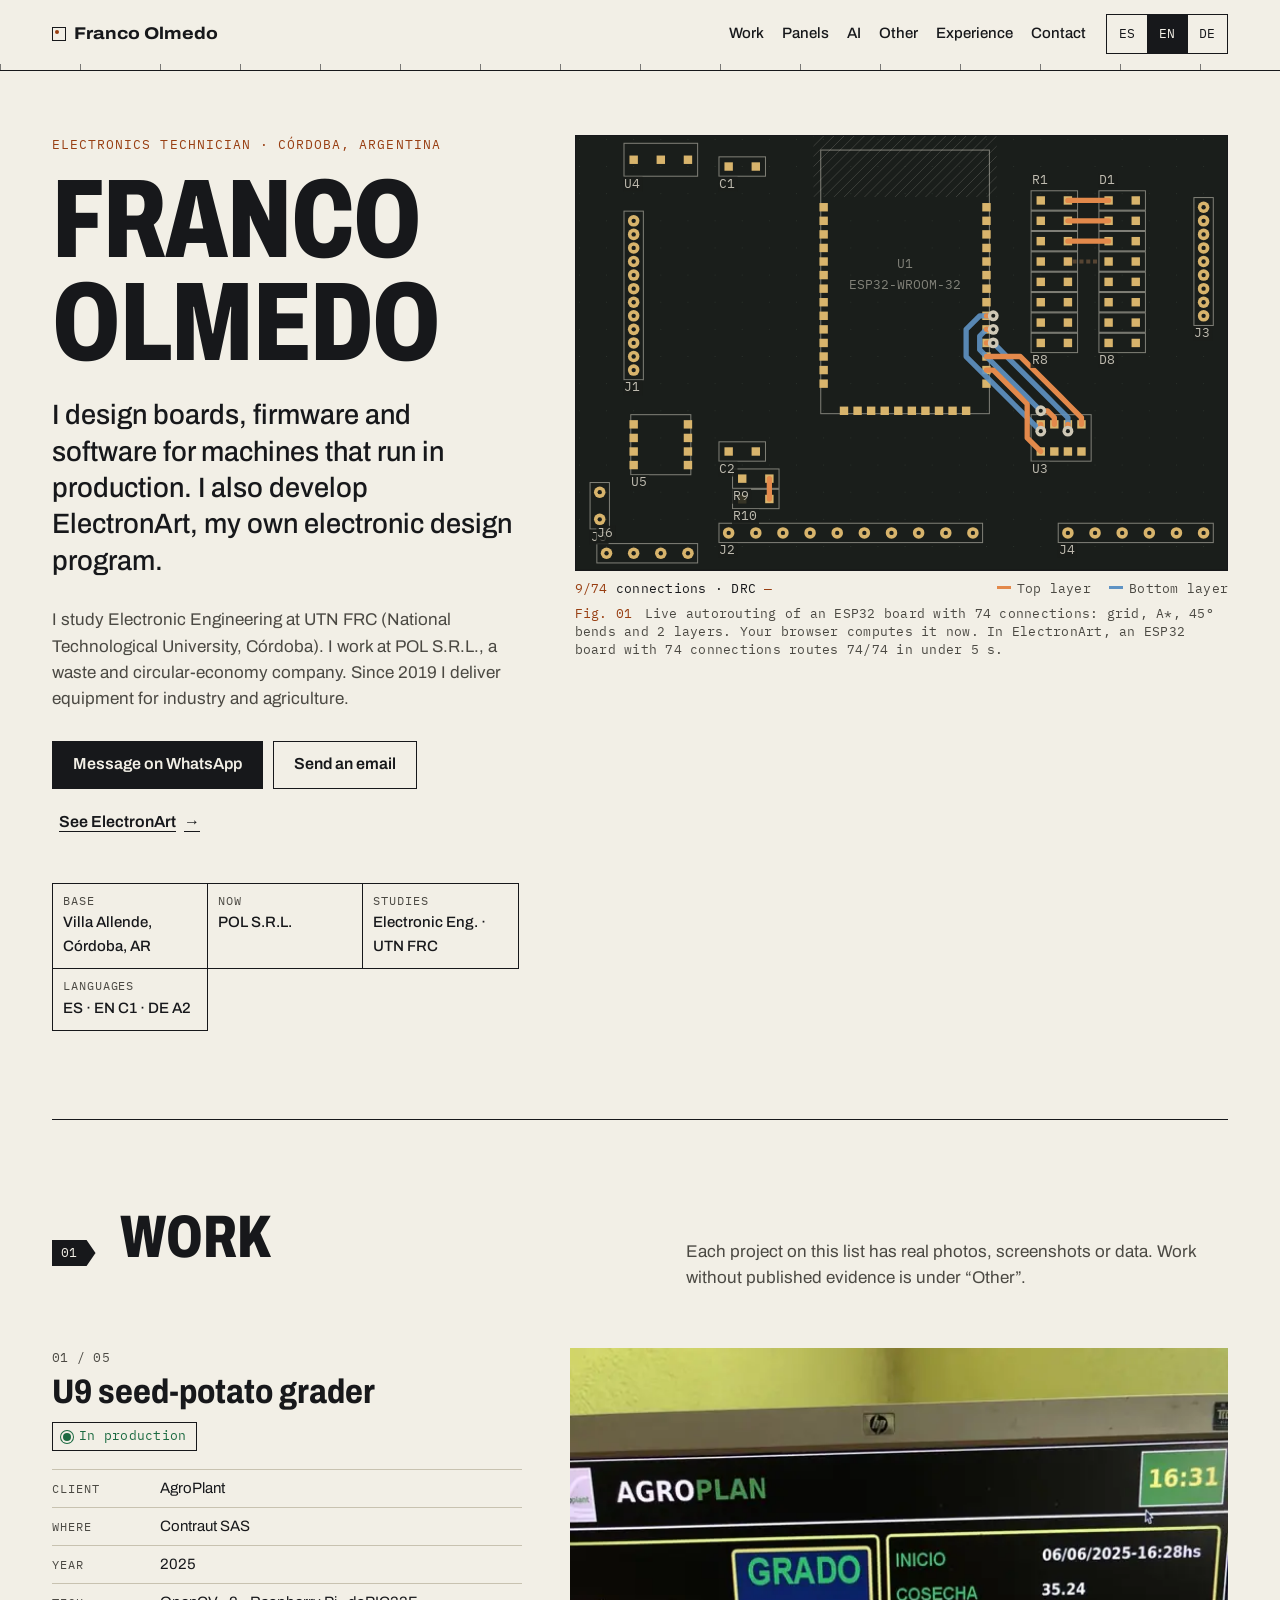
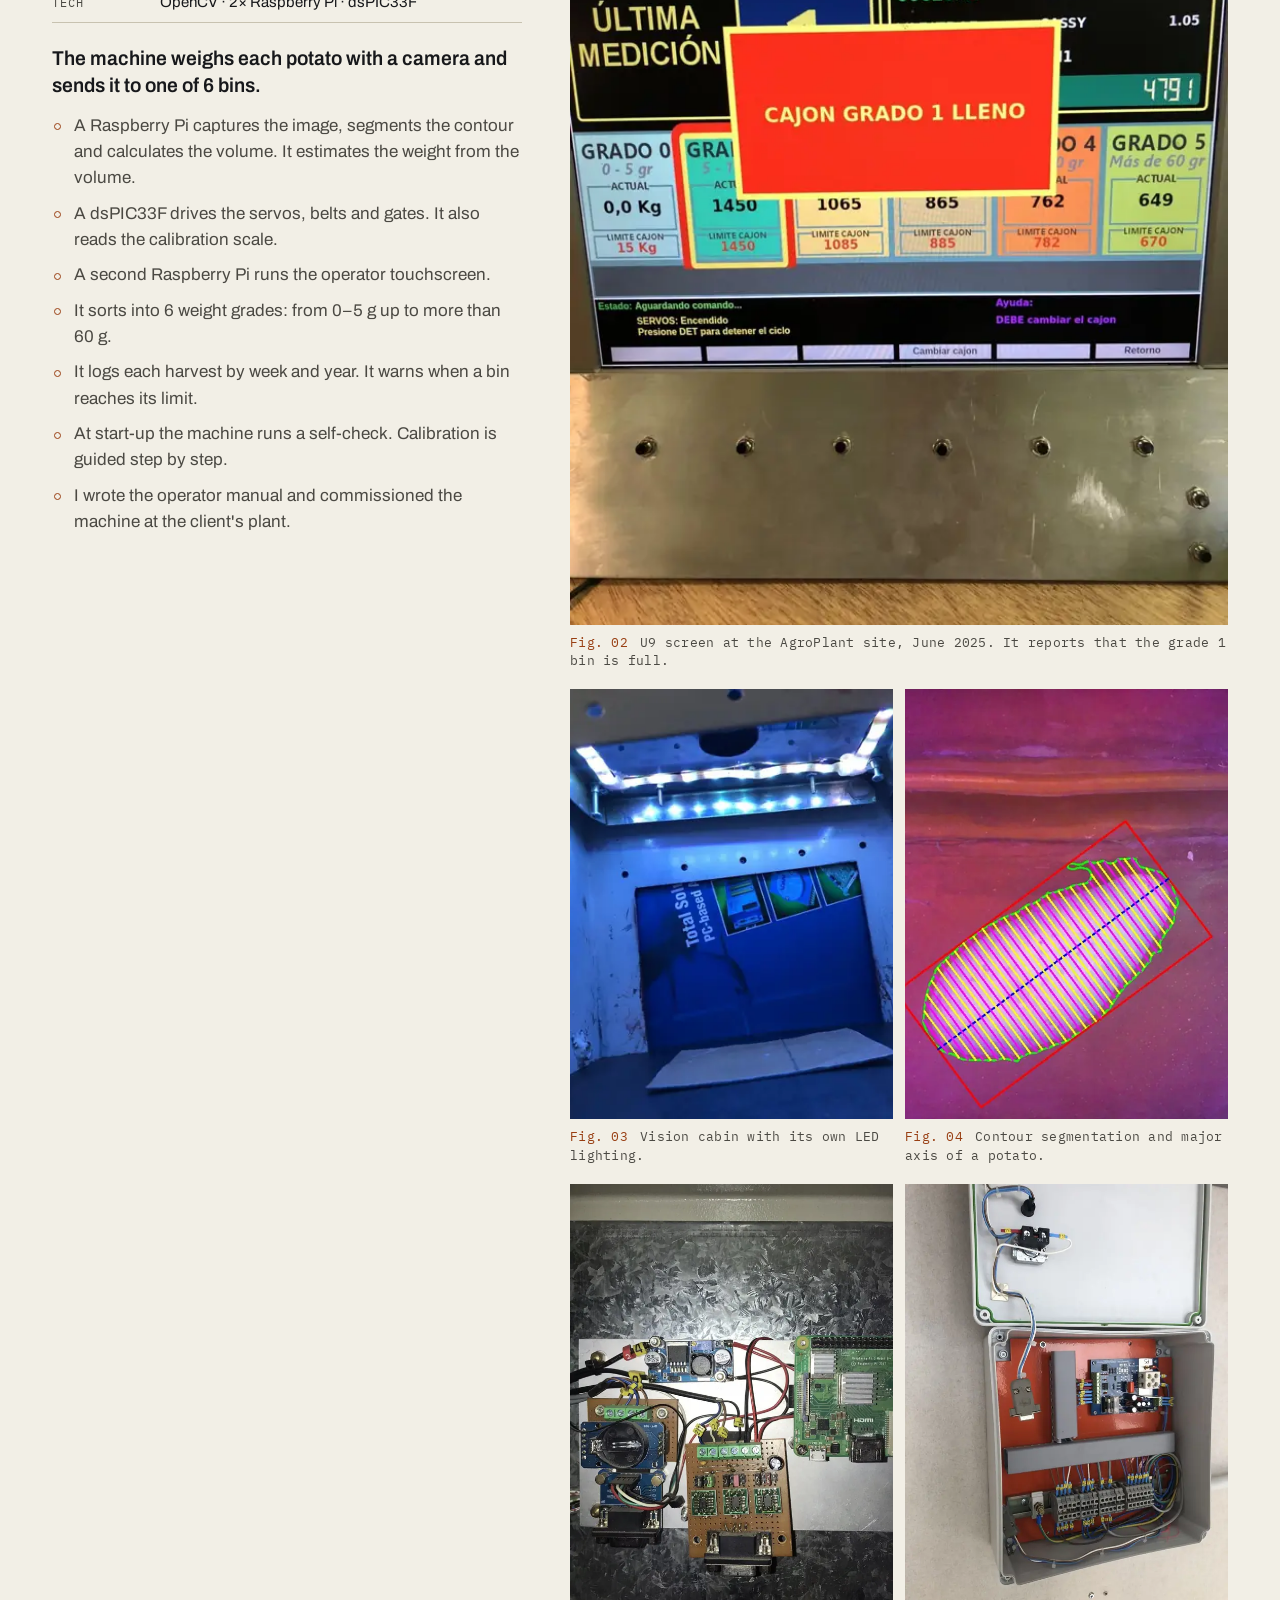
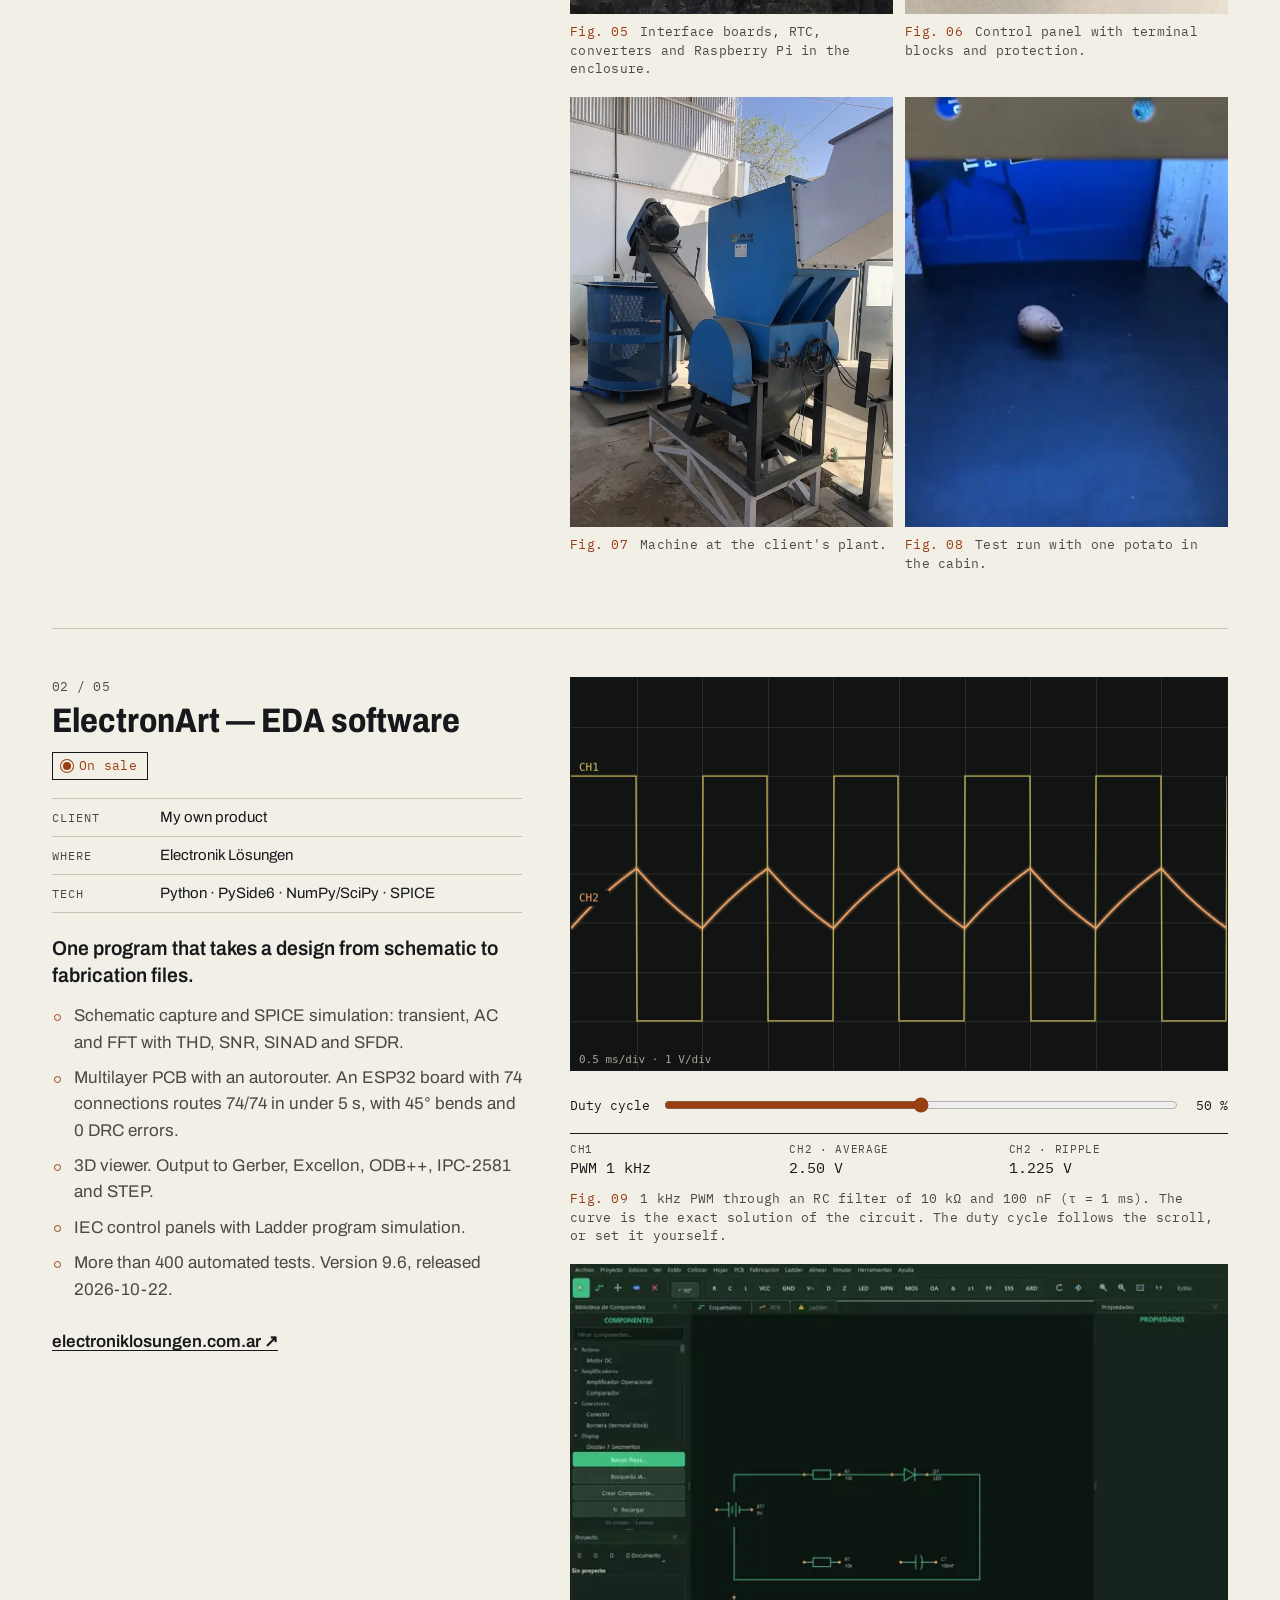
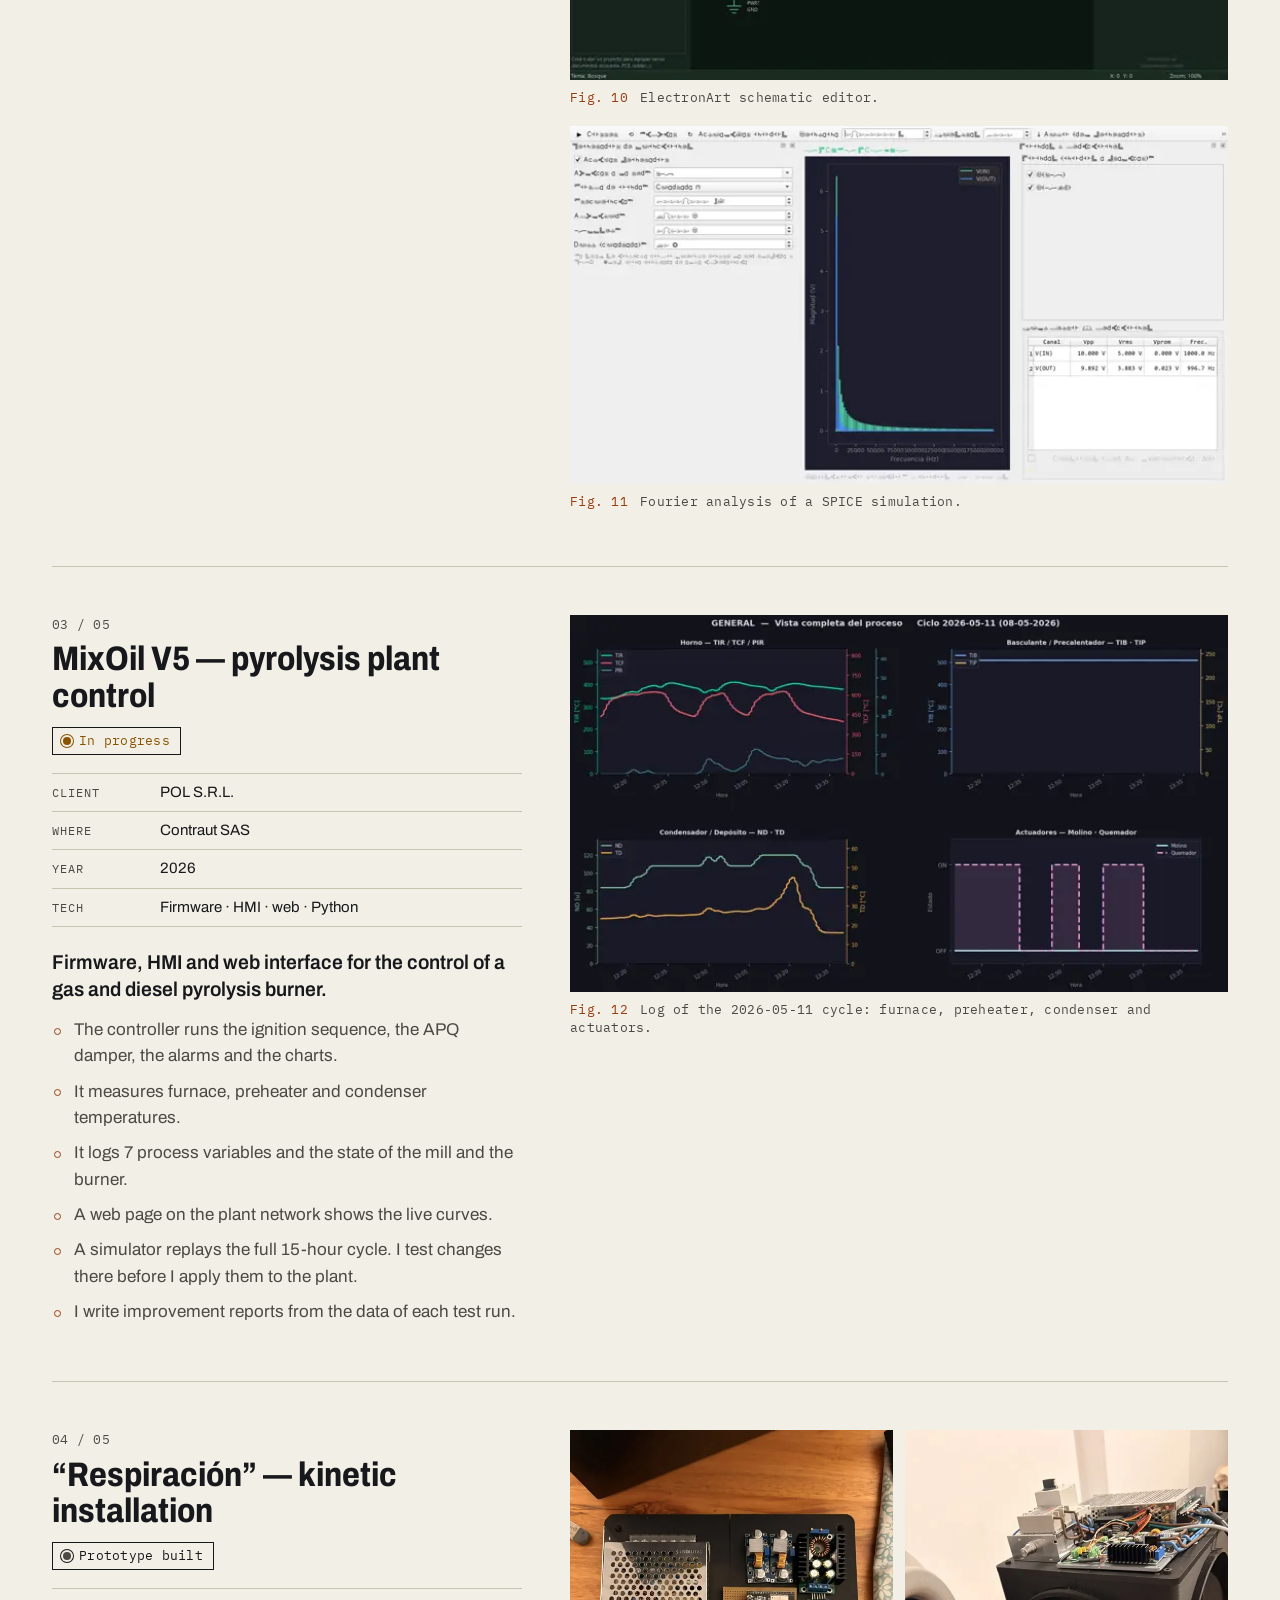
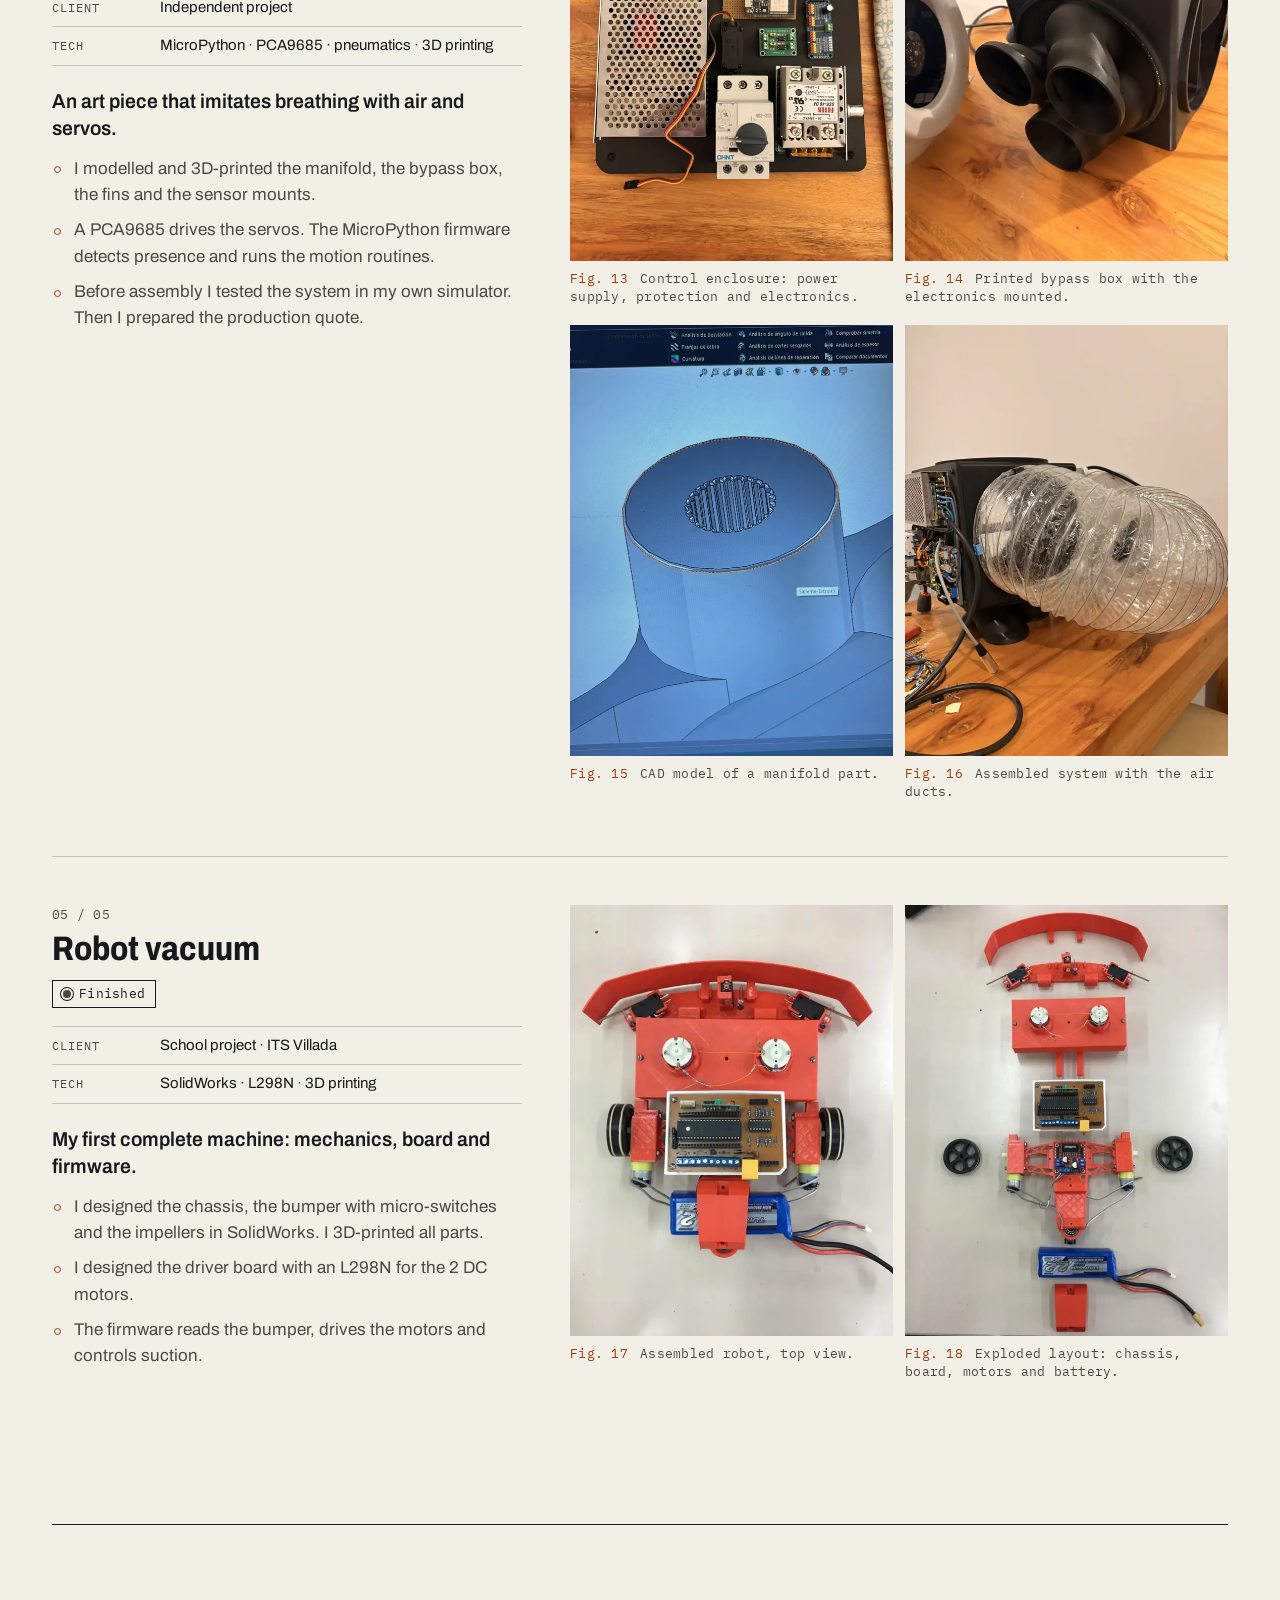
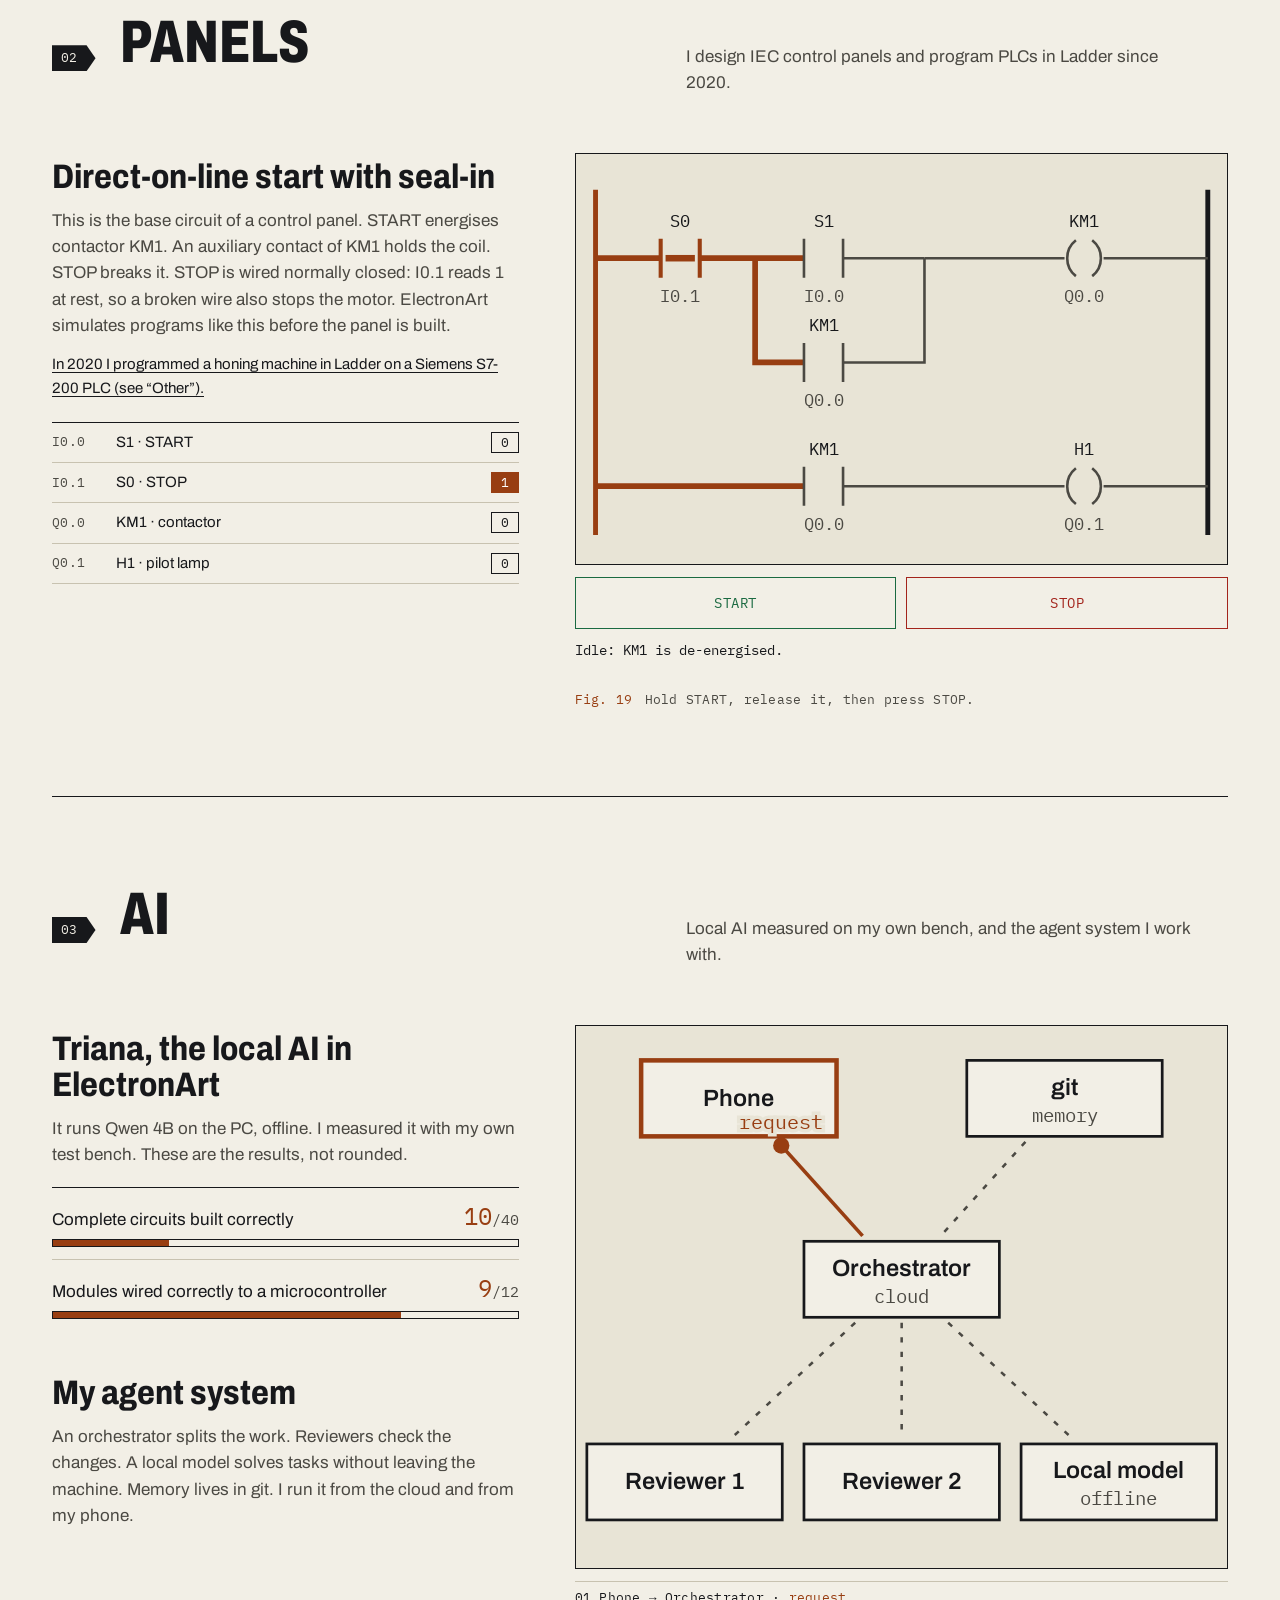
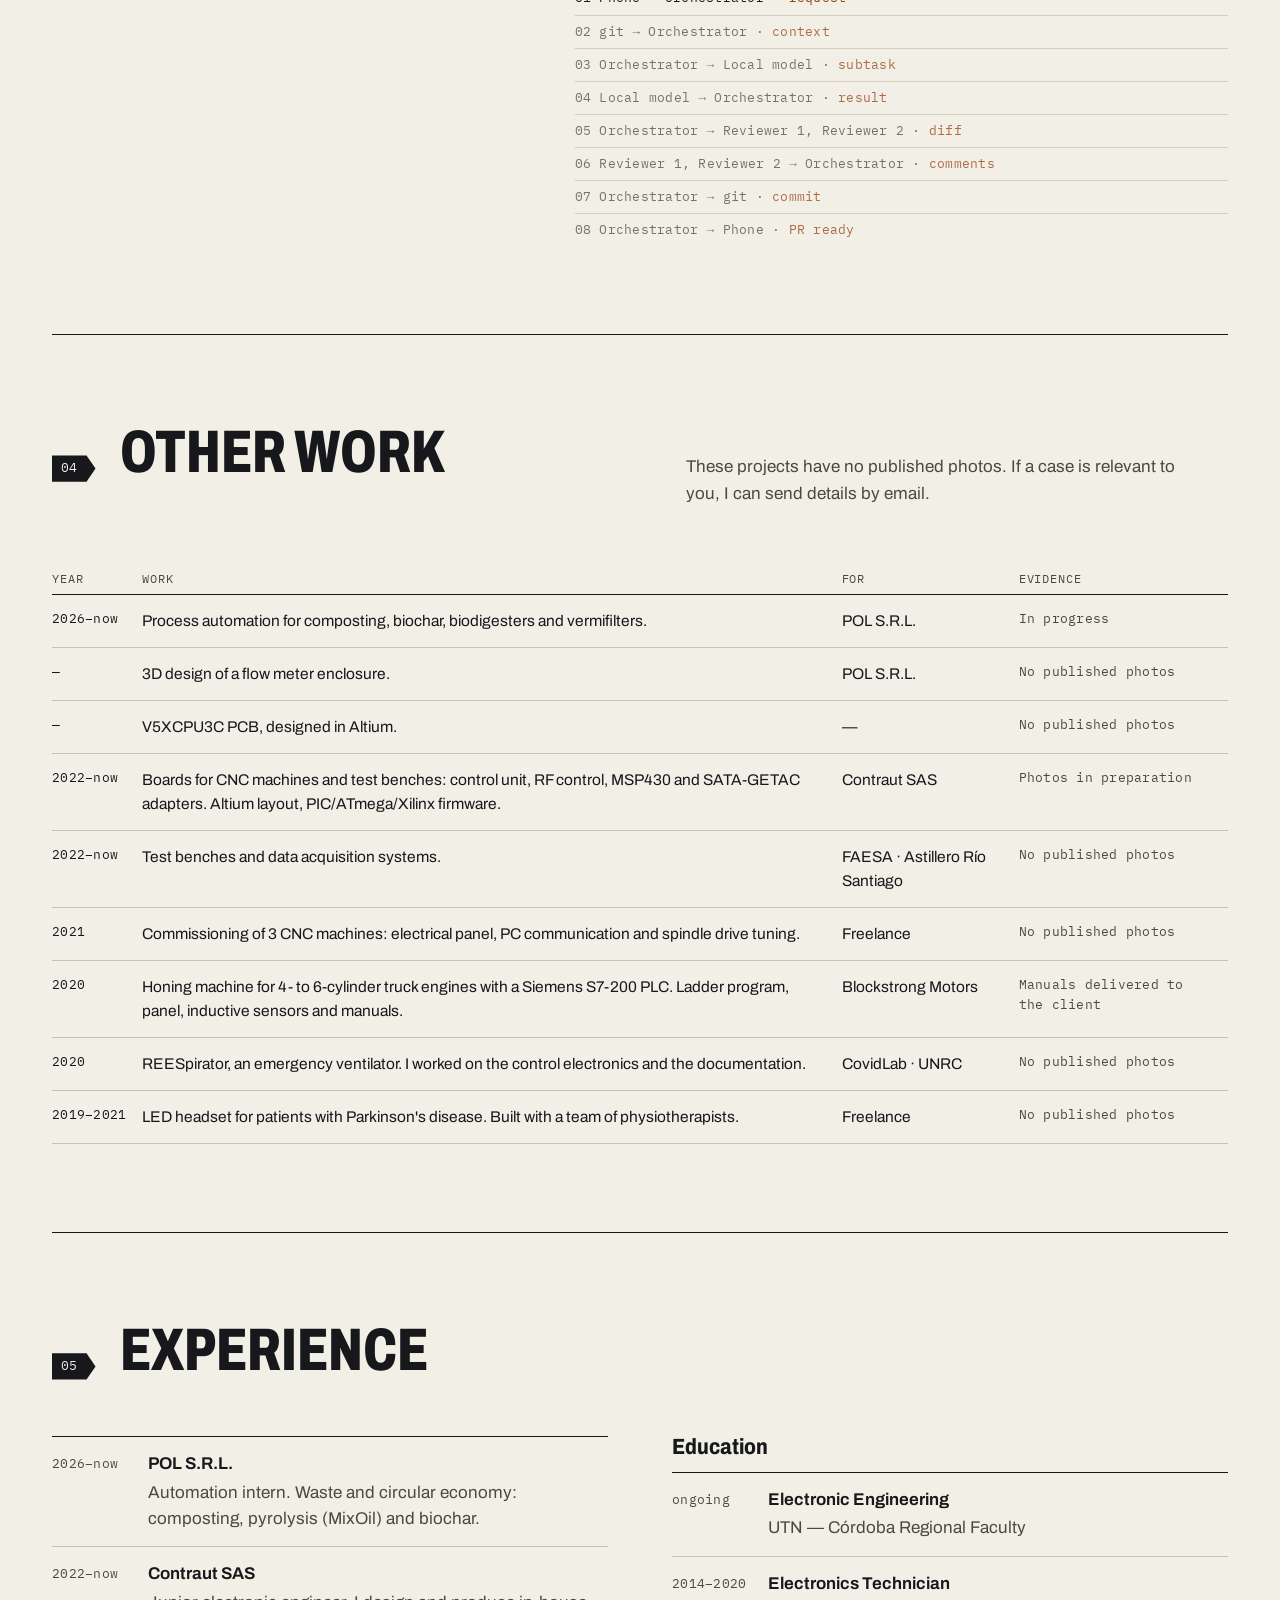
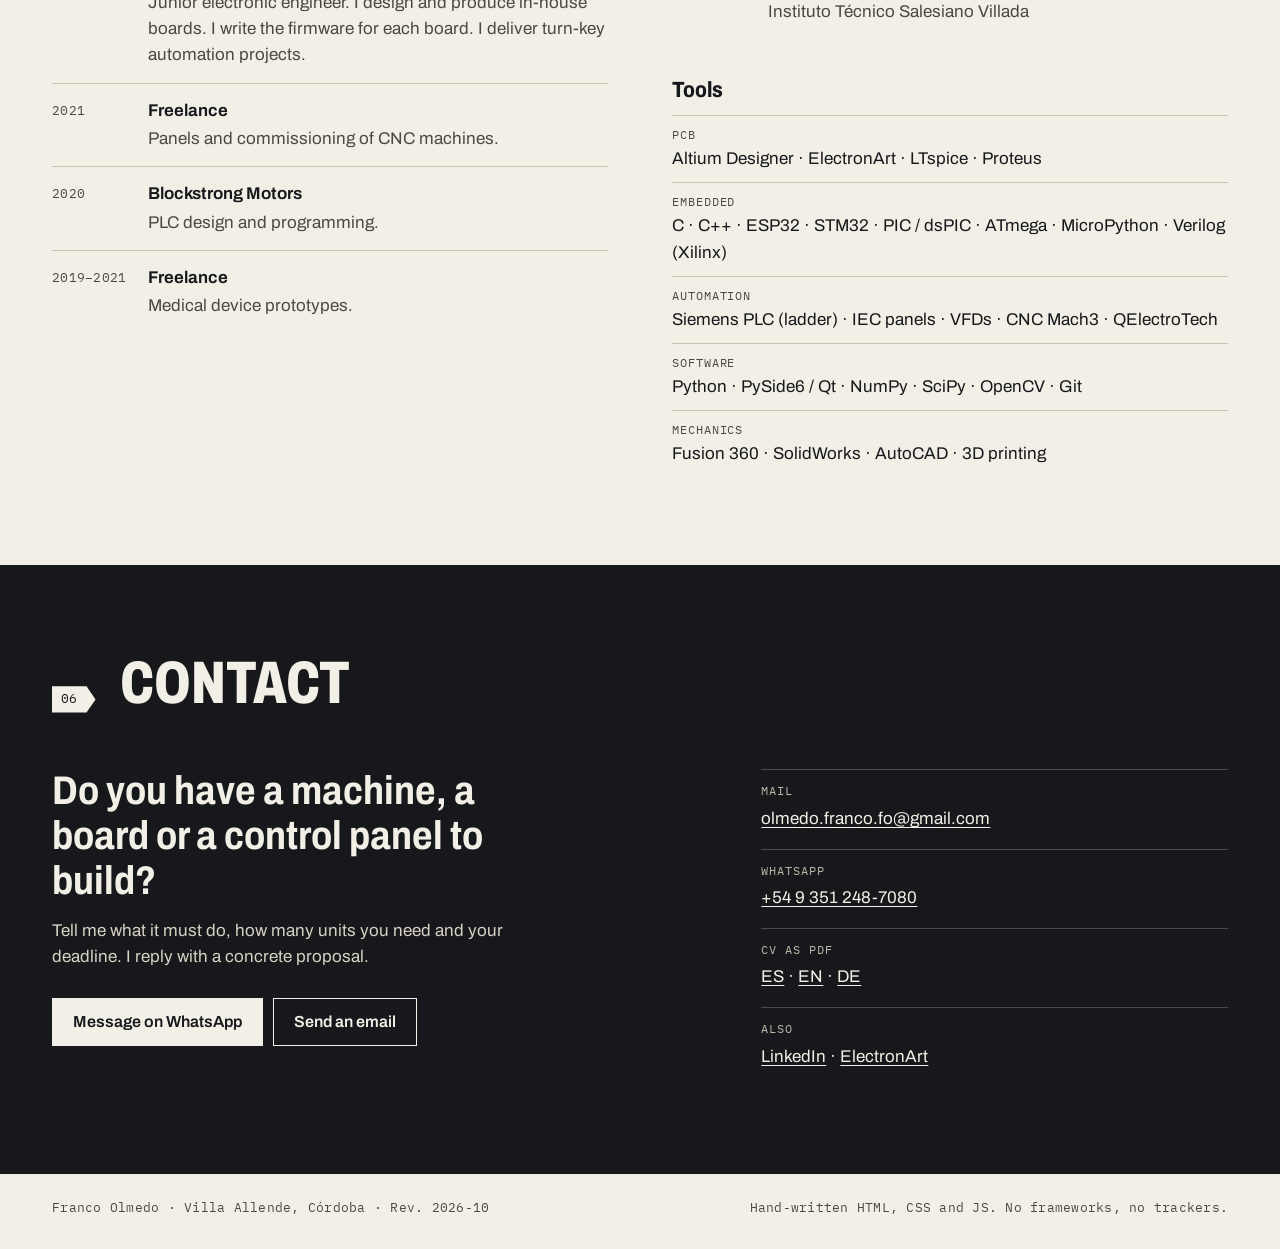
<file: en/index.html>
<!doctype html>
<html lang="en">
<head>
<meta charset="utf-8">
<meta name="viewport" content="width=device-width, initial-scale=1">
<title>Franco Olmedo — Electronics technician: PCBs, firmware and control panels</title>
<meta name="description" content="Electronics technician in Córdoba, Argentina. I design PCBs, firmware (ESP32, dsPIC, STM32) and IEC control panels. U9 potato grader in production, MixOil pyrolysis control and ElectronArt EDA.">
<link rel="canonical" href="https://franco.electroniklosungen.com.ar/en/">
<link rel="alternate" hreflang="es" href="https://franco.electroniklosungen.com.ar/">
<link rel="alternate" hreflang="en" href="https://franco.electroniklosungen.com.ar/en/">
<link rel="alternate" hreflang="de" href="https://franco.electroniklosungen.com.ar/de/">
<link rel="alternate" hreflang="x-default" href="https://franco.electroniklosungen.com.ar/">
<meta property="og:type" content="profile">
<meta property="og:title" content="Franco Olmedo — Electronics technician: PCBs, firmware and control panels">
<meta property="og:description" content="Electronics technician in Córdoba, Argentina. I design PCBs, firmware (ESP32, dsPIC, STM32) and IEC control panels. U9 potato grader in production, MixOil pyrolysis control and ElectronArt EDA.">
<meta property="og:url" content="https://franco.electroniklosungen.com.ar/en/">
<meta property="og:locale" content="en_US">
<meta property="og:image" content="https://franco.electroniklosungen.com.ar/assets/img/og.jpg">
<meta property="og:image:width" content="1200">
<meta property="og:image:height" content="630">
<meta property="og:image:alt" content="U9 grader at the AgroPlant site, June 2025. The screen reports that the grade 1 bin is full.">
<meta name="twitter:card" content="summary_large_image">
<meta name="theme-color" content="#f2efe6">
<link rel="icon" href="../favicon.svg" type="image/svg+xml">
<link rel="preload" href="../assets/fonts/archivo-latin-wdth-normal.woff2" as="font" type="font/woff2" crossorigin>
<script>document.documentElement.className="js"</script>
<style>@font-face{font-family:Archivo;src:url(../assets/fonts/archivo-latin-wdth-normal.woff2) format("woff2");font-weight:100 900;font-stretch:62% 125%;font-display:swap}
@font-face{font-family:"Plex Mono";src:url(../assets/fonts/ibm-plex-mono-latin-400-normal.woff2) format("woff2");font-weight:400;font-display:swap}
:root{--paper:#f2efe6;--paper2:#e8e4d6;--ink:#17181b;--ink2:#4b4943;--rule:#c8c2b0;--cu:#983e12;--cu2:#f0a46b;--ok:#1b6a41;--run:#8a5300;
--board:#1a1e1b;--cuL:#e3894b;--bot:#5f93c4;
--sans:Archivo,"Helvetica Neue",Arial,sans-serif;--mono:"Plex Mono",ui-monospace,Menlo,Consolas,monospace;color-scheme:light}
*,*::before,*::after{box-sizing:border-box}
html{-webkit-text-size-adjust:100%;scroll-padding-top:84px}
body{margin:0;background:var(--paper);color:var(--ink);font:400 17px/1.55 var(--sans);font-stretch:100%}
img{display:block;max-width:100%;height:auto}
a{color:inherit;text-decoration-thickness:1px;text-underline-offset:3px}
a:hover{color:var(--cu)}
:focus-visible{outline:2px solid var(--cu);outline-offset:3px}
h1,h2,h3,p,dl,dd,ul,ol,figure{margin:0}
ul,ol{padding:0;list-style:none}
.wrap{max-width:1240px;margin:0 auto;padding:0 16px}
@media(min-width:760px){.wrap{padding:0 32px}}
.skip{position:absolute;left:8px;top:-60px;background:var(--ink);color:var(--paper);padding:10px 14px;z-index:9}
.skip:focus{top:8px}
.mono,.kicker,.case-n,.meta dt,.tblock dt,figcaption,.status,.y,.tools dt,.ct-list dt,.foot,.ev,.net,.langs,.hud,.log{font-family:var(--mono);font-size:13px;letter-spacing:.02em;font-variant-numeric:tabular-nums}

/* cabecera: hoja de plano con marcas de zona */
.top{background:var(--paper);border-bottom:1px solid var(--ink);position:relative}
.top::after{content:"";position:absolute;left:0;right:0;bottom:0;height:6px;pointer-events:none;
 background:repeating-linear-gradient(90deg,var(--ink) 0 1px,transparent 1px 80px);opacity:.55}
@media(min-width:760px){.top{position:sticky;top:0;z-index:5}}
.top-in{display:flex;flex-wrap:wrap;align-items:center;gap:6px 20px;padding-top:12px;padding-bottom:14px}
.brand{font-weight:750;font-stretch:112%;font-size:17px;text-decoration:none;display:flex;align-items:center;gap:8px;margin-right:auto;min-height:44px}
.pin1{width:14px;height:14px;border:1.5px solid var(--ink);position:relative}
.pin1::after{content:"";position:absolute;left:2px;top:2px;width:4px;height:4px;border-radius:50%;background:var(--cu)}
.nav{display:flex;flex-wrap:wrap;gap:0 18px;order:3;width:100%}
.nav a{display:inline-block;padding:8px 0;text-decoration:none;font-weight:500;font-size:15px}
.nav a:hover{text-decoration:underline}
@media(min-width:760px){.nav{order:0;width:auto}}
.langs{display:flex;border:1px solid var(--ink)}
.langs a{display:block;padding:9px 10px;text-decoration:none;min-width:40px;text-align:center}
.langs li+li a{border-left:1px solid var(--ink)}
.langs a[aria-current]{background:var(--ink);color:var(--paper)}

/* portada */
.hero{display:grid;gap:32px;padding-top:40px;padding-bottom:56px}
@media(min-width:960px){.hero{grid-template-columns:minmax(0,5fr) minmax(0,7fr);grid-template-areas:"a f" "b f";gap:28px 56px;padding-top:64px;padding-bottom:88px;align-items:start}
 .hero-a{grid-area:a}.rt{grid-area:f}.hero-b{grid-area:b}}
.kicker{color:var(--cu);text-transform:uppercase;letter-spacing:.08em}
h1{font-size:clamp(46px,11vw,112px);line-height:.92;font-weight:800;font-stretch:72%;letter-spacing:-.01em;text-transform:uppercase;margin-top:14px}
.lead{font-size:clamp(21px,2.6vw,28px);line-height:1.3;font-weight:500;font-stretch:96%;margin-top:22px;max-width:30ch}
.sub{color:var(--ink2);max-width:58ch}
.ctas{display:flex;flex-wrap:wrap;gap:10px;margin-top:28px}
.btn{display:inline-flex;align-items:center;gap:8px;min-height:48px;padding:0 20px;font-weight:600;font-size:16px;text-decoration:none;border:1.5px solid var(--ink)}
.btn-1{background:var(--ink);color:var(--paper)}
.btn-1:hover{background:var(--cu);border-color:var(--cu);color:#fff}
.btn-2:hover{background:var(--ink);color:var(--paper)}
.btn-3{border-color:transparent;padding:0 6px;text-decoration:underline;text-underline-offset:4px}
@media(max-width:420px){.hero .btn-1,.hero .btn-2{flex:1 1 100%;justify-content:center}}
.tblock{display:grid;grid-template-columns:repeat(auto-fill,minmax(140px,1fr));margin-top:36px;border-top:1px solid var(--ink);border-left:1px solid var(--ink)}
.tblock div{border-right:1px solid var(--ink);border-bottom:1px solid var(--ink);padding:8px 10px 10px}
.tblock dt,.meta dt,.tools dt,.ct-list dt{color:var(--ink2);text-transform:uppercase;font-size:11.5px;letter-spacing:.08em}
.tblock dd{font-size:15px;font-weight:500;margin-top:2px}

/* figuras */
.fig a{display:block;background:var(--paper2)}
figcaption{color:var(--ink2);margin-top:8px;font-size:12.5px;line-height:1.45}
.ref{color:var(--cu);margin-right:4px}
.hero-fig{max-width:460px}
@media(min-width:960px){.hero-fig{max-width:none}}
.hero-fig img{width:100%;border:1px solid var(--ink)}

/* secciones */
.sec{--g:16px;padding-top:56px;padding-bottom:56px;background:linear-gradient(var(--ink),var(--ink)) no-repeat center top/calc(100% - 2*var(--g)) 1px}
@media(min-width:760px){.sec{--g:32px}}
@media(min-width:960px){.sec{padding-top:88px;padding-bottom:88px}}
.sec-h{display:grid;gap:10px;margin-bottom:36px}
@media(min-width:960px){.sec-h{grid-template-columns:auto minmax(0,1fr) minmax(0,1fr);align-items:baseline;gap:24px;margin-bottom:56px}}
.net{display:inline-block;justify-self:start;background:var(--ink);color:var(--paper);padding:3px 18px 3px 9px;
 clip-path:polygon(0 0,calc(100% - 9px) 0,100% 50%,calc(100% - 9px) 100%,0 100%)}
h2{font-size:clamp(34px,6vw,60px);line-height:1;font-weight:800;font-stretch:72%;text-transform:uppercase}
.sec-sub{color:var(--ink2);max-width:52ch}

/* casos */
.case{display:grid;gap:24px;padding:32px 0 40px;border-top:1px solid var(--rule)}
.case:first-of-type{border-top:0;padding-top:0}
@media(min-width:960px){.case{grid-template-columns:minmax(0,5fr) minmax(0,7fr);gap:48px;padding:48px 0 56px}.case-txt{position:sticky;top:96px;align-self:start}}
.case-n{color:var(--ink2)}
h3{font-size:clamp(25px,3.2vw,34px);line-height:1.08;font-weight:750;font-stretch:85%;margin-top:6px}
.status{display:inline-flex;align-items:center;gap:8px;margin-top:12px;border:1px solid var(--ink);padding:3px 10px}
.led{width:8px;height:8px;border-radius:50%;background:var(--ink2);box-shadow:0 0 0 2px var(--paper),0 0 0 3px currentColor}
.st_op .led{background:var(--ok)}.st_op{color:var(--ok)}
.st_run .led{background:var(--run)}.st_run{color:var(--run)}
.st_sale .led{background:var(--cu)}.st_sale{color:var(--cu)}
.meta{margin-top:18px;border-top:1px solid var(--rule)}
.meta div{display:grid;grid-template-columns:96px minmax(0,1fr);gap:12px;padding:7px 0;border-bottom:1px solid var(--rule)}
.meta dt{padding-top:3px}
.meta dd{font-size:15px}
.case-lead{font-size:20px;line-height:1.35;font-weight:600;font-stretch:95%;margin-top:22px}
.pts{margin-top:14px}
.pts li{position:relative;padding-left:22px;margin-top:9px;color:var(--ink2)}
.pts li::before{content:"";position:absolute;left:2px;top:.62em;width:7px;height:7px;border:1.5px solid var(--cu);border-radius:50%}
.ext{display:inline-block;margin-top:20px;font-weight:600;padding:6px 0}
.case-figs{display:grid;grid-template-columns:1fr 1fr;gap:20px 12px;align-content:start}
.case-figs .fig img{width:100%;aspect-ratio:3/4;object-fit:cover}
.case-figs .fig.w{grid-column:1/-1}
.case-figs .fig.w img{aspect-ratio:auto}
.case-figs.one{grid-template-columns:1fr}
@media(min-width:960px){.case-figs.c3{grid-template-columns:repeat(3,1fr)}}

/* tabla tipo BOM */
.bom{width:100%;border-collapse:collapse;font-size:15.5px}
.bom th{text-align:left;font:400 11.5px var(--mono);letter-spacing:.08em;text-transform:uppercase;color:var(--ink2);padding:8px 12px 8px 0;border-bottom:1px solid var(--ink)}
.bom td{padding:14px 16px 14px 0;border-bottom:1px solid var(--rule);vertical-align:top}
.bom .y{white-space:nowrap}
.bom .ev{color:var(--ink2);font-size:12.5px}
@media(max-width:699px){
 .bom thead{position:absolute;width:1px;height:1px;overflow:hidden;clip:rect(0 0 0 0)}
 .bom tr{display:grid;grid-template-columns:minmax(0,1fr) auto;gap:4px 12px;padding:14px 0;border-bottom:1px solid var(--rule)}
 .bom td{display:block;padding:0;border:0}
 .bom td:nth-child(2){grid-column:1/-1;grid-row:2}
 .bom td:nth-child(3){grid-row:3;font-size:14px;color:var(--ink2)}
 .bom td.ev{grid-row:3;text-align:right}
}

/* experiencia */
.cols{display:grid;gap:40px}
@media(min-width:960px){.cols{grid-template-columns:1fr 1fr;gap:64px}}
.tl li{display:grid;grid-template-columns:84px minmax(0,1fr);gap:12px;padding:14px 0;border-top:1px solid var(--rule)}
.tl li:first-child{border-top:1px solid var(--ink)}
.tl .y{padding-top:3px;color:var(--ink2)}
.tl b{font-weight:650}
.tl p{color:var(--ink2);margin-top:2px}
.h-sm{font-size:22px;font-stretch:85%;margin:0 0 12px}
.tl+.h-sm{margin-top:40px}
.tools div{padding:10px 0;border-top:1px solid var(--rule)}
.tools dd{margin-top:2px}

/* contacto */
.contact{background:var(--ink);color:var(--paper)}
.contact .net{background:var(--paper);color:var(--ink)}
.contact a:hover{color:var(--cu2)}
.ct-grid{display:grid;gap:40px}
@media(min-width:960px){.ct-grid{grid-template-columns:minmax(0,7fr) minmax(0,5fr);gap:56px}}
.ct-lead{font-size:clamp(26px,3.6vw,40px);line-height:1.12;font-weight:700;font-stretch:85%;max-width:22ch}
.ct-sub{margin-top:14px;color:#d6d1c3;max-width:52ch}
.contact .btn{border-color:var(--paper)}
.contact .btn-1{background:var(--paper);color:var(--ink)}
.contact .btn-1:hover{background:var(--cu2);border-color:var(--cu2);color:var(--ink)}
.contact .btn-2:hover{background:var(--paper);color:var(--ink)}
.ct-list div{padding:12px 0;border-top:1px solid #4a4a4a}
.ct-list dt{color:#bdb7a8}
.ct-list dd{font-size:17px;margin-top:2px;overflow-wrap:anywhere}
.ct-list a{display:inline-block;padding:4px 0}
.foot{display:flex;flex-wrap:wrap;justify-content:space-between;gap:6px 24px;padding-top:24px;padding-bottom:32px;color:var(--ink2);font-size:12.5px}

/* piezas en vivo: sin JS no se muestran los lienzos */
html:not(.js) .rt,html:not(.js) .osc{display:none}
.rt-box,.osc-box{position:relative;border:1px solid var(--ink)}
.rt-box{aspect-ratio:3/2;background:var(--board)}
.osc-box{aspect-ratio:5/3;background:#111412}
.rt canvas,.osc canvas{position:absolute;inset:0;width:100%;height:100%;display:block}
.hud{display:flex;flex-wrap:wrap;align-items:center;justify-content:space-between;gap:4px 16px;margin-top:8px;font-size:12.5px}
.hud p{margin:0}
.hud b{font-weight:400;color:var(--cu)}
.hud-k{color:var(--ink2)}
.k{display:inline-block;width:14px;height:3px;margin:0 6px 3px 0;vertical-align:middle}
.k-top{background:var(--cuL)}.k-bot{background:var(--bot);margin-left:10px}
.again,.pb{font:13px var(--mono);letter-spacing:.04em;background:none;color:var(--ink);border:1.5px solid var(--ink);padding:0 14px;min-height:40px;cursor:pointer}
.again:hover{background:var(--ink);color:var(--paper)}
.rt figcaption{margin-top:6px}

/* osciloscopio */
.osc-ctl{display:flex;align-items:center;gap:12px;margin-top:10px;font:13px var(--mono)}
.osc-ctl input{flex:1;min-width:0;height:44px;accent-color:var(--cu)}
.osc-ctl output{min-width:4.5ch;text-align:right;font-variant-numeric:tabular-nums}
.osc-read{display:grid;grid-template-columns:repeat(3,minmax(0,1fr));border-top:1px solid var(--ink);margin-top:4px}
.osc-read div{padding:8px 8px 4px 0}
.osc-read dt{font:11px var(--mono);letter-spacing:.06em;text-transform:uppercase;color:var(--ink2)}
.osc-read dd{font:15px var(--mono);font-variant-numeric:tabular-nums;margin-top:2px}

/* bloques de dos columnas: Tableros e IA */
.duo{display:grid;gap:32px}
@media(min-width:960px){.duo{grid-template-columns:minmax(0,5fr) minmax(0,7fr);gap:56px;align-items:start}}
.duo-p{color:var(--ink2);margin-top:12px;max-width:56ch}
.duo-ev{margin-top:14px;font-size:15px}
.io{width:100%;border-collapse:collapse;margin-top:22px;font-size:15px}
.io td,.io th{padding:8px 0;border-bottom:1px solid var(--rule);text-align:left;font-weight:400}
.io tr:first-child>*{border-top:1px solid var(--ink)}
.io .y{width:64px;color:var(--ink2)}
.io .v{text-align:right}
[data-io]{display:inline-block;min-width:28px;text-align:center;font:13px var(--mono);border:1px solid var(--ink);padding:1px 0}
[data-io].hi{background:var(--cu);border-color:var(--cu);color:#fff}

/* Ladder */
.lad{display:block;width:100%;height:auto;background:var(--paper2);border:1px solid var(--ink)}
.lad path{fill:none;stroke:var(--ink2);stroke-width:1.6;transition:stroke .12s,stroke-width .12s}
.lad .rail{stroke:var(--ink);stroke-width:3}
.lad .rail:not(.r){stroke:var(--cu)}
.lad .w.on{stroke:var(--cu);stroke-width:3.5}
.lad text{font:10.5px var(--mono);fill:var(--ink);text-anchor:middle}
.lad .ad{fill:var(--ink2)}
.ct .bar{fill:none}
.ct.cl .bar{fill:var(--cu)}
.ct.cl path{stroke:var(--cu);stroke-width:2.5}
.coil circle{fill:none}
.coil.on circle{fill:var(--cu2)}
.coil.on path{stroke:var(--cu);stroke-width:2.5}
.lad-ctl{display:flex;gap:10px;margin-top:12px}
.pb{flex:1;min-height:52px;font-size:14px;font-weight:400;touch-action:manipulation;-webkit-user-select:none;user-select:none}
.pb.on{border-color:var(--ok);color:var(--ok)}
.pb.off{border-color:#a3241c;color:#a3241c}
.pb.down{color:#fff}.pb.on.down{background:var(--ok)}.pb.off.down{background:#a3241c}
.lad-msg{font:14px var(--mono);margin-top:12px;min-height:2.9em}

/* IA */
.bars{margin-top:18px}
.bars li{display:grid;grid-template-columns:minmax(0,1fr) auto;align-items:baseline;gap:6px 12px;padding:12px 0;border-top:1px solid var(--rule)}
.bars li:first-child{border-top-color:var(--ink)}
.bn{font:15px var(--mono);font-variant-numeric:tabular-nums;color:var(--ink2)}
.bn b{font-size:24px;font-weight:400;color:var(--cu)}
.bt{grid-column:1/-1;height:8px;border:1px solid var(--ink);background:var(--paper)}
.bt span{display:block;height:100%;background:var(--cu)}
.h-ag{margin-top:44px}
.ag{display:block;width:100%;height:auto;border:1px solid var(--ink);background:var(--paper2)}
.ag .e{fill:none;stroke:var(--ink2);stroke-width:1.4;stroke-dasharray:3 5}
.ag .e.on{stroke:var(--cu);stroke-width:2;stroke-dasharray:none}
.nd rect{fill:var(--paper);stroke:var(--ink);stroke-width:1.5;transition:stroke .2s}
.nd.on rect{stroke:var(--cu);stroke-width:2.5}
.nd text{font:600 13px var(--sans);text-anchor:middle;fill:var(--ink)}
.nd .sub{font:400 10.5px var(--mono);fill:var(--ink2)}
.msgs circle{fill:var(--cu)}
.msgs text{font:11px var(--mono);fill:var(--cu);text-anchor:middle;paint-order:stroke;stroke:var(--paper2);stroke-width:4px}
.log{margin-top:12px;font-size:12.5px}
.log li{padding:6px 0;border-top:1px solid var(--rule);color:var(--ink2);transition:opacity .2s}
.log b{font-weight:400;color:var(--cu)}
.anim .log li{opacity:.75}
.anim .log li.cur{opacity:1;color:var(--ink)}
@media(prefers-reduced-motion:reduce){*,*::before,*::after{transition:none!important;scroll-behavior:auto!important}}
@media(max-width:959px){.duo .live{order:-1}}
</style>
<script type="application/ld+json">{"@context":"https://schema.org","@type":"Person","name":"Franco Olmedo","url":"https://franco.electroniklosungen.com.ar/","email":"mailto:olmedo.franco.fo@gmail.com","telephone":"+54 9 351 248-7080","jobTitle":"Electronics technician","worksFor":{"@type":"Organization","name":"POL S.R.L."},"alumniOf":{"@type":"EducationalOrganization","name":"Instituto Técnico Salesiano Villada"},"address":{"@type":"PostalAddress","addressLocality":"Villa Allende","addressRegion":"Córdoba","addressCountry":"AR"},"sameAs":["https://www.linkedin.com/in/franco-olmedo-967405194/","https://electroniklosungen.com.ar"]}</script>
</head>
<body>
<a class="skip" href="#main">Skip to content</a>
<header class="top"><div class="wrap top-in"><a class="brand" href="../"><span class="pin1" aria-hidden="true"></span>Franco Olmedo</a><nav aria-label="Sections"><ul class="nav"><li><a href="#trabajos">Work</a></li><li><a href="#tableros">Panels</a></li><li><a href="#ia">AI</a></li><li><a href="#otros">Other</a></li><li><a href="#experiencia">Experience</a></li><li><a href="#contacto">Contact</a></li></ul></nav><ul class="langs" aria-label="Idioma / Language / Sprache"><li><a href=".././" hreflang="es" lang="es">ES</a></li><li><a href="../en/" hreflang="en" lang="en" aria-current="page">EN</a></li><li><a href="../de/" hreflang="de" lang="de">DE</a></li></ul></div></header>
<main id="main">
<section class="hero wrap" aria-labelledby="h-nombre"><div class="hero-a"><p class="kicker">Electronics technician · Córdoba, Argentina</p><h1 id="h-nombre">Franco Olmedo</h1><p class="lead">I design boards, firmware and software for machines that run in production. I also develop ElectronArt, my own electronic design program.</p></div><figure class="live rt" id="ruteo" data-conn="connections" data-vias="vias" data-pas="passes" data-calc="compute"><div class="rt-box"><canvas role="img" aria-label="Animation: autorouting a board with an ESP32 and 74 connections. Tracks are drawn one by one, with 45° bends on two layers."></canvas></div><div class="hud"><p class="hud-n"><b>0/74</b> connections · DRC <b>—</b></p><p class="hud-k"><span class="k k-top"></span>Top layer <span class="k k-bot"></span>Bottom layer</p><button type="button" class="again" hidden>Route again</button></div><figcaption><span class="ref">Fig. 01</span> Live autorouting of an ESP32 board with 74 connections: grid, A*, 45° bends and 2 layers. Your browser computes it now. In ElectronArt, an ESP32 board with 74 connections routes 74/74 in under 5 s.</figcaption></figure><div class="hero-b"><p class="sub">I study Electronic Engineering at UTN FRC (National Technological University, Córdoba). I work at POL S.R.L., a waste and circular-economy company. Since 2019 I deliver equipment for industry and agriculture.</p><div class="ctas"><a class="btn btn-1" href="https://wa.me/5493512487080?text=Hi%20Franco%2C%20I%20found%20you%20through%20your%20portfolio." rel="noopener">Message on WhatsApp</a><a class="btn btn-2" href="mailto:olmedo.franco.fo@gmail.com">Send an email</a><a class="btn btn-3" href="https://electroniklosungen.com.ar" rel="noopener">See ElectronArt <span aria-hidden="true">→</span></a></div><dl class="tblock"><div><dt>Base</dt><dd>Villa Allende, Córdoba, AR</dd></div><div><dt>Now</dt><dd>POL S.R.L.</dd></div><div><dt>Studies</dt><dd>Electronic Eng. · UTN FRC</dd></div><div><dt>Languages</dt><dd>ES · EN C1 · DE A2</dd></div></dl></div></section>
<section id="trabajos" class="sec wrap" aria-labelledby="h-trab"><div class="sec-h"><p class="net" aria-hidden="true">01</p><h2 id="h-trab">Work</h2><p class="sec-sub">Each project on this list has real photos, screenshots or data. Work without published evidence is under “Other”.</p></div>
<article class="case" id="u9" aria-labelledby="h-u9"><div class="case-txt"><p class="case-n">01 / 05</p><h3 id="h-u9">U9 seed-potato grader</h3><p class="status st_op"><span class="led" aria-hidden="true"></span>In production</p><dl class="meta"><div><dt>Client</dt><dd>AgroPlant</dd></div><div><dt>Where</dt><dd>Contraut SAS</dd></div><div><dt>Year</dt><dd>2025</dd></div><div><dt>Tech</dt><dd>OpenCV · 2× Raspberry Pi · dsPIC33F</dd></div></dl><p class="case-lead">The machine weighs each potato with a camera and sends it to one of 6 bins.</p><ul class="pts"><li>A Raspberry Pi captures the image, segments the contour and calculates the volume. It estimates the weight from the volume.</li><li>A dsPIC33F drives the servos, belts and gates. It also reads the calibration scale.</li><li>A second Raspberry Pi runs the operator touchscreen.</li><li>It sorts into 6 weight grades: from 0–5 g up to more than 60 g.</li><li>It logs each harvest by week and year. It warns when a bin reaches its limit.</li><li>At start-up the machine runs a self-check. Calibration is guided step by step.</li><li>I wrote the operator manual and commissioned the machine at the client's plant.</li></ul></div><div class="case-figs"><figure class="fig w"><a href="../assets/img/u9-hmi-grado-1280.webp" aria-label="Open full-size image: U9 screen at the AgroPlant site, June 2025. It reports that the grade 1 bin is full."><img src="../assets/img/u9-hmi-grado-640.webp" srcset="../assets/img/u9-hmi-grado-640.webp 640w, ../assets/img/u9-hmi-grado-1280.webp 1280w" sizes="(min-width: 1000px) 640px, 100vw" width="640" height="853" alt="U9 screen at the AgroPlant site, June 2025. It reports that the grade 1 bin is full." loading="lazy" decoding="async"></a><figcaption><span class="ref">Fig. 02</span> U9 screen at the AgroPlant site, June 2025. It reports that the grade 1 bin is full.</figcaption></figure><figure class="fig"><a href="../assets/img/u9-camara-1280.webp" aria-label="Open full-size image: Vision cabin with its own LED lighting."><img src="../assets/img/u9-camara-640.webp" srcset="../assets/img/u9-camara-640.webp 640w, ../assets/img/u9-camara-1280.webp 1280w" sizes="(min-width: 1000px) 320px, 50vw" width="640" height="480" alt="Vision cabin with its own LED lighting." loading="lazy" decoding="async"></a><figcaption><span class="ref">Fig. 03</span> Vision cabin with its own LED lighting.</figcaption></figure><figure class="fig"><a href="../assets/img/u9-segmentacion-1280.webp" aria-label="Open full-size image: Contour segmentation and major axis of a potato."><img src="../assets/img/u9-segmentacion-640.webp" srcset="../assets/img/u9-segmentacion-640.webp 640w, ../assets/img/u9-segmentacion-1280.webp 1280w" sizes="(min-width: 1000px) 320px, 50vw" width="640" height="640" alt="Contour segmentation and major axis of a potato." loading="lazy" decoding="async"></a><figcaption><span class="ref">Fig. 04</span> Contour segmentation and major axis of a potato.</figcaption></figure><figure class="fig"><a href="../assets/img/u9-placas-1280.webp" aria-label="Open full-size image: Interface boards, RTC, converters and Raspberry Pi in the enclosure."><img src="../assets/img/u9-placas-640.webp" srcset="../assets/img/u9-placas-640.webp 640w, ../assets/img/u9-placas-1280.webp 1280w" sizes="(min-width: 1000px) 320px, 50vw" width="640" height="853" alt="Interface boards, RTC, converters and Raspberry Pi in the enclosure." loading="lazy" decoding="async"></a><figcaption><span class="ref">Fig. 05</span> Interface boards, RTC, converters and Raspberry Pi in the enclosure.</figcaption></figure><figure class="fig"><a href="../assets/img/u9-tablero-1280.webp" aria-label="Open full-size image: Control panel with terminal blocks and protection."><img src="../assets/img/u9-tablero-640.webp" srcset="../assets/img/u9-tablero-640.webp 640w, ../assets/img/u9-tablero-1280.webp 1280w" sizes="(min-width: 1000px) 320px, 50vw" width="640" height="853" alt="Control panel with terminal blocks and protection." loading="lazy" decoding="async"></a><figcaption><span class="ref">Fig. 06</span> Control panel with terminal blocks and protection.</figcaption></figure><figure class="fig"><a href="../assets/img/u9-planta-1280.webp" aria-label="Open full-size image: Machine at the client&#x27;s plant."><img src="../assets/img/u9-planta-640.webp" srcset="../assets/img/u9-planta-640.webp 640w, ../assets/img/u9-planta-1280.webp 1280w" sizes="(min-width: 1000px) 320px, 50vw" width="640" height="853" alt="Machine at the client&#x27;s plant." loading="lazy" decoding="async"></a><figcaption><span class="ref">Fig. 07</span> Machine at the client&#x27;s plant.</figcaption></figure><figure class="fig"><a href="../assets/img/u9-ensayo-1280.webp" aria-label="Open full-size image: Test run with one potato in the cabin."><img src="../assets/img/u9-ensayo-640.webp" srcset="../assets/img/u9-ensayo-640.webp 640w, ../assets/img/u9-ensayo-1280.webp 1280w" sizes="(min-width: 1000px) 320px, 50vw" width="640" height="480" alt="Test run with one potato in the cabin." loading="lazy" decoding="async"></a><figcaption><span class="ref">Fig. 08</span> Test run with one potato in the cabin.</figcaption></figure></div></article>
<article class="case" id="electronart" aria-labelledby="h-electronart"><div class="case-txt"><p class="case-n">02 / 05</p><h3 id="h-electronart">ElectronArt — EDA software</h3><p class="status st_sale"><span class="led" aria-hidden="true"></span>On sale</p><dl class="meta"><div><dt>Client</dt><dd>My own product</dd></div><div><dt>Where</dt><dd>Electronik Lösungen</dd></div><div><dt>Tech</dt><dd>Python · PySide6 · NumPy/SciPy · SPICE</dd></div></dl><p class="case-lead">One program that takes a design from schematic to fabrication files.</p><ul class="pts"><li>Schematic capture and SPICE simulation: transient, AC and FFT with THD, SNR, SINAD and SFDR.</li><li>Multilayer PCB with an autorouter. An ESP32 board with 74 connections routes 74/74 in under 5 s, with 45° bends and 0 DRC errors.</li><li>3D viewer. Output to Gerber, Excellon, ODB++, IPC-2581 and STEP.</li><li>IEC control panels with Ladder program simulation.</li><li>More than 400 automated tests. Version 9.6, released 2026-10-22.</li></ul><p><a class="ext" href="https://electroniklosungen.com.ar" rel="noopener">electroniklosungen.com.ar <span aria-hidden="true">↗</span></a></p></div><div class="case-figs"><figure class="fig w live osc" id="osc"><div class="osc-box"><canvas role="img" aria-label="Oscilloscope: channel 1 shows a 1 kHz PWM, channel 2 the capacitor voltage of the RC filter."></canvas></div><div class="osc-ctl"><label for="osc-d">Duty cycle</label><input id="osc-d" type="range" min="10" max="90" step="1" value="50"><output for="osc-d">50 %</output></div><dl class="osc-read"><div><dt>CH1</dt><dd>PWM 1 kHz</dd></div><div><dt>CH2 · Average</dt><dd data-r="avg">2.50 V</dd></div><div><dt>CH2 · Ripple</dt><dd data-r="pp">1.225 V</dd></div></dl><figcaption><span class="ref">Fig. 09</span> 1 kHz PWM through an RC filter of 10 kΩ and 100 nF (τ = 1 ms). The curve is the exact solution of the circuit. The duty cycle follows the scroll, or set it yourself.</figcaption></figure><figure class="fig w"><a href="../assets/img/ea-esquematico-1280.webp" aria-label="Open full-size image: ElectronArt schematic editor."><img src="../assets/img/ea-esquematico-640.webp" srcset="../assets/img/ea-esquematico-640.webp 640w, ../assets/img/ea-esquematico-1280.webp 1280w" sizes="(min-width: 1000px) 640px, 100vw" width="640" height="405" alt="ElectronArt schematic editor." loading="lazy" decoding="async"></a><figcaption><span class="ref">Fig. 10</span> ElectronArt schematic editor.</figcaption></figure><figure class="fig w"><a href="../assets/img/ea-fft-1280.webp" aria-label="Open full-size image: Fourier analysis of a SPICE simulation."><img src="../assets/img/ea-fft-640.webp" srcset="../assets/img/ea-fft-640.webp 640w, ../assets/img/ea-fft-1280.webp 1280w" sizes="(min-width: 1000px) 640px, 100vw" width="640" height="348" alt="Fourier analysis of a SPICE simulation." loading="lazy" decoding="async"></a><figcaption><span class="ref">Fig. 11</span> Fourier analysis of a SPICE simulation.</figcaption></figure></div></article>
<article class="case" id="mixoil" aria-labelledby="h-mixoil"><div class="case-txt"><p class="case-n">03 / 05</p><h3 id="h-mixoil">MixOil V5 — pyrolysis plant control</h3><p class="status st_run"><span class="led" aria-hidden="true"></span>In progress</p><dl class="meta"><div><dt>Client</dt><dd>POL S.R.L.</dd></div><div><dt>Where</dt><dd>Contraut SAS</dd></div><div><dt>Year</dt><dd>2026</dd></div><div><dt>Tech</dt><dd>Firmware · HMI · web · Python</dd></div></dl><p class="case-lead">Firmware, HMI and web interface for the control of a gas and diesel pyrolysis burner.</p><ul class="pts"><li>The controller runs the ignition sequence, the APQ damper, the alarms and the charts.</li><li>It measures furnace, preheater and condenser temperatures.</li><li>It logs 7 process variables and the state of the mill and the burner.</li><li>A web page on the plant network shows the live curves.</li><li>A simulator replays the full 15-hour cycle. I test changes there before I apply them to the plant.</li><li>I write improvement reports from the data of each test run.</li></ul></div><div class="case-figs one"><figure class="fig w"><a href="../assets/img/mixoil-ciclo-1280.webp" aria-label="Open full-size image: Log of the 2026-05-11 cycle: furnace, preheater, condenser and actuators."><img src="../assets/img/mixoil-ciclo-640.webp" srcset="../assets/img/mixoil-ciclo-640.webp 640w, ../assets/img/mixoil-ciclo-1280.webp 1280w" sizes="(min-width: 1000px) 640px, 100vw" width="640" height="366" alt="Log of the 2026-05-11 cycle: furnace, preheater, condenser and actuators." loading="lazy" decoding="async"></a><figcaption><span class="ref">Fig. 12</span> Log of the 2026-05-11 cycle: furnace, preheater, condenser and actuators.</figcaption></figure></div></article>
<article class="case" id="respiracion" aria-labelledby="h-respiracion"><div class="case-txt"><p class="case-n">04 / 05</p><h3 id="h-respiracion">“Respiración” — kinetic installation</h3><p class="status st_proto"><span class="led" aria-hidden="true"></span>Prototype built</p><dl class="meta"><div><dt>Client</dt><dd>Independent project</dd></div><div><dt>Tech</dt><dd>MicroPython · PCA9685 · pneumatics · 3D printing</dd></div></dl><p class="case-lead">An art piece that imitates breathing with air and servos.</p><ul class="pts"><li>I modelled and 3D-printed the manifold, the bypass box, the fins and the sensor mounts.</li><li>A PCA9685 drives the servos. The MicroPython firmware detects presence and runs the motion routines.</li><li>Before assembly I tested the system in my own simulator. Then I prepared the production quote.</li></ul></div><div class="case-figs"><figure class="fig"><a href="../assets/img/obra-control-1280.webp" aria-label="Open full-size image: Control enclosure: power supply, protection and electronics."><img src="../assets/img/obra-control-640.webp" srcset="../assets/img/obra-control-640.webp 640w, ../assets/img/obra-control-1280.webp 1280w" sizes="(min-width: 1000px) 320px, 50vw" width="640" height="853" alt="Control enclosure: power supply, protection and electronics." loading="lazy" decoding="async"></a><figcaption><span class="ref">Fig. 13</span> Control enclosure: power supply, protection and electronics.</figcaption></figure><figure class="fig"><a href="../assets/img/obra-ensamble-1280.webp" aria-label="Open full-size image: Printed bypass box with the electronics mounted."><img src="../assets/img/obra-ensamble-640.webp" srcset="../assets/img/obra-ensamble-640.webp 640w, ../assets/img/obra-ensamble-1280.webp 1280w" sizes="(min-width: 1000px) 320px, 50vw" width="640" height="853" alt="Printed bypass box with the electronics mounted." loading="lazy" decoding="async"></a><figcaption><span class="ref">Fig. 14</span> Printed bypass box with the electronics mounted.</figcaption></figure><figure class="fig"><a href="../assets/img/obra-cad-1280.webp" aria-label="Open full-size image: CAD model of a manifold part."><img src="../assets/img/obra-cad-640.webp" srcset="../assets/img/obra-cad-640.webp 640w, ../assets/img/obra-cad-1280.webp 1280w" sizes="(min-width: 1000px) 320px, 50vw" width="640" height="1138" alt="CAD model of a manifold part." loading="lazy" decoding="async"></a><figcaption><span class="ref">Fig. 15</span> CAD model of a manifold part.</figcaption></figure><figure class="fig"><a href="../assets/img/obra-completo-1280.webp" aria-label="Open full-size image: Assembled system with the air ducts."><img src="../assets/img/obra-completo-640.webp" srcset="../assets/img/obra-completo-640.webp 640w, ../assets/img/obra-completo-1280.webp 1280w" sizes="(min-width: 1000px) 320px, 50vw" width="640" height="853" alt="Assembled system with the air ducts." loading="lazy" decoding="async"></a><figcaption><span class="ref">Fig. 16</span> Assembled system with the air ducts.</figcaption></figure></div></article>
<article class="case" id="robot" aria-labelledby="h-robot"><div class="case-txt"><p class="case-n">05 / 05</p><h3 id="h-robot">Robot vacuum</h3><p class="status st_done"><span class="led" aria-hidden="true"></span>Finished</p><dl class="meta"><div><dt>Client</dt><dd>School project · ITS Villada</dd></div><div><dt>Tech</dt><dd>SolidWorks · L298N · 3D printing</dd></div></dl><p class="case-lead">My first complete machine: mechanics, board and firmware.</p><ul class="pts"><li>I designed the chassis, the bumper with micro-switches and the impellers in SolidWorks. I 3D-printed all parts.</li><li>I designed the driver board with an L298N for the 2 DC motors.</li><li>The firmware reads the bumper, drives the motors and controls suction.</li></ul></div><div class="case-figs"><figure class="fig"><a href="../assets/img/robot-armado-1280.webp" aria-label="Open full-size image: Assembled robot, top view."><img src="../assets/img/robot-armado-640.webp" srcset="../assets/img/robot-armado-640.webp 640w, ../assets/img/robot-armado-1280.webp 1280w" sizes="(min-width: 1000px) 320px, 50vw" width="640" height="853" alt="Assembled robot, top view." loading="lazy" decoding="async"></a><figcaption><span class="ref">Fig. 17</span> Assembled robot, top view.</figcaption></figure><figure class="fig"><a href="../assets/img/robot-despiece-1280.webp" aria-label="Open full-size image: Exploded layout: chassis, board, motors and battery."><img src="../assets/img/robot-despiece-640.webp" srcset="../assets/img/robot-despiece-640.webp 640w, ../assets/img/robot-despiece-1280.webp 1280w" sizes="(min-width: 1000px) 320px, 50vw" width="640" height="853" alt="Exploded layout: chassis, board, motors and battery." loading="lazy" decoding="async"></a><figcaption><span class="ref">Fig. 18</span> Exploded layout: chassis, board, motors and battery.</figcaption></figure></div></article>
</section>
<section id="tableros" class="sec wrap" aria-labelledby="h-tab"><div class="sec-h"><p class="net" aria-hidden="true">02</p><h2 id="h-tab">Panels</h2><p class="sec-sub">I design IEC control panels and program PLCs in Ladder since 2020.</p></div><div class="duo"><div class="duo-txt"><h3>Direct-on-line start with seal-in</h3><p class="duo-p">This is the base circuit of a control panel. START energises contactor KM1. An auxiliary contact of KM1 holds the coil. STOP breaks it. STOP is wired normally closed: I0.1 reads 1 at rest, so a broken wire also stops the motor. ElectronArt simulates programs like this before the panel is built.</p><p class="duo-ev"><a href="#otros">In 2020 I programmed a honing machine in Ladder on a Siemens S7-200 PLC (see “Other”).</a></p><table class="io"><tbody><tr><th scope="row" class="y">I0.0</th><td>S1 · START</td><td class="v"><span data-io="I0.0">0</span></td></tr><tr><th scope="row" class="y">I0.1</th><td>S0 · STOP</td><td class="v"><span data-io="I0.1">0</span></td></tr><tr><th scope="row" class="y">Q0.0</th><td>KM1 · contactor</td><td class="v"><span data-io="Q0.0">0</span></td></tr><tr><th scope="row" class="y">Q0.1</th><td>H1 · pilot lamp</td><td class="v"><span data-io="Q0.1">0</span></td></tr></tbody></table></div><figure class="live lad-fig" id="ladder" data-m="[&quot;Idle: KM1 is de-energised.&quot;, &quot;START closed: the KM1 coil energises.&quot;, &quot;Seal-in: the KM1 contact holds the coil.&quot;, &quot;STOP open: KM1 drops out and the seal-in opens.&quot;]"><svg class="lad" viewBox="0 0 400 252" role="img" aria-label="Ladder diagram of a start with seal-in: contacts S0, S1 and KM1, coils KM1 and H1."><path class="rail" d="M12 22V234"/><path class="rail r" d="M388 22V234"/><path class="w" data-p="a" d="M12 64H52"/><path class="w" data-p="b" d="M76 64H140M110 64V128H140"/><path class="w" data-p="c" d="M164 64H214"/><path class="w" data-p="d" d="M164 128H214V64"/><path class="w" data-p="e" d="M214 64H300M324 64H388"/><path class="w" data-p="a" d="M12 204H140"/><path class="w" data-p="f" d="M164 204H300M324 204H388"/><g class="ct" data-c="S0"><rect class="bar" x="55" y="62" width="18" height="4"/><path d="M52 52v24M76 52v24"/></g><text x="64" y="45">S0</text><text class="ad" x="64" y="91">I0.1</text><g class="ct" data-c="S1"><rect class="bar" x="143" y="62" width="18" height="4"/><path d="M140 52v24M164 52v24"/></g><text x="152" y="45">S1</text><text class="ad" x="152" y="91">I0.0</text><g class="ct" data-c="KM"><rect class="bar" x="143" y="126" width="18" height="4"/><path d="M140 116v24M164 116v24"/></g><text x="152" y="109">KM1</text><text class="ad" x="152" y="155">Q0.0</text><g class="coil" data-k="KM"><circle cx="312" cy="64" r="10"/><path d="M307 53a14 14 0 0 0 0 22M317 53a14 14 0 0 1 0 22"/></g><text x="312" y="45">KM1</text><text class="ad" x="312" y="91">Q0.0</text><g class="ct" data-c="KM"><rect class="bar" x="143" y="202" width="18" height="4"/><path d="M140 192v24M164 192v24"/></g><text x="152" y="185">KM1</text><text class="ad" x="152" y="231">Q0.0</text><g class="coil" data-k="H1"><circle cx="312" cy="204" r="10"/><path d="M307 193a14 14 0 0 0 0 22M317 193a14 14 0 0 1 0 22"/></g><text x="312" y="185">H1</text><text class="ad" x="312" y="231">Q0.1</text></svg><div class="lad-ctl"><button type="button" class="pb on" data-b="S1">START</button><button type="button" class="pb off" data-b="S0">STOP</button></div><p class="lad-msg">Idle: KM1 is de-energised.</p><figcaption><span class="ref">Fig. 19</span> Hold START, release it, then press STOP.</figcaption></figure></div></section>
<section id="ia" class="sec wrap" aria-labelledby="h-ia"><div class="sec-h"><p class="net" aria-hidden="true">03</p><h2 id="h-ia">AI</h2><p class="sec-sub">Local AI measured on my own bench, and the agent system I work with.</p></div><div class="duo"><div class="duo-txt"><h3>Triana, the local AI in ElectronArt</h3><p class="duo-p">It runs Qwen 4B on the PC, offline. I measured it with my own test bench. These are the results, not rounded.</p><ul class="bars"><li><span class="bl">Complete circuits built correctly</span><span class="bn"><b>10</b>/40</span><span class="bt" aria-hidden="true"><span style="width:25.0%"></span></span></li><li><span class="bl">Modules wired correctly to a microcontroller</span><span class="bn"><b>9</b>/12</span><span class="bt" aria-hidden="true"><span style="width:75.0%"></span></span></li></ul><h3 class="h-ag">My agent system</h3><p class="duo-p">An orchestrator splits the work. Reviewers check the changes. A local model solves tasks without leaving the machine. Memory lives in git. I run it from the cloud and from my phone.</p></div><figure class="live ag-fig" id="agentes" data-seq="[[[&quot;tel&quot;, 1, 0]], [[&quot;git&quot;, 1, 1]], [[&quot;loc&quot;, 1, 2]], [[&quot;loc&quot;, -1, 3]], [[&quot;r1&quot;, 1, 4], [&quot;r2&quot;, 1, 4]], [[&quot;r1&quot;, -1, 5], [&quot;r2&quot;, -1, 5]], [[&quot;git&quot;, -1, 6]], [[&quot;tel&quot;, -1, 7]]]"><svg class="ag" viewBox="0 0 360 300" role="img" aria-label="Agent system diagram: phone, cloud orchestrator, git memory, two reviewers and a local model."><path class="e" id="e-tel" d="M111.6 64.0L158.4 116.0"/><path class="e" id="e-git" d="M248.4 64.0L201.6 116.0"/><path class="e" id="e-r1" d="M154.3 164.0L85.7 228.0"/><path class="e" id="e-r2" d="M180.0 164.0L180.0 228.0"/><path class="e" id="e-loc" d="M205.7 164.0L274.3 228.0"/><g class="nd" data-n="tel"><rect x="36" y="19" width="108" height="42"/><text x="90" y="44">Phone</text></g><g class="nd" data-n="git"><rect x="216" y="19" width="108" height="42"/><text x="270" y="38">git</text><text class="sub" x="270" y="53">memory</text></g><g class="nd" data-n="orq"><rect x="126" y="119" width="108" height="42"/><text x="180" y="138">Orchestrator</text><text class="sub" x="180" y="153">cloud</text></g><g class="nd" data-n="r1"><rect x="6" y="231" width="108" height="42"/><text x="60" y="256">Reviewer 1</text></g><g class="nd" data-n="r2"><rect x="126" y="231" width="108" height="42"/><text x="180" y="256">Reviewer 2</text></g><g class="nd" data-n="loc"><rect x="246" y="231" width="108" height="42"/><text x="300" y="250">Local model</text><text class="sub" x="300" y="265">offline</text></g><g class="msgs"></g></svg><ol class="log"><li><span class="y">01</span> Phone → Orchestrator · <b>request</b></li><li><span class="y">02</span> git → Orchestrator · <b>context</b></li><li><span class="y">03</span> Orchestrator → Local model · <b>subtask</b></li><li><span class="y">04</span> Local model → Orchestrator · <b>result</b></li><li><span class="y">05</span> Orchestrator → Reviewer 1, Reviewer 2 · <b>diff</b></li><li><span class="y">06</span> Reviewer 1, Reviewer 2 → Orchestrator · <b>comments</b></li><li><span class="y">07</span> Orchestrator → git · <b>commit</b></li><li><span class="y">08</span> Orchestrator → Phone · <b>PR ready</b></li></ol></figure></div></section>
<section id="otros" class="sec wrap" aria-labelledby="h-otros"><div class="sec-h"><p class="net" aria-hidden="true">04</p><h2 id="h-otros">Other work</h2><p class="sec-sub">These projects have no published photos. If a case is relevant to you, I can send details by email.</p></div><table class="bom" role="table"><thead role="rowgroup"><tr role="row"><th scope="col" role="columnheader">Year</th><th scope="col" role="columnheader">Work</th><th scope="col" role="columnheader">For</th><th scope="col" role="columnheader">Evidence</th></tr></thead><tbody role="rowgroup"><tr role="row"><td role="cell" class="y">2026–now</td><td role="cell">Process automation for composting, biochar, biodigesters and vermifilters.</td><td role="cell">POL S.R.L.</td><td role="cell" class="ev">In progress</td></tr><tr role="row"><td role="cell" class="y">—</td><td role="cell">3D design of a flow meter enclosure.</td><td role="cell">POL S.R.L.</td><td role="cell" class="ev">No published photos</td></tr><tr role="row"><td role="cell" class="y">—</td><td role="cell">V5XCPU3C PCB, designed in Altium.</td><td role="cell">—</td><td role="cell" class="ev">No published photos</td></tr><tr role="row"><td role="cell" class="y">2022–now</td><td role="cell">Boards for CNC machines and test benches: control unit, RF control, MSP430 and SATA-GETAC adapters. Altium layout, PIC/ATmega/Xilinx firmware.</td><td role="cell">Contraut SAS</td><td role="cell" class="ev">Photos in preparation</td></tr><tr role="row"><td role="cell" class="y">2022–now</td><td role="cell">Test benches and data acquisition systems.</td><td role="cell">FAESA · Astillero Río Santiago</td><td role="cell" class="ev">No published photos</td></tr><tr role="row"><td role="cell" class="y">2021</td><td role="cell">Commissioning of 3 CNC machines: electrical panel, PC communication and spindle drive tuning.</td><td role="cell">Freelance</td><td role="cell" class="ev">No published photos</td></tr><tr role="row"><td role="cell" class="y">2020</td><td role="cell">Honing machine for 4- to 6-cylinder truck engines with a Siemens S7-200 PLC. Ladder program, panel, inductive sensors and manuals.</td><td role="cell">Blockstrong Motors</td><td role="cell" class="ev">Manuals delivered to the client</td></tr><tr role="row"><td role="cell" class="y">2020</td><td role="cell">REESpirator, an emergency ventilator. I worked on the control electronics and the documentation.</td><td role="cell">CovidLab · UNRC</td><td role="cell" class="ev">No published photos</td></tr><tr role="row"><td role="cell" class="y">2019–2021</td><td role="cell">LED headset for patients with Parkinson's disease. Built with a team of physiotherapists.</td><td role="cell">Freelance</td><td role="cell" class="ev">No published photos</td></tr></tbody></table></section>
<section id="experiencia" class="sec wrap" aria-labelledby="h-exp"><div class="sec-h"><p class="net" aria-hidden="true">05</p><h2 id="h-exp">Experience</h2></div><div class="cols"><div><ol class="tl"><li><span class="y">2026–now</span><div><b>POL S.R.L.</b><p>Automation intern. Waste and circular economy: composting, pyrolysis (MixOil) and biochar.</p></div></li><li><span class="y">2022–now</span><div><b>Contraut SAS</b><p>Junior electronic engineer. I design and produce in-house boards. I write the firmware for each board. I deliver turn-key automation projects.</p></div></li><li><span class="y">2021</span><div><b>Freelance</b><p>Panels and commissioning of CNC machines.</p></div></li><li><span class="y">2020</span><div><b>Blockstrong Motors</b><p>PLC design and programming.</p></div></li><li><span class="y">2019–2021</span><div><b>Freelance</b><p>Medical device prototypes.</p></div></li></ol></div><div><h3 class="h-sm">Education</h3><ol class="tl"><li><span class="y">ongoing</span><div><b>Electronic Engineering</b><p>UTN — Córdoba Regional Faculty</p></div></li><li><span class="y">2014–2020</span><div><b>Electronics Technician</b><p>Instituto Técnico Salesiano Villada</p></div></li></ol><h3 class="h-sm">Tools</h3><dl class="tools"><div><dt>PCB</dt><dd>Altium Designer · ElectronArt · LTspice · Proteus</dd></div><div><dt>Embedded</dt><dd>C · C++ · ESP32 · STM32 · PIC / dsPIC · ATmega · MicroPython · Verilog (Xilinx)</dd></div><div><dt>Automation</dt><dd>Siemens PLC (ladder) · IEC panels · VFDs · CNC Mach3 · QElectroTech</dd></div><div><dt>Software</dt><dd>Python · PySide6 / Qt · NumPy · SciPy · OpenCV · Git</dd></div><div><dt>Mechanics</dt><dd>Fusion 360 · SolidWorks · AutoCAD · 3D printing</dd></div></dl></div></div></section>
<section id="contacto" class="sec contact" aria-labelledby="h-ct"><div class="wrap"><div class="sec-h"><p class="net" aria-hidden="true">06</p><h2 id="h-ct">Contact</h2></div><div class="ct-grid"><div><p class="ct-lead">Do you have a machine, a board or a control panel to build?</p><p class="ct-sub">Tell me what it must do, how many units you need and your deadline. I reply with a concrete proposal.</p><div class="ctas"><a class="btn btn-1" href="https://wa.me/5493512487080?text=Hi%20Franco%2C%20I%20found%20you%20through%20your%20portfolio." rel="noopener">Message on WhatsApp</a><a class="btn btn-2" href="mailto:olmedo.franco.fo@gmail.com">Send an email</a></div></div><dl class="ct-list"><div><dt>Mail</dt><dd><a href="mailto:olmedo.franco.fo@gmail.com">olmedo.franco.fo@gmail.com</a></dd></div><div><dt>WhatsApp</dt><dd><a href="https://wa.me/5493512487080?text=Hi%20Franco%2C%20I%20found%20you%20through%20your%20portfolio." rel="noopener">+54 9 351 248-7080</a></dd></div><div><dt>CV as PDF</dt><dd><a href="../cv-es.pdf" hreflang="es">ES</a> · <a href="../cv-en.pdf" hreflang="en">EN</a> · <a href="../cv-de.pdf" hreflang="de">DE</a></dd></div><div><dt>Also</dt><dd><a href="https://www.linkedin.com/in/franco-olmedo-967405194/" rel="noopener">LinkedIn</a> · <a href="https://electroniklosungen.com.ar" rel="noopener">ElectronArt</a></dd></div></dl></div></div></section>
</main>
<footer class="foot wrap"><p>Franco Olmedo · Villa Allende, Córdoba · Rev. 2026-10</p><p>Hand-written HTML, CSS and JS. No frameworks, no trackers.</p></footer>
<script src="../assets/js/motor.js" defer></script>
</body>
</html>
</file>
